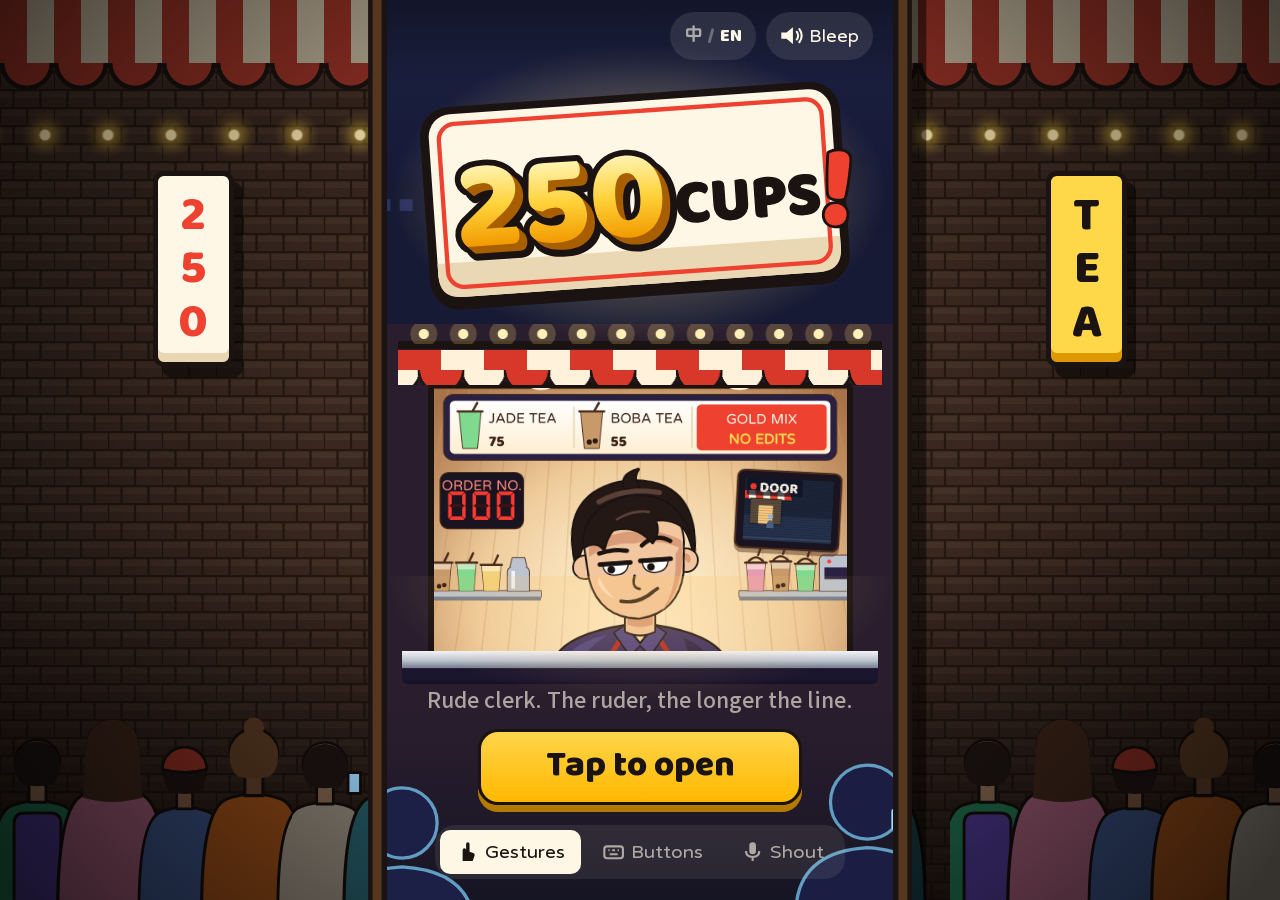
<file: game/index.html>
<!doctype html>
<html lang="zh-Hant-TW">
<head>
  <link rel="icon" type="image/svg+xml" href="favicon.svg">
  <meta charset="utf-8">
  <meta name="viewport" content="width=device-width, initial-scale=1, maximum-scale=1, user-scalable=no, viewport-fit=cover">
  <meta name="theme-color" content="#0E1120">
  <title>來250杯！ 250 Cups!</title>
  <link rel="preload" as="font" type="font/woff2" crossorigin href="fonts/huninn.woff2">
  <link rel="preload" as="font" type="font/woff2" crossorigin href="fonts/baloo2-800.woff2">
  <link rel="stylesheet" href="style.css">
</head>
<body>
  <div id="app" aria-live="polite"></div>
  <noscript>需要 JavaScript 才能開店。This game needs JavaScript.</noscript>
  <script type="module" src="src/main.js"></script>
</body>
</html>
</file>
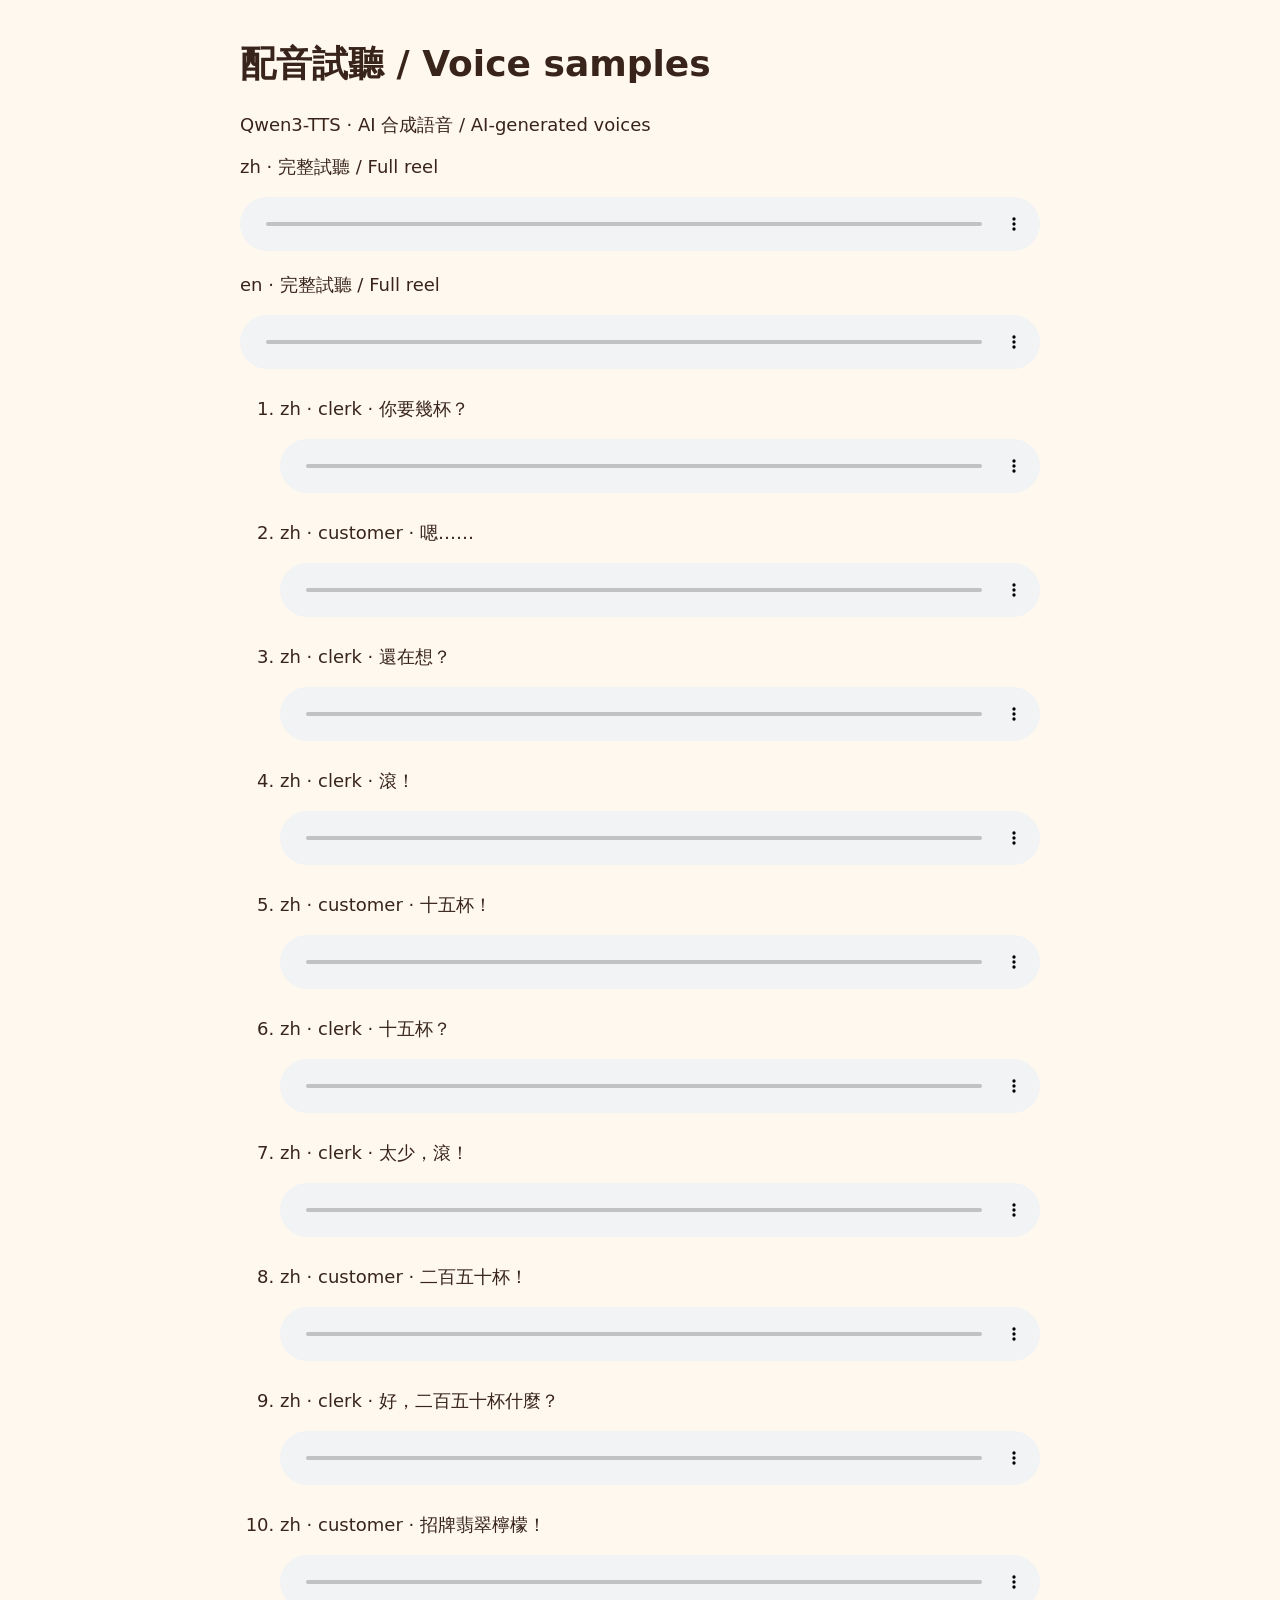
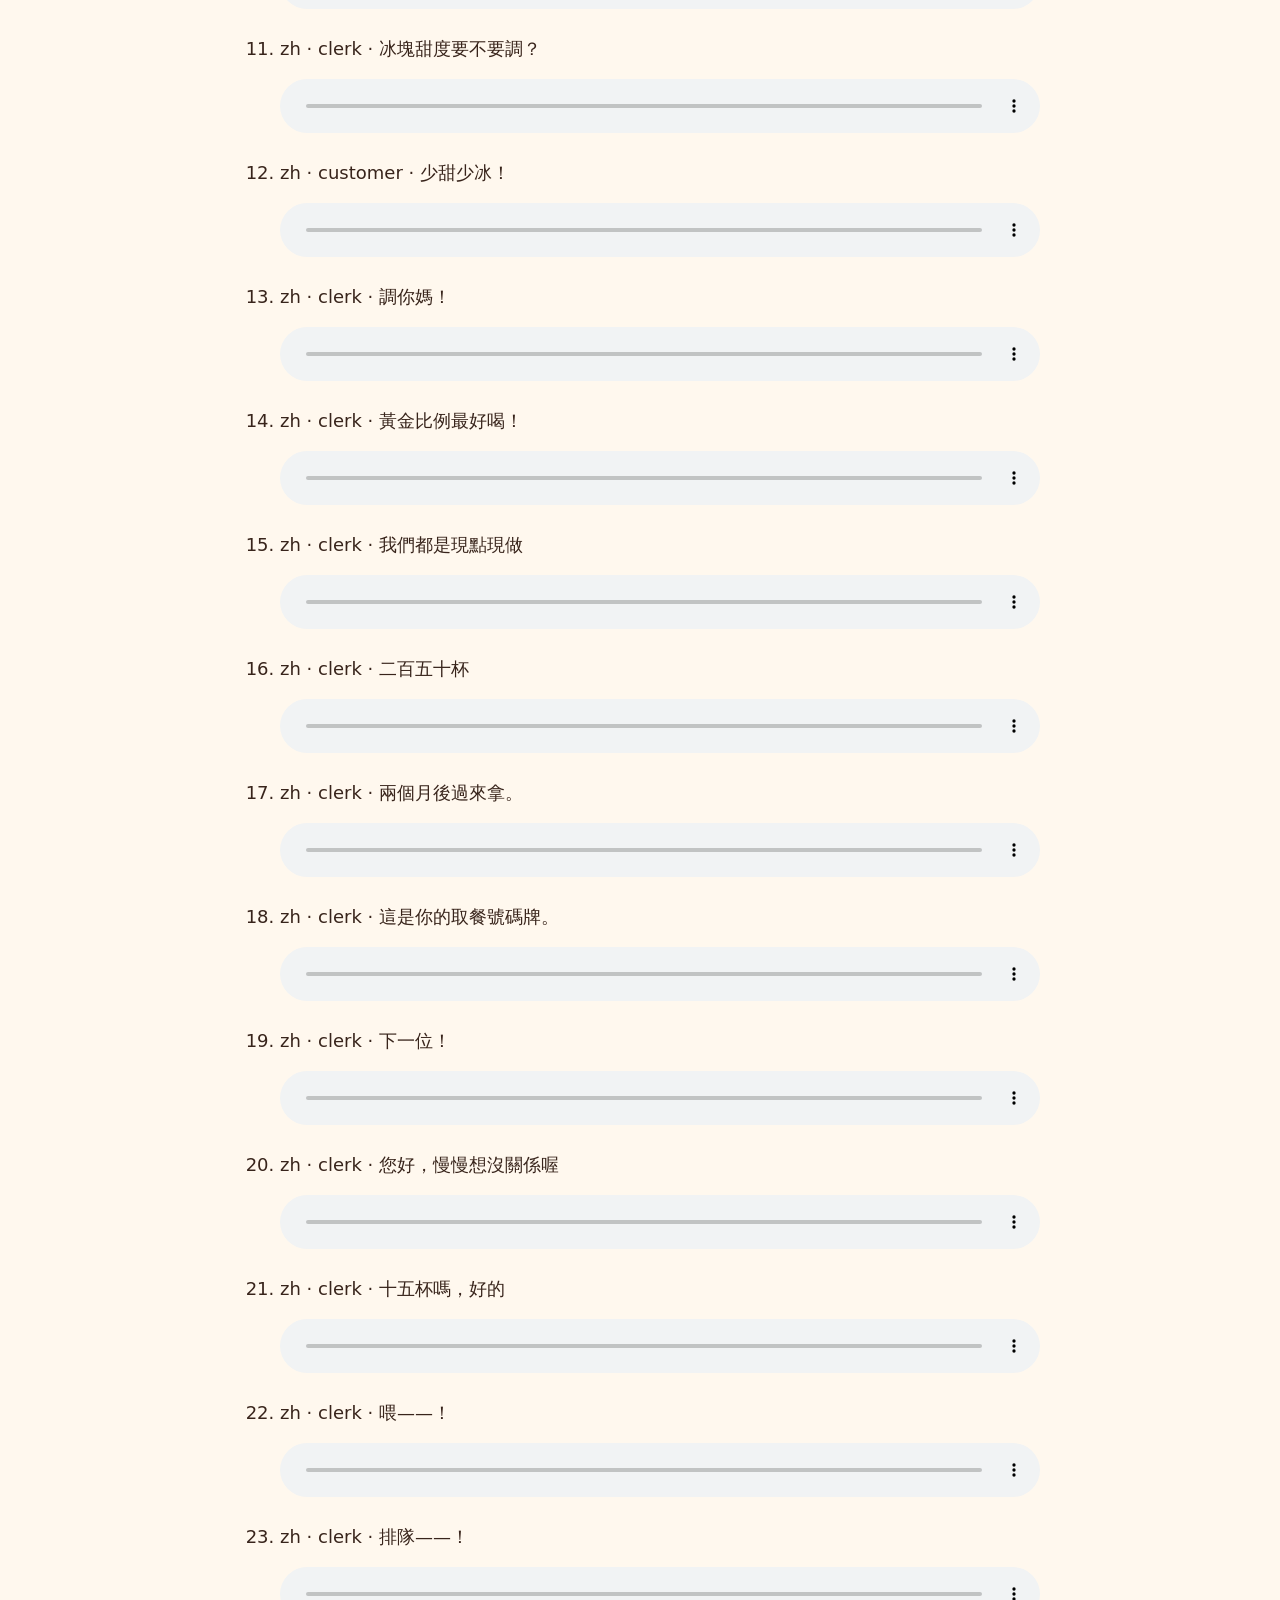
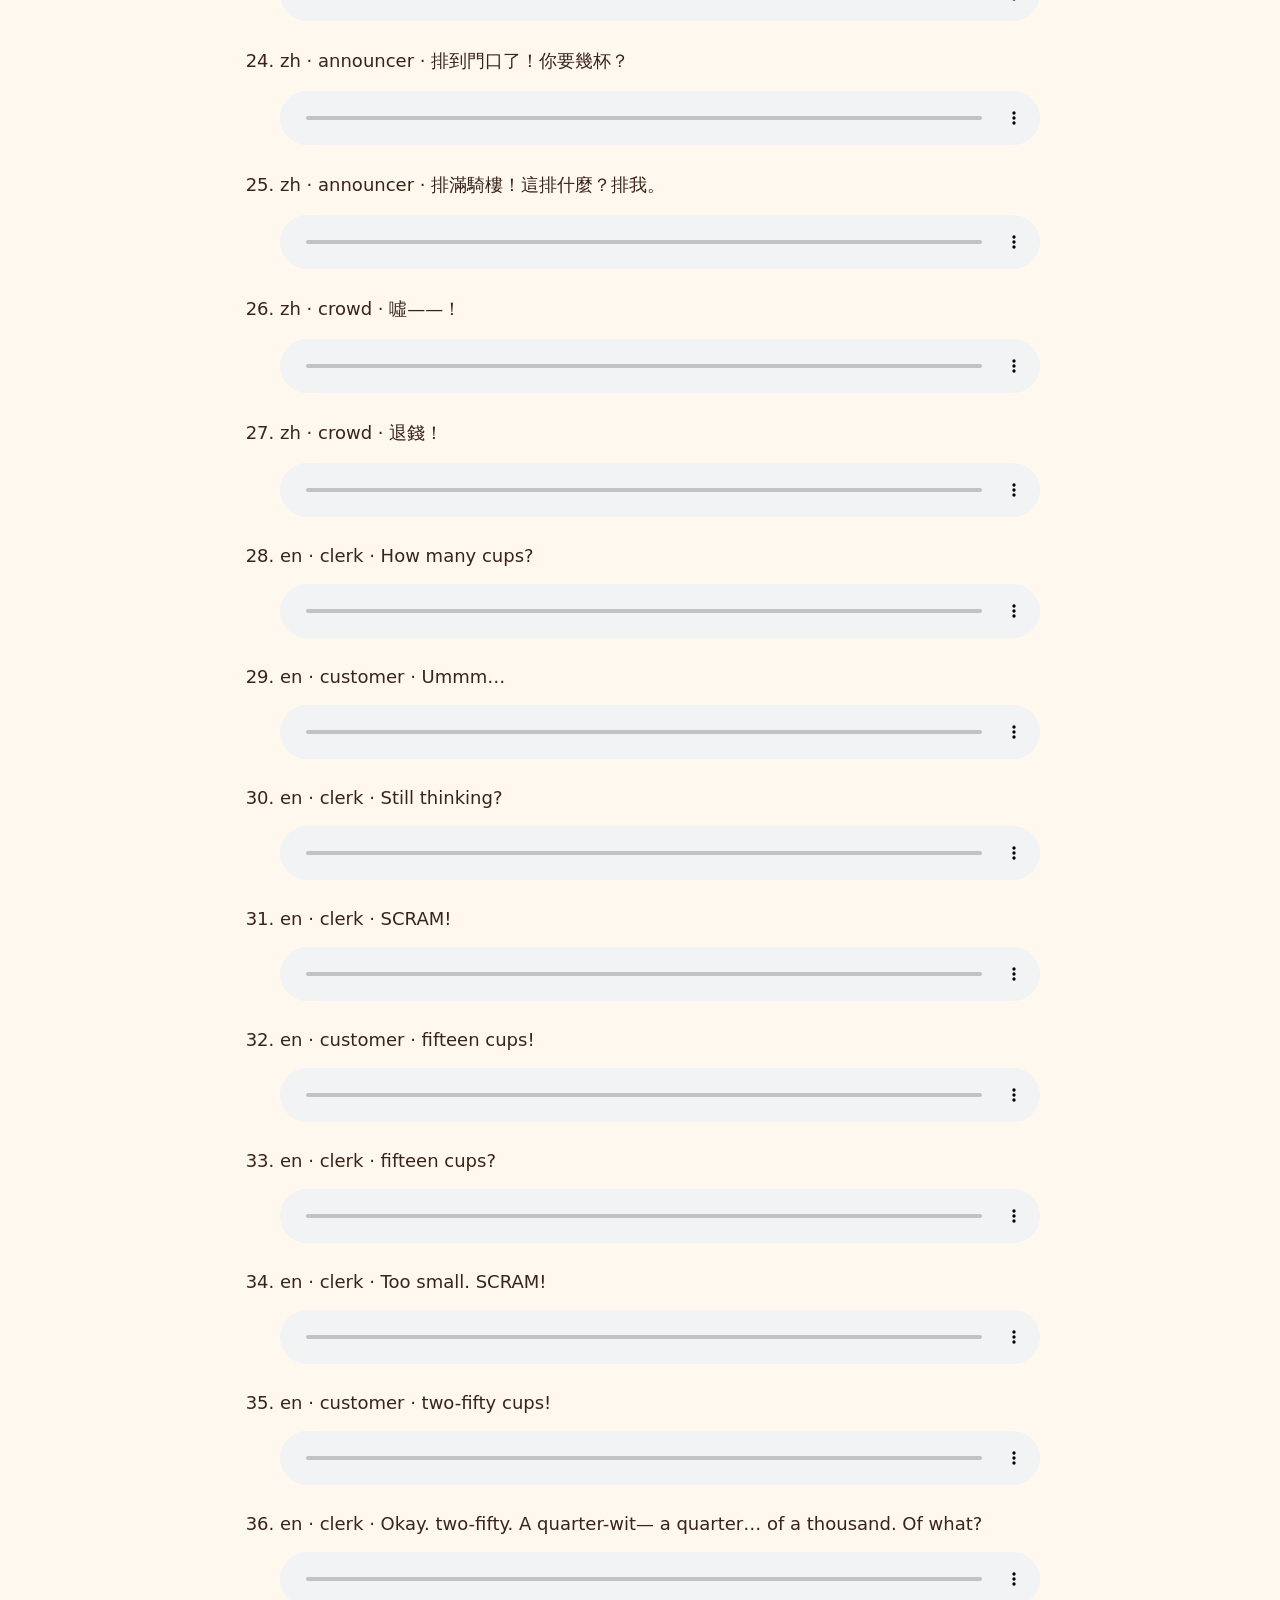
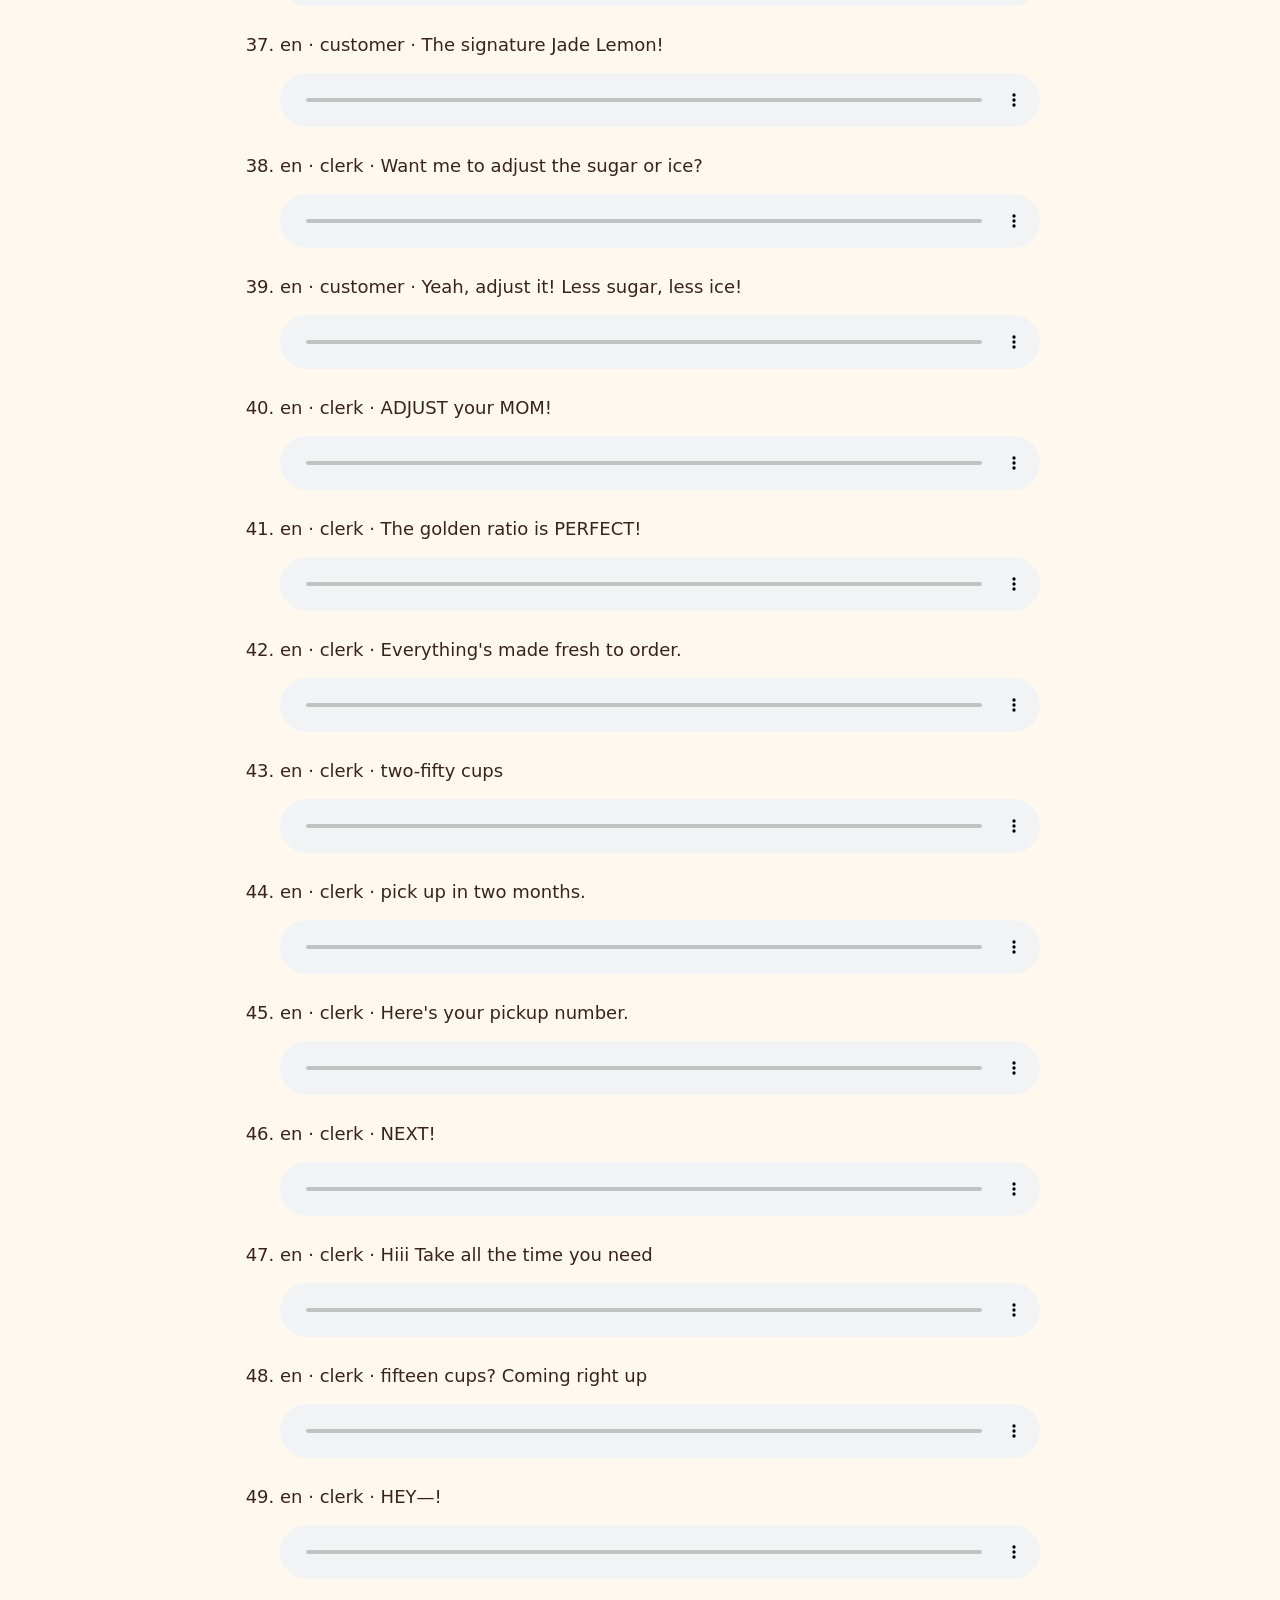
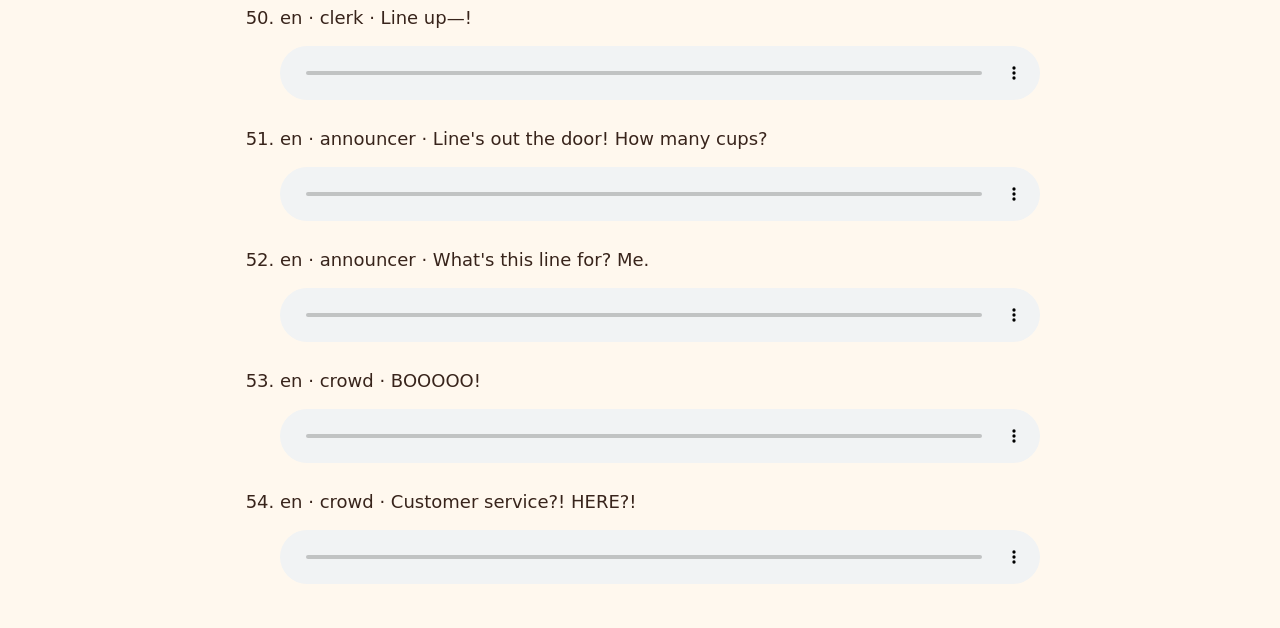
<file: docs/voice/samples/index.html>
<!doctype html><html lang="zh-Hant"><meta charset="utf-8"><meta name="viewport" content="width=device-width,initial-scale=1"><title>配音試聽 / Voice samples</title><style>body{font:18px system-ui;max-width:800px;margin:40px auto;padding:0 20px;background:#fff8ee;color:#38241b}li{margin:24px 0}audio{width:100%}</style><h1>配音試聽 / Voice samples</h1><p>Qwen3-TTS · AI 合成語音 / AI-generated voices</p><p>zh · 完整試聽 / Full reel</p><audio controls preload="none" src="zh-showreel.wav"></audio><p>en · 完整試聽 / Full reel</p><audio controls preload="none" src="en-showreel.wav"></audio><ol><li><p>zh · clerk · 你要幾杯？</p><audio controls preload="none" src="01-zh-clerk.wav"></audio></li><li><p>zh · customer · 嗯……</p><audio controls preload="none" src="02-zh-customer.wav"></audio></li><li><p>zh · clerk · 還在想？</p><audio controls preload="none" src="03-zh-clerk.wav"></audio></li><li><p>zh · clerk · 滾！</p><audio controls preload="none" src="04-zh-clerk.wav"></audio></li><li><p>zh · customer · 十五杯！</p><audio controls preload="none" src="05-zh-customer.wav"></audio></li><li><p>zh · clerk · 十五杯？</p><audio controls preload="none" src="06-zh-clerk.wav"></audio></li><li><p>zh · clerk · 太少，滾！</p><audio controls preload="none" src="07-zh-clerk.wav"></audio></li><li><p>zh · customer · 二百五十杯！</p><audio controls preload="none" src="08-zh-customer.wav"></audio></li><li><p>zh · clerk · 好，二百五十杯什麼？</p><audio controls preload="none" src="09-zh-clerk.wav"></audio></li><li><p>zh · customer · 招牌翡翠檸檬！</p><audio controls preload="none" src="10-zh-customer.wav"></audio></li><li><p>zh · clerk · 冰塊甜度要不要調？</p><audio controls preload="none" src="11-zh-clerk.wav"></audio></li><li><p>zh · customer · 少甜少冰！</p><audio controls preload="none" src="12-zh-customer.wav"></audio></li><li><p>zh · clerk · 調你媽！</p><audio controls preload="none" src="13-zh-clerk.wav"></audio></li><li><p>zh · clerk · 黃金比例最好喝！</p><audio controls preload="none" src="14-zh-clerk.wav"></audio></li><li><p>zh · clerk · 我們都是現點現做</p><audio controls preload="none" src="15-zh-clerk.wav"></audio></li><li><p>zh · clerk · 二百五十杯</p><audio controls preload="none" src="16-zh-clerk.wav"></audio></li><li><p>zh · clerk · 兩個月後過來拿。</p><audio controls preload="none" src="17-zh-clerk.wav"></audio></li><li><p>zh · clerk · 這是你的取餐號碼牌。</p><audio controls preload="none" src="18-zh-clerk.wav"></audio></li><li><p>zh · clerk · 下一位！</p><audio controls preload="none" src="19-zh-clerk.wav"></audio></li><li><p>zh · clerk · 您好，慢慢想沒關係喔</p><audio controls preload="none" src="20-zh-clerk.wav"></audio></li><li><p>zh · clerk · 十五杯嗎，好的</p><audio controls preload="none" src="21-zh-clerk.wav"></audio></li><li><p>zh · clerk · 喂——！</p><audio controls preload="none" src="22-zh-clerk.wav"></audio></li><li><p>zh · clerk · 排隊——！</p><audio controls preload="none" src="23-zh-clerk.wav"></audio></li><li><p>zh · announcer · 排到門口了！你要幾杯？</p><audio controls preload="none" src="24-zh-announcer.wav"></audio></li><li><p>zh · announcer · 排滿騎樓！這排什麼？排我。</p><audio controls preload="none" src="25-zh-announcer.wav"></audio></li><li><p>zh · crowd · 噓——！</p><audio controls preload="none" src="26-zh-crowd.wav"></audio></li><li><p>zh · crowd · 退錢！</p><audio controls preload="none" src="27-zh-crowd.wav"></audio></li><li><p>en · clerk · How many cups?</p><audio controls preload="none" src="28-en-clerk.wav"></audio></li><li><p>en · customer · Ummm…</p><audio controls preload="none" src="29-en-customer.wav"></audio></li><li><p>en · clerk · Still thinking?</p><audio controls preload="none" src="30-en-clerk.wav"></audio></li><li><p>en · clerk · SCRAM!</p><audio controls preload="none" src="31-en-clerk.wav"></audio></li><li><p>en · customer · fifteen cups!</p><audio controls preload="none" src="32-en-customer.wav"></audio></li><li><p>en · clerk · fifteen cups?</p><audio controls preload="none" src="33-en-clerk.wav"></audio></li><li><p>en · clerk · Too small. SCRAM!</p><audio controls preload="none" src="34-en-clerk.wav"></audio></li><li><p>en · customer · two-fifty cups!</p><audio controls preload="none" src="35-en-customer.wav"></audio></li><li><p>en · clerk · Okay. two-fifty. A quarter-wit— a quarter… of a thousand. Of what?</p><audio controls preload="none" src="36-en-clerk.wav"></audio></li><li><p>en · customer · The signature Jade Lemon!</p><audio controls preload="none" src="37-en-customer.wav"></audio></li><li><p>en · clerk · Want me to adjust the sugar or ice?</p><audio controls preload="none" src="38-en-clerk.wav"></audio></li><li><p>en · customer · Yeah, adjust it! Less sugar, less ice!</p><audio controls preload="none" src="39-en-customer.wav"></audio></li><li><p>en · clerk · ADJUST your MOM!</p><audio controls preload="none" src="40-en-clerk.wav"></audio></li><li><p>en · clerk · The golden ratio is PERFECT!</p><audio controls preload="none" src="41-en-clerk.wav"></audio></li><li><p>en · clerk · Everything&#x27;s made fresh to order.</p><audio controls preload="none" src="42-en-clerk.wav"></audio></li><li><p>en · clerk · two-fifty cups</p><audio controls preload="none" src="43-en-clerk.wav"></audio></li><li><p>en · clerk · pick up in two months.</p><audio controls preload="none" src="44-en-clerk.wav"></audio></li><li><p>en · clerk · Here&#x27;s your pickup number.</p><audio controls preload="none" src="45-en-clerk.wav"></audio></li><li><p>en · clerk · NEXT!</p><audio controls preload="none" src="46-en-clerk.wav"></audio></li><li><p>en · clerk · Hiii Take all the time you need</p><audio controls preload="none" src="47-en-clerk.wav"></audio></li><li><p>en · clerk · fifteen cups? Coming right up</p><audio controls preload="none" src="48-en-clerk.wav"></audio></li><li><p>en · clerk · HEY—!</p><audio controls preload="none" src="49-en-clerk.wav"></audio></li><li><p>en · clerk · Line up—!</p><audio controls preload="none" src="50-en-clerk.wav"></audio></li><li><p>en · announcer · Line&#x27;s out the door! How many cups?</p><audio controls preload="none" src="51-en-announcer.wav"></audio></li><li><p>en · announcer · What&#x27;s this line for? Me.</p><audio controls preload="none" src="52-en-announcer.wav"></audio></li><li><p>en · crowd · BOOOOO!</p><audio controls preload="none" src="53-en-crowd.wav"></audio></li><li><p>en · crowd · Customer service?! HERE?!</p><audio controls preload="none" src="54-en-crowd.wav"></audio></li></ol></html>
</file>
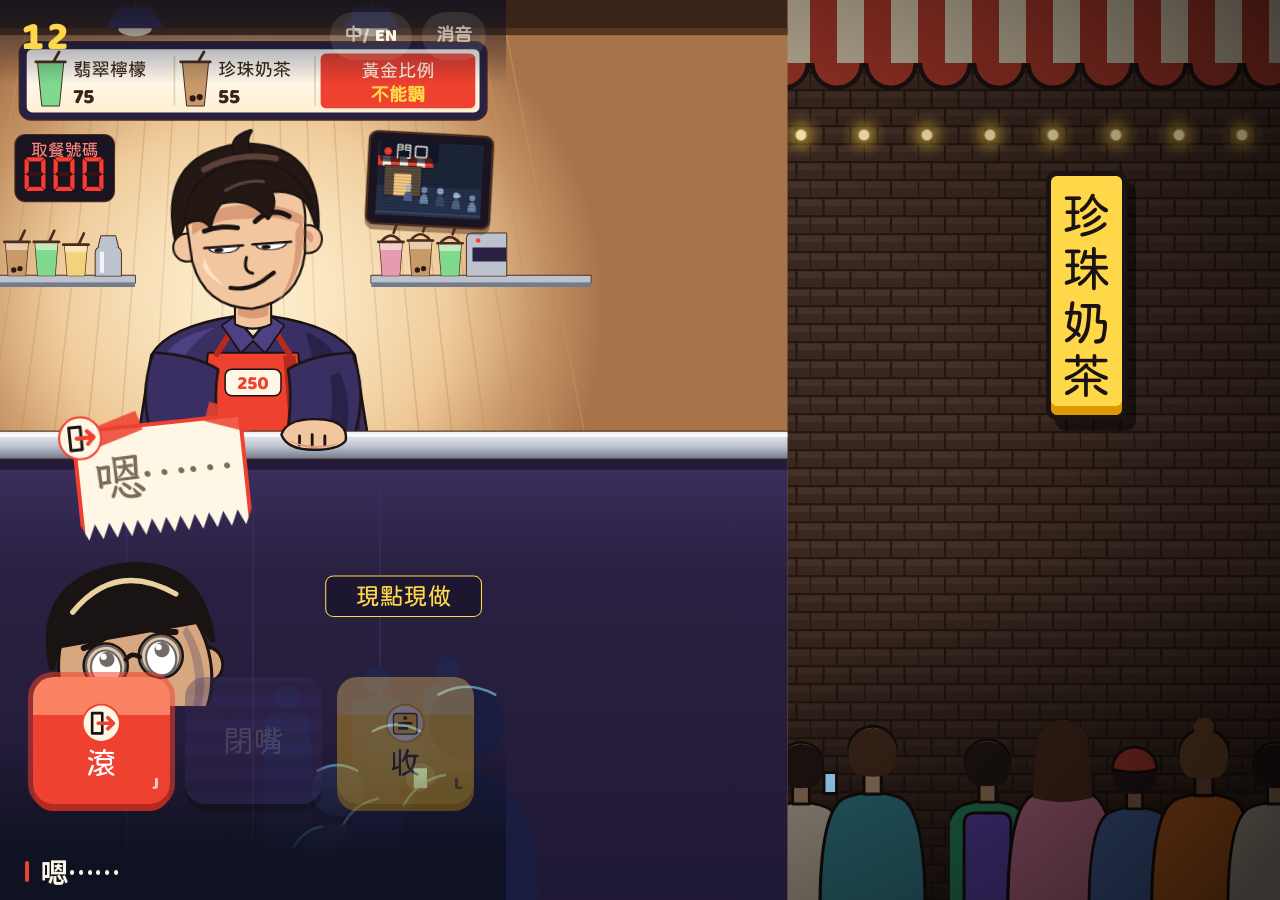
<file: game/art-demo.html>
<!doctype html>
<html lang="zh-Hant-TW">
<head>
  <link rel="icon" type="image/svg+xml" href="favicon.svg">
  <meta charset="utf-8">
  <meta name="viewport" content="width=device-width, initial-scale=1, viewport-fit=cover">
  <meta name="theme-color" content="#1B1311">
  <title>Art Demo — 來250杯！</title>
  <link rel="stylesheet" href="style.css">
  <style>
    /* demo-only chrome */
    body.sheet { overflow: auto; height: auto; }
    body.sheet .wrap { padding: 16px; display: grid; gap: 24px; }
    h2 { margin: 0 0 8px; font: 900 18px var(--font-zh); color: var(--lemon); }
    .row { display: flex; flex-wrap: wrap; gap: 12px; align-items: flex-end; }
    .cell { position: relative; text-align: center; font: 700 12px var(--font-zh); color: var(--text-dim); }
    .mini-stage { position: relative; width: 170px; height: calc(170px * 16 / 9); container-type: size; overflow: hidden; background: var(--ink); border-radius: 8px; }
    .mini-stage .stage { width: 100%; height: 100%; }
    .mini-stage .app { position: absolute; }
    .cust-box { position: relative; width: 120px; height: 120px; container-type: size; background: var(--counter, #2A2142); }
    .cust-box .cust-wrap { left: 0; top: 0; width: 100cqw; height: 75cqw; }
    .cust-box .cust { width: 100cqw; height: 100cqw; }
    .cust-box.tall { height: 150px; }
    .cust-box .cust-wrap.boss { height: 125cqw; }
    .cust-box .cust-wrap.boss .cust { width: 100cqw; height: 125cqw; }
    .prop-box { position: relative; width: 150px; height: 120px; display: grid; place-items: center; background: var(--night-700, #1B2040); border-radius: 8px; }
    .prop-box svg { max-width: 120px; max-height: 100px; overflow: visible; }
    .logo-box { width: 340px; padding: 16px; background: var(--night-900, #0E1120); border-radius: 8px; }
    .logo-box svg { width: 100%; display: block; overflow: visible; }
    .sign-box { position: relative; width: 170px; height: 120px; container-type: inline-size; }
    .sign-box .sign { scale: .9; }
    .sign-box .sign { left: 30%; top: 50%; }
    .mon-box { position: relative; width: 172px; height: 128px; container-type: inline-size; }
    .mon-box .monitor { left: 0; top: 0; width: 100%; height: 100%; rotate: 0deg; border-width: 3.4cqw; }
    .pad-demo { position: relative; width: 360px; height: 128px; container-type: inline-size; }
    .pad-demo .pad { top: 0; }
    .tiny { position: relative; width: 120px; height: 120px; container-type: inline-size; }
  </style>
</head>
<body>
<div id="root"></div>
<script type="module">
import {
  CLERK_SVG, SHOP_SVG, COUNTER_SVG, customerSVG, signSVG, miniSign, KEY_ICONS, FINGER_SVG, DOOR_GATE_SVG,
  STAR_SVG, ticketHTML, MONITOR_SCENES, monitorHTML, queueCapText, queueCrowd,
  LOGO_SVG, logoSVG, cupStackSVG, MEGAPHONE_SVG, PHONE_SVG, CALCULATOR_SVG, SLIPS_SVG, PARTICLE_SVG,
} from './src/art.js';
import { getContent } from './src/content.js';

const P = new URLSearchParams(location.search);
const lang = P.get('lang') === 'en' ? 'en' : 'zh';
const CUSTOMERS = getContent(lang).customers;
const byId = (id) => CUSTOMERS.find((c) => c.id === Number(id)) || CUSTOMERS[0];
const root = document.getElementById('root');
document.documentElement.lang = lang === 'en' ? 'en' : 'zh-Hant-TW';

const LABELS = lang === 'en' ? { gun: 'SCRAM', shut: 'SHUT IT', take: 'DEAL' } : { gun: '滾', shut: '閉嘴', take: '收' };
const padHTML = (opts = {}) => `<footer class="pad">${['gun', 'shut', 'take'].map((k, i) =>
  `<button class="btn btn-${k}"${opts.dim && opts.dim !== k ? ' data-dim' : ''}${opts.glow === k ? ' data-glow' : ''}${opts.covered && k === 'shut' ? ' data-covered' : ''}>` +
  `<span class="ring"></span>${KEY_ICONS[k]}<span class="btn-label">${LABELS[k]}</span><span class="btn-hint">${'JKL'[i]}</span></button>`).join('')}</footer>`;

function stageHTML(o) {
  const FIXED_SRC = { hesitant: 1, fifteen: 43, c250: 47 };
  const cust = o.fixed ? byId(FIXED_SRC[o.fixed]) : byId(o.cust);
  const q = Number(o.q ?? 12);
  const signOpts = o.signText ? { text: o.signText, kind: o.kind } : (o.kind ? { kind: o.kind } : {});
  const sign = o.sign === 'none' ? '' : signSVG(cust, lang, signOpts)
    .replace('data-state="down"', `data-state="${o.state || 'up'}"`);
  return `<div class="stage${o.stageCls ? ' ' + o.stageCls : ''}"><div class="shaker">
    <div class="cam" style="${o.cam || ''}">
      <div class="shop"${o.gold ? ' data-gold' : ''}>${SHOP_SVG}</div>
      ${monitorHTML(q, lang).replace('class="monitor"', `class="monitor"${o.zoom ? ' data-zoom' : ''}`)}
      ${CLERK_SVG.replace('data-mood="idle"', `data-mood="${o.mood || 'idle'}"`).replace('class="clerk"', `class="clerk ${o.flags || ''}"`)}
      <div class="counter${q > 3 ? ' cap' : ''}" data-q="${Math.min(3, q)}" data-crowd="${queueCrowd(q)}">${COUNTER_SVG.replace('<text class="q-num" x="314" y="383"></text>', `<text class="q-num" x="314" y="383">${queueCapText(q)}</text>`)}</div>
      <div class="cust-wrap${o.custCls ? ' ' + o.custCls : ''}${cust && cust.boss ? ' boss' : ''}" data-face="${o.face || ''}"><div class="cust-clip">${customerSVG(cust, 0, { fixed: o.fixed, gray: !!o.gray })}</div></div>
      ${sign}
    </div>
    <header class="hud"><div class="hud-row"><div class="hud-queue"><span class="hud-label">${lang === 'en' ? 'Line' : '排隊'}</span><span class="hud-qnum">${q.toLocaleString()}</span></div>
      <div class="hud-toggles"><button class="tog">中/<b>EN</b></button><button class="tog">${lang === 'en' ? 'Bleep' : '消音'}</button></div></div>
      <div class="hud-bars"><div class="bar bar-aura${o.day1 ? ' off' : ''}"><span class="bar-label">${lang === 'en' ? 'Aura' : '氣勢'}</span><div class="bar-track"><div class="bar-fill" style="width:70%"></div></div></div>
      <div class="bar bar-fury${o.day1 ? ' off' : ''}"><span class="bar-label">${lang === 'en' ? 'Fury' : '火氣'}</span><div class="bar-track"><div class="bar-fill" style="width:35%"></div></div></div></div></header>
    <div class="hz-layer">${o.hz || ''}</div>
    <section class="subs">${o.sub || `<div class="sub sub-cust" style="--bar:var(--gun)">${lang === 'en' ? 'Ummm…' : '嗯……'}</div>`}</section>
    ${padHTML(o.pad || {})}
    ${o.extra || ''}
  </div></div>`;
}

const S1 = (t) => `<svg class="hz s1 placed" viewBox="0 0 100 177.8"><g class="hz-anim" transform="rotate(-7 50 76)" font-family="Noto Sans TC, sans-serif" font-weight="900" text-anchor="middle" paint-order="stroke" stroke-linejoin="round"><text x="50" y="76" font-size="24" stroke="#1B1311" stroke-width="4.6" fill="#1B1311">${t}</text><text x="50" y="76" font-size="24" stroke="#E8402F" stroke-width="2.6" fill="#FFE14D">${t}</text></g></svg>`;

const PRESETS = {
  idle: { mood: 'idle', flags: 'squint', cust: 1, fixed: 'hesitant', day1: true, pad: { glow: 'gun', dim: 'gun', covered: true } },
  hit: { mood: 'hit', fixed: 'fifteen', face: '', q: 1, hz: S1('滾！'), sub: '<div class="sub">太少，滾！</div>', extra: '<div class="flash"></div>' },
  perfect: { mood: 'perfect', fixed: 'c250', q: 2, sub: '<div class="sub">好，250杯什麼？</div>' },
  polite: { mood: 'polite', flags: 'crack', cust: 12, q: 2, stageCls: 'polite', sub: '<div class="sub">好的～少甜少冰～幫您調～</div>', kind: 'shut', signText: '少甜少冰' },
  rage: { mood: 'rage', cust: 46, q: 480, stageCls: 'rage', sub: '<div class="sub">100杯！兩個月後來拿！</div>' },
  zoom: { mood: 'idle', cust: 43, q: 1281, zoom: true },
  gold: { mood: 'hit', flags: 'point-sign', fixed: 'c250', gold: true, q: 2, sign: 'none', sub: '<div class="sub">黃金比例最好喝！</div>' },
  guide: { mood: 'idle', fixed: 'hesitant', q: 0, day1: true, pad: { glow: 'gun', dim: 'gun', covered: true },
    extra: `<svg class="guide-line" viewBox="0 0 100 177.8" preserveAspectRatio="none" style="--c:var(--gun)"><path d="M30 104 Q24 128 18 150"/></svg><div class="finger" style="left:18cqw;top:150cqw">${FINGER_SVG}</div>` },
};

function renderStage() {
  const name = P.get('preset') || 'idle';
  const o = { ...(PRESETS[name] || PRESETS.idle) };
  for (const k of ['mood', 'flags', 'cust', 'fixed', 'face', 'q', 'state', 'kind', 'gold', 'zoom']) if (P.has(k)) o[k] = P.get(k);
  root.innerHTML = `<div class="app">${stageHTML(o)}</div>`;
}

function renderSheet() {
  document.body.classList.add('sheet');
  const moods = ['idle', 'hit', 'perfect', 'polite', 'rage', 'over'];
  const flags = [['squint', 'idle'], ['crack', 'polite'], ['brow', 'idle'], ['look-down', 'idle'], ['point-sign', 'hit'], ['reach', 'idle']];
  const mini = (o, label) => `<div class="cell"><div class="mini-stage">${stageHTML({ day1: true, ...o })}</div>${label}</div>`;
  const custIds = [1, 6, 12, 41, 43, 46, 47, 48, 72, 85, 93, 100];
  const faces = ['', 'gun', 'shut', 'take'];
  const custBox = (html, label, face = '', cls = '') => `<div class="cell"><div class="cust-box${cls ? ' tall' : ''}"><div class="cust-wrap ${cls}" data-face="${face}"><div class="cust-clip">${html}</div></div></div>${label}</div>`;
  const signSamples = [1, 43, 12, 18, 30, 46, 47, 48, 10, 72].map((id) => byId(id));
  root.innerHTML = `<div class="wrap">
    <section class="sec"><h2>Clerk moods (data-mood)</h2><div class="row">${moods.map((m) => mini({ mood: m, cust: 41, q: 5 }, m)).join('')}</div></section>
    <section class="sec"><h2>Clerk overlay flags</h2><div class="row">${flags.map(([f, m]) => mini({ mood: m, flags: f, cust: 41, q: 5 }, `${m}+${f}`)).join('')}</div></section>
    <section class="sec"><h2>Opening customers (fixed)</h2><div class="row">${['hesitant', 'fifteen', 'c250'].map((f) => custBox(customerSVG(null, 0, { fixed: f }), f)).join('')}
      ${custBox(customerSVG(null, 0, { fixed: 'c250', gray: true }), 'c250 gray (E12)')}
      ${custBox(customerSVG({ id: 'boss', boss: true }, 0), 'day 7 boss', '', 'boss')}</div></section>
    <section class="sec"><h2>Random customers (clip view)</h2><div class="row">${custIds.map((id) => custBox(customerSVG(byId(id), 0), '#' + id)).join('')}
      ${[1, 2, 3].map((v) => custBox(customerSVG(byId(41), v), '#41 visit ' + v)).join('')}</div></section>
    <section class="sec"><h2>Faces (data-face, full head, fly animation off)</h2>
      <div class="row" id="faces-full"></div></section>
    <section class="sec"><h2>Order signs (3 shapes + 250 + 249 trap)</h2><div class="row">${signSamples.map((c) => `<div class="cell"><div class="sign-box">${signSVG(c, lang).replace('data-state="down"', 'data-state="up"')}</div>#${c.id}</div>`).join('')}
      <div class="cell"><div class="sign-box">${signSVG(null, lang, { kind: 'shut', text: '少甜少冰', scribble: '去冰……微糖……' }).replace('data-state="down"', 'data-state="up"')}</div>D11 scribble</div>
      <div class="cell"><div class="sign-box">${signSVG(null, lang, { kind: 'take', text: '招牌翡翠檸檬' }).replace('data-state="down"', 'data-state="up"')}</div>D9 jade</div>
      <div class="cell"><div class="sign-box" id="timer-sign">${signSVG(byId(43), lang).replace('data-state="down"', 'data-state="up"')}</div>timer 60%</div>
      <div class="cell"><div class="sign-box">${signSVG(byId(46), lang).replace('data-state="down"', 'data-state="out-take"')}</div>out-take (stamp)</div>
      <div class="cell"><div class="sign-box">${signSVG(byId(46), lang, { back: true }).replace('data-state="down"', 'data-state="up"')}</div>back face</div>
    </div></section>
    <section class="sec"><h2>Mini signs (recap / closing card)</h2><div class="row" style="gap:24px;padding:12px;container-type:inline-size;width:360px">
      ${miniSign('gun', '嗯……')}${miniSign('gun', '15杯')}${miniSign('take', '250杯')}${miniSign('shut', '少甜少冰')}</div></section>
    <section class="sec"><h2>Monitor scenes</h2><div class="row">${MONITOR_SCENES.map((s) => `<div class="cell"><div class="mon-box">${monitorHTML(Math.max(s.min, 1) * 1.5 + 10, lang)}</div>${s.id} (≥${s.min})</div>`).join('')}</div></section>
    <section class="sec"><h2>Shared art for B / C: logo, cup tower, event props, particles</h2><div class="row">
      <div class="cell"><div class="logo-box">${LOGO_SVG}</div>LOGO_SVG</div><div class="cell"><div class="logo-box">${logoSVG('en')}</div>logoSVG('en')</div>
      ${[3, 5, 7].map((n) => `<div class="cell"><div class="prop-box">${cupStackSVG(n)}</div>cupStackSVG(${n})</div>`).join('')}
      <div class="cell"><div class="prop-box">${MEGAPHONE_SVG}</div>MEGAPHONE_SVG</div><div class="cell"><div class="prop-box">${PHONE_SVG}</div>PHONE_SVG</div>
      <div class="cell"><div class="prop-box">${CALCULATOR_SVG}</div>CALCULATOR_SVG</div><div class="cell"><div class="prop-box">${SLIPS_SVG}</div>SLIPS_SVG</div>
      ${Object.entries(PARTICLE_SVG).map(([k, v]) => `<div class="cell"><div class="prop-box" style="width:60px;height:60px"><div style="width:32px">${v}</div></div>${k}</div>`).join('')}
    </div></section>
    <section class="sec"><h2>Keys (normal / dim+glow / covered)</h2>
      <div class="pad-demo">${padHTML()}</div><div class="pad-demo">${padHTML({ dim: 'take', glow: 'take' })}</div><div class="pad-demo">${padHTML({ covered: true })}</div></section>
    <section class="sec"><h2>Props</h2><div class="row">
      <div class="cell"><div class="tiny">${KEY_ICONS.gun}</div>gun</div><div class="cell"><div class="tiny">${KEY_ICONS.shut}</div>shut</div><div class="cell"><div class="tiny">${KEY_ICONS.take}</div>take</div>
      <div class="cell"><div class="tiny">${FINGER_SVG}</div>finger</div><div class="cell"><div class="tiny">${STAR_SVG}</div>star</div>
      <div class="cell"><div class="tiny" style="width:90px;height:160px;overflow:hidden">${DOOR_GATE_SVG}</div>gate</div>
      <div class="cell" style="container-type:inline-size;width:360px;height:140px"><div style="position:relative;left:20px;top:10px">${ticketHTML()}</div>ticket</div>
    </div></section>
  </div>`;
  const t = document.querySelector('#timer-sign .sign-card');
  t.insertAdjacentHTML('beforeend', '<i class="sign-timer" style="transform:scaleX(.6)"></i>');
  // Faces: show the full head with the expression layer (no clip, no fly animation).
  document.getElementById('faces-full').innerHTML = faces.map((f) => `<div class="cell"><div class="cust-box demo-face" data-f="${f}"><div class="cust-wrap" data-face="${f}"><div class="cust-clip" style="overflow:visible">${customerSVG(byId(46), 0)}</div></div></div>${f || 'neutral'}</div>`).join('');
  document.querySelectorAll('.demo-face .cust').forEach((n) => { n.style.animation = 'none'; });
}

if (P.get('view') === 'sheet') renderSheet(); else renderStage();
window.__artReady = document.fonts ? document.fonts.ready : Promise.resolve();
</script>
</body>
</html>
</file>
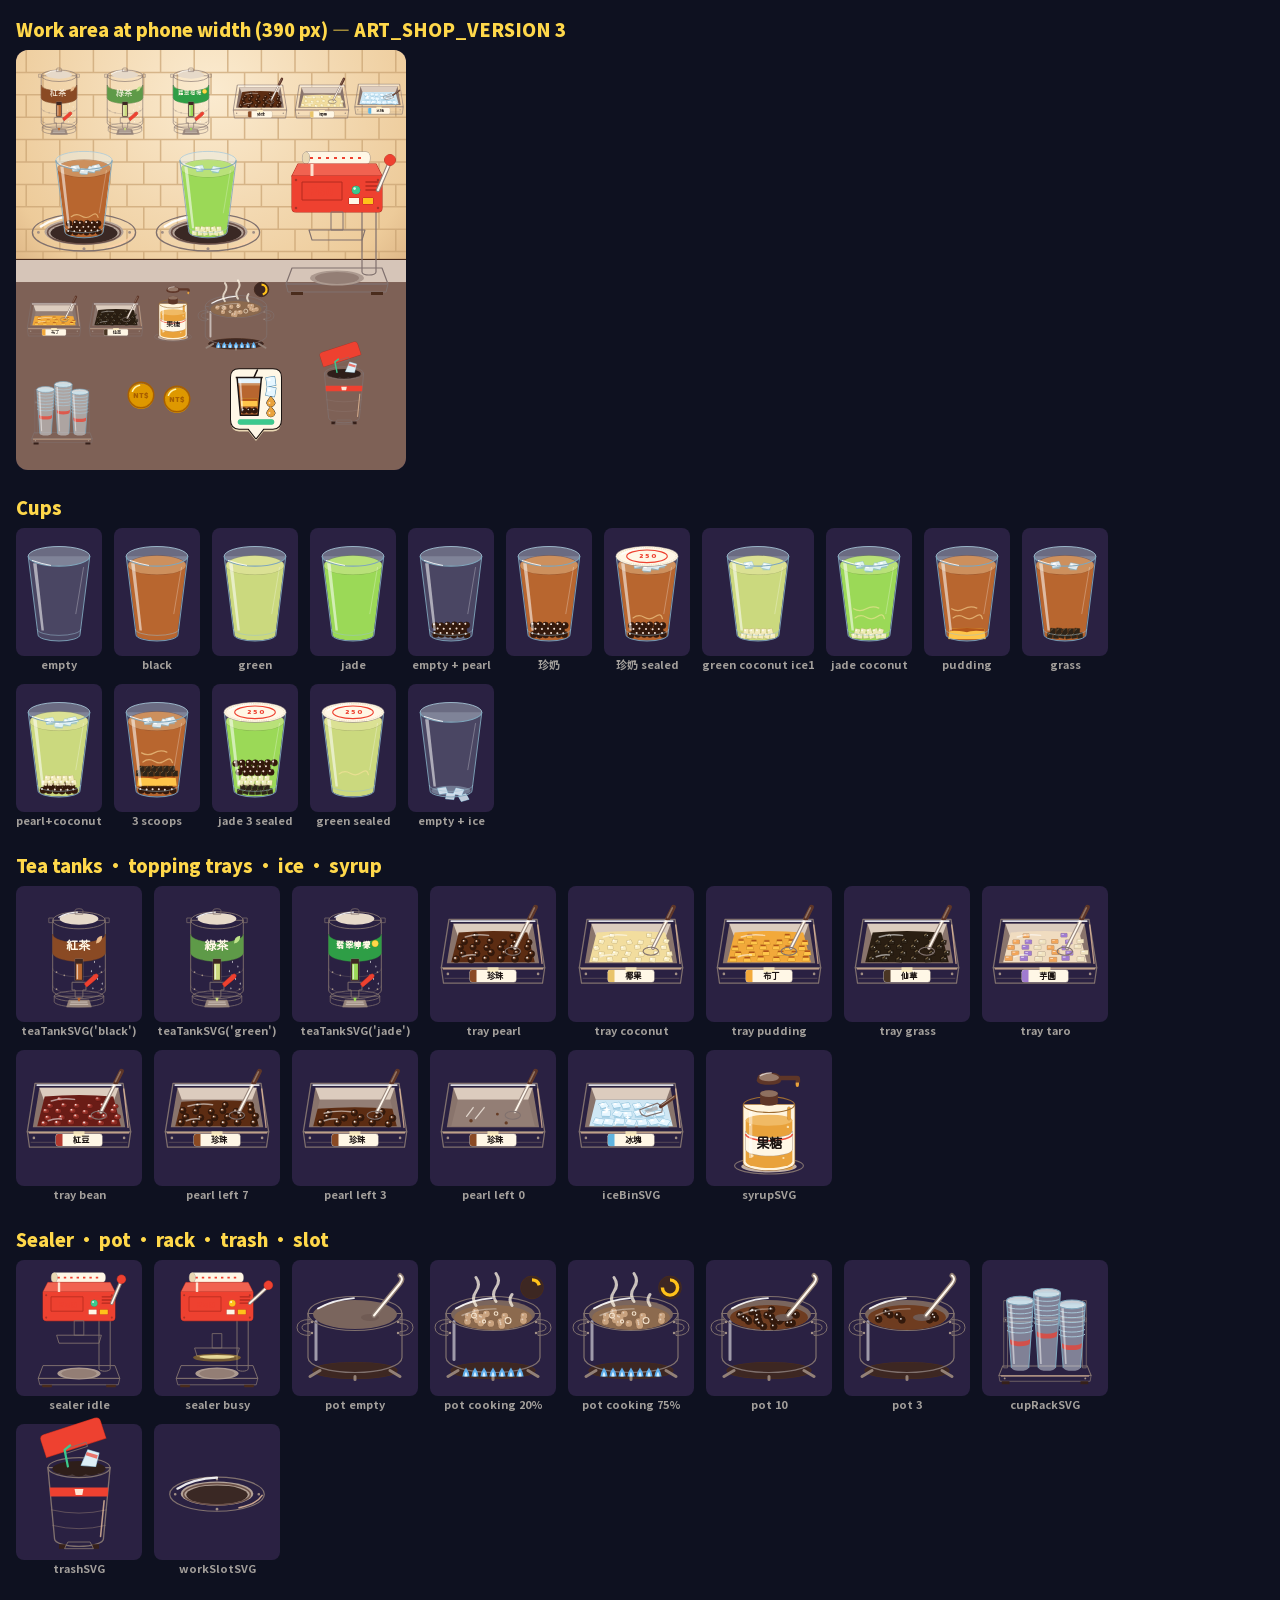
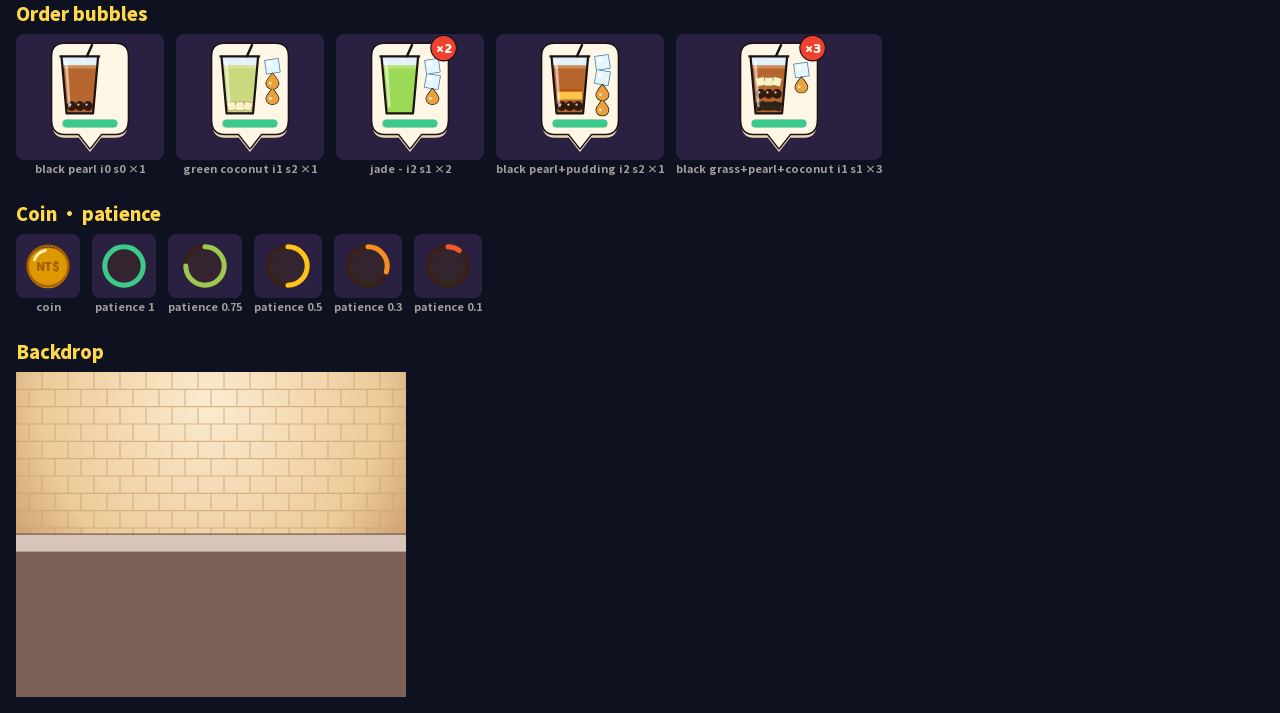
<file: game/art-shop-demo.html>
<!doctype html>
<html lang="zh-Hant-TW">
<head>
  <link rel="icon" type="image/svg+xml" href="favicon.svg">
  <meta charset="utf-8">
  <meta name="viewport" content="width=device-width, initial-scale=1, viewport-fit=cover">
  <meta name="theme-color" content="#1B1311">
  <title>Shop Art Demo — 來250杯！</title>
  <link rel="stylesheet" href="style.css">
  <style>
    /* demo-only chrome */
    html, body { overflow: auto; height: auto; }
    body { padding: 16px; }
    .wrap { display: grid; gap: 24px; max-width: 1100px; }
    h2 { margin: 0 0 8px; font: 900 18px var(--font-zh); color: var(--lemon); }
    .row { display: flex; flex-wrap: wrap; gap: 12px; align-items: flex-end; }
    .cell { text-align: center; font: 700 11px var(--font-zh); color: var(--text-dim); }
    .box { display: grid; place-items: end center; background: var(--counter, #2A2142); border-radius: 8px; padding: 8px; }
    .box svg { display: block; overflow: visible; }
    .cup svg { width: 70px; height: 112px; }
    .st svg { width: 110px; height: 120px; }
    .bub svg { width: 132px; height: 110px; }
    .sm svg { width: 48px; height: 48px; }
    /* phone-size composition: 390 px wide, the work area of docs/gameplay-v3-shop.md §2 */
    .phone { position: relative; width: 390px; height: 420px; overflow: hidden; border-radius: 12px; background: #2A2142; }
    .phone > * { position: absolute; }
    .phone .bd { inset: 0; }
    .phone .bd svg { width: 100%; height: 100%; display: block; }
    .phone svg { display: block; overflow: visible; width: 100%; height: 100%; }
  </style>
</head>
<body>
<div id="root"></div>
<script type="module">
import {
  cupSVG, teaTankSVG, toppingTraySVG, iceBinSVG, syrupSVG, sealerSVG, potSVG, cupRackSVG, trashSVG, workSlotSVG,
  orderBubbleSVG, coinSVG, patienceRingSVG, counterBackdropSVG, TEA_KINDS, TOPPING_KINDS, ART_SHOP_VERSION,
} from './src/shop/art-shop.js';

const cell = (cls, html, label) => `<div class="cell"><div class="box ${cls}">${html}</div>${label}</div>`;
const at = (x, y, w, h, html) => `<div style="left:${x}px;top:${y}px;width:${w}px;height:${h}px">${html}</div>`;

const cups = [
  [{}, 'empty'],
  [{ tea: 'black' }, 'black'],
  [{ tea: 'green' }, 'green'],
  [{ tea: 'jade' }, 'jade'],
  [{ toppings: ['pearl'] }, 'empty + pearl'],
  [{ tea: 'black', toppings: ['pearl'] }, '珍奶'],
  [{ tea: 'black', toppings: ['pearl'], ice: 2, sugar: 1, sealed: true }, '珍奶 sealed'],
  [{ tea: 'green', toppings: ['coconut'], ice: 1 }, 'green coconut ice1'],
  [{ tea: 'jade', toppings: ['coconut'], ice: 2, sugar: 2 }, 'jade coconut'],
  [{ tea: 'black', toppings: ['pudding'], sugar: 2 }, 'pudding'],
  [{ tea: 'black', toppings: ['grass'], ice: 1 }, 'grass'],
  [{ tea: 'green', toppings: ['pearl', 'coconut'], ice: 2 }, 'pearl+coconut'],
  [{ tea: 'black', toppings: ['pearl', 'pudding', 'grass'], ice: 2, sugar: 2 }, '3 scoops'],
  [{ tea: 'jade', toppings: ['grass', 'coconut', 'pearl'], sealed: true }, 'jade 3 sealed'],
  [{ tea: 'green', sealed: true, sugar: 1 }, 'green sealed'],
  [{ ice: 2 }, 'empty + ice'],
];

const orders = [
  { tea: 'black', toppings: ['pearl'], ice: 0, sugar: 0, count: 1 },
  { tea: 'green', toppings: ['coconut'], ice: 1, sugar: 2, count: 1 },
  { tea: 'jade', toppings: [], ice: 2, sugar: 1, count: 2 },
  { tea: 'black', toppings: ['pearl', 'pudding'], ice: 2, sugar: 2, count: 1 },
  { tea: 'black', toppings: ['grass', 'pearl', 'coconut'], ice: 1, sugar: 1, count: 3 },
];

function phone() {
  return `<div class="phone">
    <div class="bd">${counterBackdropSVG()}</div>
    ${TEA_KINDS.map((k, i) => at(14 + i * 66, 8, 58, 81, teaTankSVG(k))).join('')}
    ${at(214, 26, 60, 54, toppingTraySVG('pearl', 10))}
    ${at(276, 26, 60, 54, toppingTraySVG('coconut', 6))}
    ${at(336, 26, 54, 49, iceBinSVG())}
    ${at(8, 150, 120, 60, workSlotSVG())}${at(36, 92, 64, 102, cupSVG({ tea: 'black', toppings: ['pearl'], ice: 2, sugar: 1 }))}
    ${at(132, 150, 120, 60, workSlotSVG())}${at(160, 92, 64, 102, cupSVG({ tea: 'jade', toppings: ['coconut'], ice: 1 }))}
    ${at(266, 96, 110, 150, sealerSVG('idle'))}
    ${at(8, 244, 60, 54, toppingTraySVG('pudding', 3))}
    ${at(70, 244, 60, 54, toppingTraySVG('grass', 10))}
    ${at(136, 222, 42, 78, syrupSVG())}
    ${at(184, 230, 72, 72, potSVG({ scoops: 6, cookingPct: 0.45 }))}
    ${at(10, 318, 72, 79, cupRackSVG())}
    ${at(300, 300, 56, 77, trashSVG())}
    ${at(110, 330, 30, 30, coinSVG())}${at(146, 334, 30, 30, coinSVG())}
    ${at(196, 318, 88, 73, orderBubbleSVG(orders[3]))}
  </div>`;
}

document.getElementById('root').innerHTML = `<div class="wrap">
  <section><h2>Work area at phone width (390 px) — ART_SHOP_VERSION ${ART_SHOP_VERSION}</h2>${phone()}</section>
  <section><h2>Cups</h2><div class="row">${cups.map(([o, l]) => cell('cup', cupSVG(o), l)).join('')}</div></section>
  <section><h2>Tea tanks · topping trays · ice · syrup</h2><div class="row">
    ${TEA_KINDS.map((k) => cell('st', teaTankSVG(k), `teaTankSVG('${k}')`)).join('')}
    ${TOPPING_KINDS.map((k) => cell('st', toppingTraySVG(k), `tray ${k}`)).join('')}
    ${[7, 3, 0].map((n) => cell('st', toppingTraySVG('pearl', n), `pearl left ${n}`)).join('')}
    ${cell('st', iceBinSVG(), 'iceBinSVG')}${cell('st', syrupSVG(), 'syrupSVG')}
  </div></section>
  <section><h2>Sealer · pot · rack · trash · slot</h2><div class="row">
    ${cell('st', sealerSVG('idle'), 'sealer idle')}${cell('st', sealerSVG('busy'), 'sealer busy')}
    ${cell('st', potSVG({ scoops: 0, cookingPct: 1 }), 'pot empty')}${cell('st', potSVG({ scoops: 10, cookingPct: 0.2 }), 'pot cooking 20%')}
    ${cell('st', potSVG({ scoops: 10, cookingPct: 0.75 }), 'pot cooking 75%')}${cell('st', potSVG({ scoops: 10, cookingPct: 1 }), 'pot 10')}${cell('st', potSVG({ scoops: 3, cookingPct: 1 }), 'pot 3')}
    ${cell('st', cupRackSVG(), 'cupRackSVG')}${cell('st', trashSVG(), 'trashSVG')}${cell('st', workSlotSVG(), 'workSlotSVG')}
  </div></section>
  <section><h2>Order bubbles</h2><div class="row">${orders.map((o) => cell('bub', orderBubbleSVG(o), `${o.tea} ${o.toppings.join('+') || '-'} i${o.ice} s${o.sugar} ×${o.count}`)).join('')}</div></section>
  <section><h2>Coin · patience</h2><div class="row">${cell('sm', coinSVG(), 'coin')}${[1, 0.75, 0.5, 0.3, 0.1].map((p) => cell('sm', patienceRingSVG(p), `patience ${p}`)).join('')}</div></section>
  <section><h2>Backdrop</h2><div style="width:390px;height:325px;overflow:hidden">${counterBackdropSVG().replace('<svg ', '<svg style="width:100%;height:100%;display:block" ')}</div></section>
</div>`;
window.__artReady = document.fonts ? document.fonts.ready : Promise.resolve();
</script>
</body>
</html>
</file>
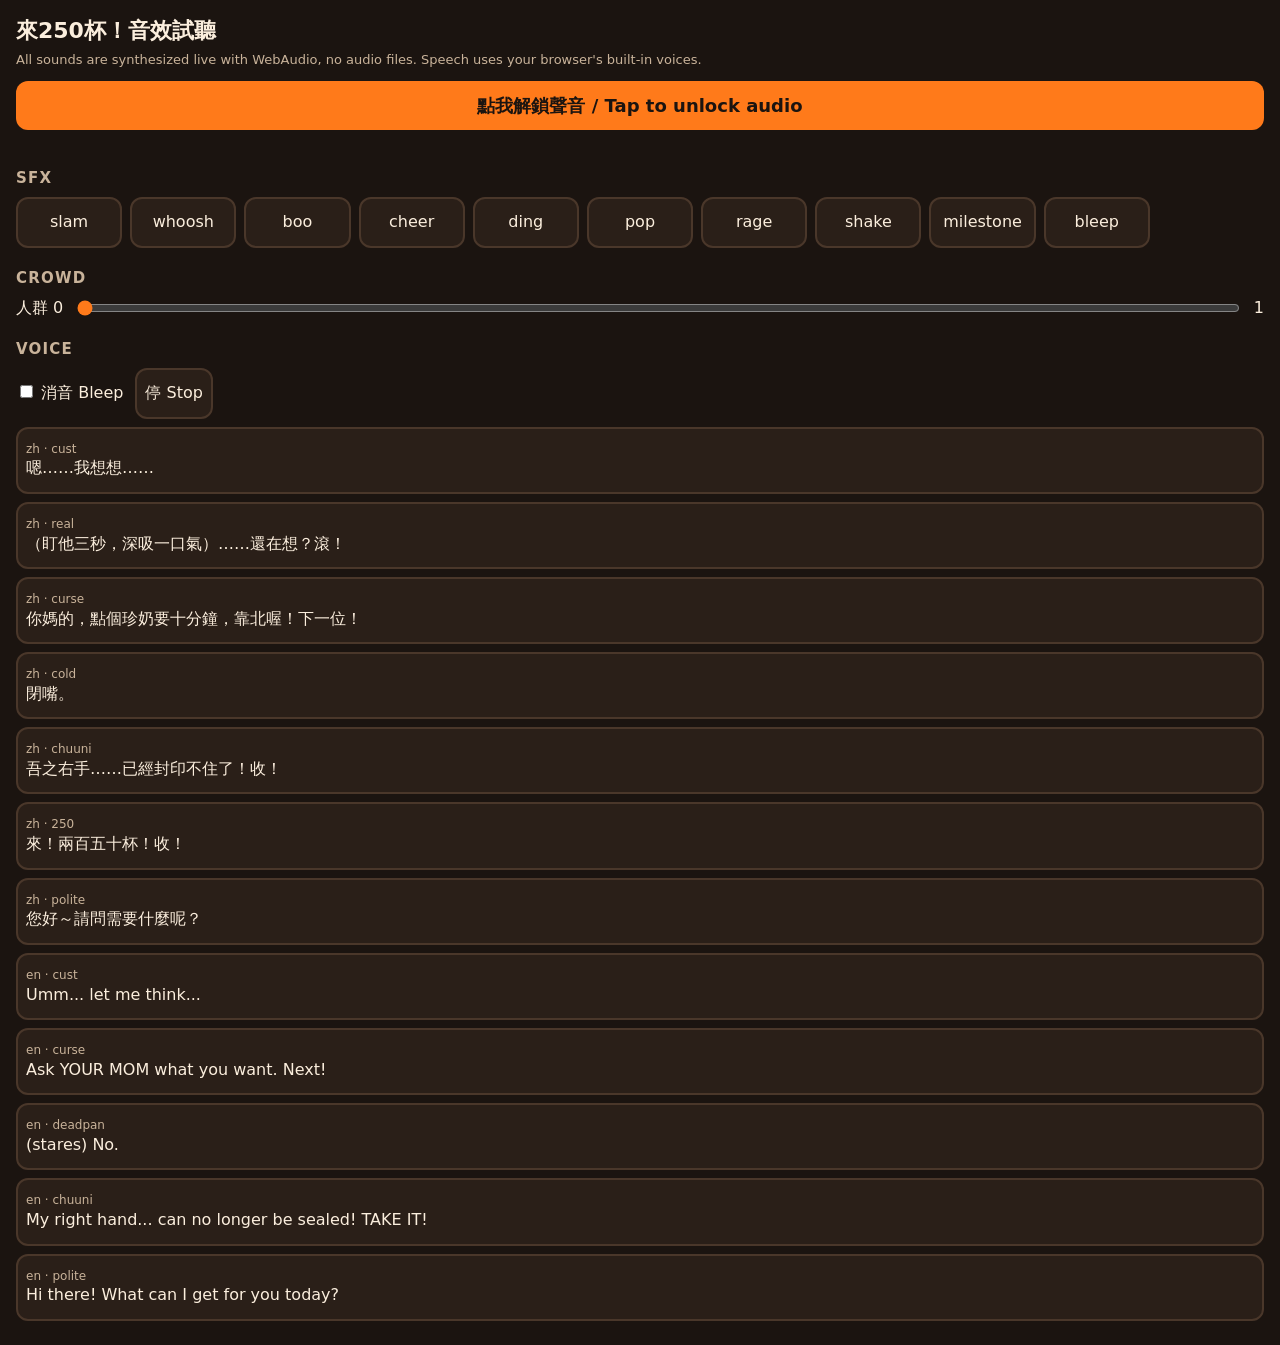
<file: game/audio-demo.html>
<!doctype html>
<html lang="zh-Hant">
<head>
  <link rel="icon" type="image/svg+xml" href="favicon.svg">
  <meta charset="utf-8">
  <meta name="viewport" content="width=device-width, initial-scale=1, viewport-fit=cover">
  <title>Audio Test Bench</title>
  <style>
    :root { --bg:#1b1410; --card:#2a1f18; --fg:#fbeedd; --muted:#c9b39a; --acc:#ff7a1a; --acc2:#ffd23f; }
    * { box-sizing: border-box; }
    body { margin:0; background:var(--bg); color:var(--fg); font:16px/1.4 system-ui, -apple-system, "PingFang TC", "Noto Sans TC", sans-serif; padding:16px; }
    h1 { font-size:22px; margin:0 0 4px; }
    h2 { font-size:15px; color:var(--muted); margin:20px 0 8px; text-transform:uppercase; letter-spacing:.08em; }
    p.note { color:var(--muted); font-size:13px; margin:0 0 12px; }
    .grid { display:grid; grid-template-columns:repeat(auto-fill, minmax(100px, 1fr)); gap:8px; }
    button { font:inherit; background:var(--card); color:var(--fg); border:2px solid #4a372a; border-radius:12px; padding:12px 8px; cursor:pointer; }
    button:active { transform:scale(.96); border-color:var(--acc); }
    button.big { background:var(--acc); color:#1b1410; font-weight:800; border:none; width:100%; font-size:18px; }
    .line { display:block; width:100%; text-align:left; margin-bottom:8px; }
    .line small { display:block; color:var(--muted); font-size:12px; }
    .row { display:flex; gap:12px; align-items:center; flex-wrap:wrap; margin:8px 0; }
    input[type=range] { flex:1; min-width:160px; accent-color:var(--acc); }
    #status { font-size:13px; color:var(--acc2); min-height:1.4em; }
  </style>
</head>
<body>
  <h1>來250杯！音效試聽</h1>
  <p class="note">All sounds are synthesized live with WebAudio, no audio files. Speech uses your browser's built-in voices.</p>
  <button class="big" id="unlock">點我解鎖聲音 / Tap to unlock audio</button>
  <div id="status"></div>

  <h2>SFX</h2>
  <div class="grid" id="sfx"></div>

  <h2>Crowd</h2>
  <div class="row"><span>人群 0</span><input type="range" id="crowd" min="0" max="1" step="0.05" value="0"><span>1</span></div>

  <h2>Voice</h2>
  <div class="row">
    <label><input type="checkbox" id="bleep"> 消音 Bleep</label>
    <button id="stop">停 Stop</button>
  </div>
  <div id="lines"></div>

  <script type="module">
    import { createAudio } from './src/audio.js';
    const audio = createAudio();
    const $ = (id) => document.getElementById(id);
    const status = (t) => { $('status').textContent = t; };

    $('unlock').addEventListener('click', () => {
      audio.unlock();
      audio.sfx('ding');
      status(`已解鎖 · WebAudio ${audio.canPlay ? 'OK' : '不支援'} · 語音 ${audio.canSpeak ? 'OK' : '不支援'}`);
    });

    const names = ['slam', 'whoosh', 'boo', 'cheer', 'ding', 'pop', 'rage', 'shake', 'milestone', 'bleep'];
    for (const n of names) {
      const b = document.createElement('button');
      b.textContent = n;
      b.addEventListener('click', () => { audio.unlock(); audio.sfx(n); });
      $('sfx').append(b);
    }

    $('crowd').addEventListener('input', (e) => { audio.unlock(); audio.crowd(Number(e.target.value)); });
    $('bleep').addEventListener('change', (e) => audio.setBleep(e.target.checked));
    $('stop').addEventListener('click', () => audio.stopSpeech());

    const lines = [
      ['zh', 'cust', '嗯……我想想……'],
      ['zh', 'real', '（盯他三秒，深吸一口氣）……還在想？滾！'],
      ['zh', 'curse', '你媽的，點個珍奶要十分鐘，靠北喔！下一位！'],
      ['zh', 'cold', '閉嘴。'],
      ['zh', 'chuuni', '吾之右手……已經封印不住了！收！'],
      ['zh', '250', '來！兩百五十杯！收！'],
      ['zh', 'polite', '您好～請問需要什麼呢？'],
      ['en', 'cust', 'Umm... let me think...'],
      ['en', 'curse', 'Ask YOUR MOM what you want. Next!'],
      ['en', 'deadpan', '(stares) No.'],
      ['en', 'chuuni', 'My right hand... can no longer be sealed! TAKE IT!'],
      ['en', 'polite', 'Hi there! What can I get for you today?'],
    ];
    for (const [lang, style, text] of lines) {
      const b = document.createElement('button');
      b.className = 'line';
      b.innerHTML = `<small>${lang} · ${style}</small>`;
      b.append(text);
      b.addEventListener('click', async () => {
        audio.unlock();
        audio.stopSpeech();
        audio.setLang(lang);
        if (style !== 'cust' && style !== 'polite') audio.sfx('slam');
        if (style === 'polite') audio.sfx('boo', { delay: 1.2 });
        await audio.speak(text, { style });
        if (style === 'curse' || style === '250') audio.sfx('whoosh');
      });
      $('lines').append(b);
    }
  </script>
</body>
</html>
</file>
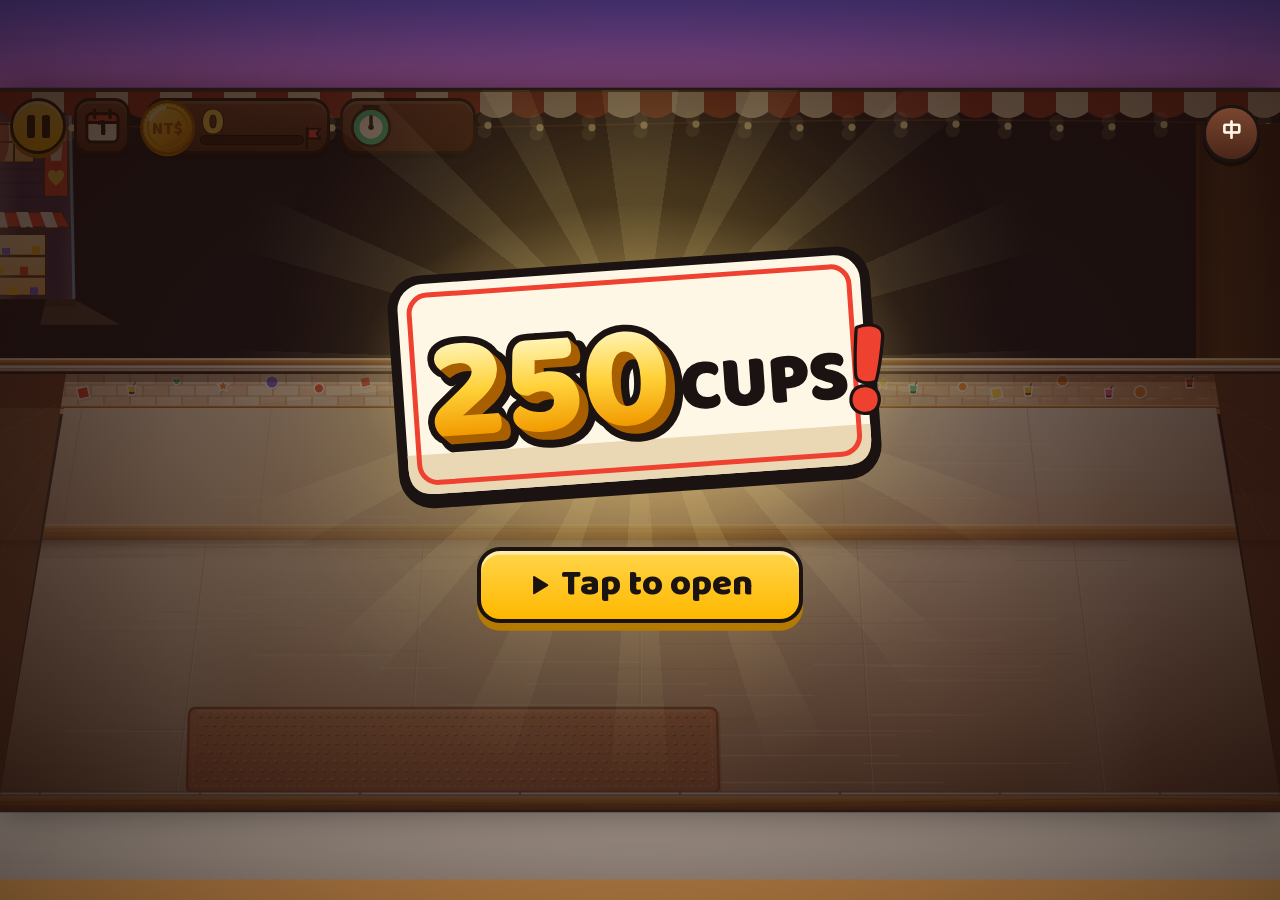
<file: game/shop.html>
<!doctype html>
<html lang="zh-Hant-TW">
<head>
  <link rel="icon" type="image/svg+xml" href="favicon.svg">
  <meta charset="utf-8">
  <meta name="viewport" content="width=device-width, initial-scale=1, maximum-scale=1, user-scalable=no, viewport-fit=cover">
  <meta name="theme-color" content="#0E1120">
  <title>來250杯！ 手搖飲店 250 Cups! Shop</title>
  <link rel="preload" as="font" type="font/woff2" crossorigin href="fonts/huninn.woff2">
  <link rel="preload" as="font" type="font/woff2" crossorigin href="fonts/baloo2-800.woff2">
  <link rel="stylesheet" href="shop.css">
</head>
<body>
  <div id="root"></div>
  <noscript>需要 JavaScript 才能開店。This game needs JavaScript.</noscript>
  <script type="module" src="src/shop/main.js"></script>
</body>
</html>
</file>
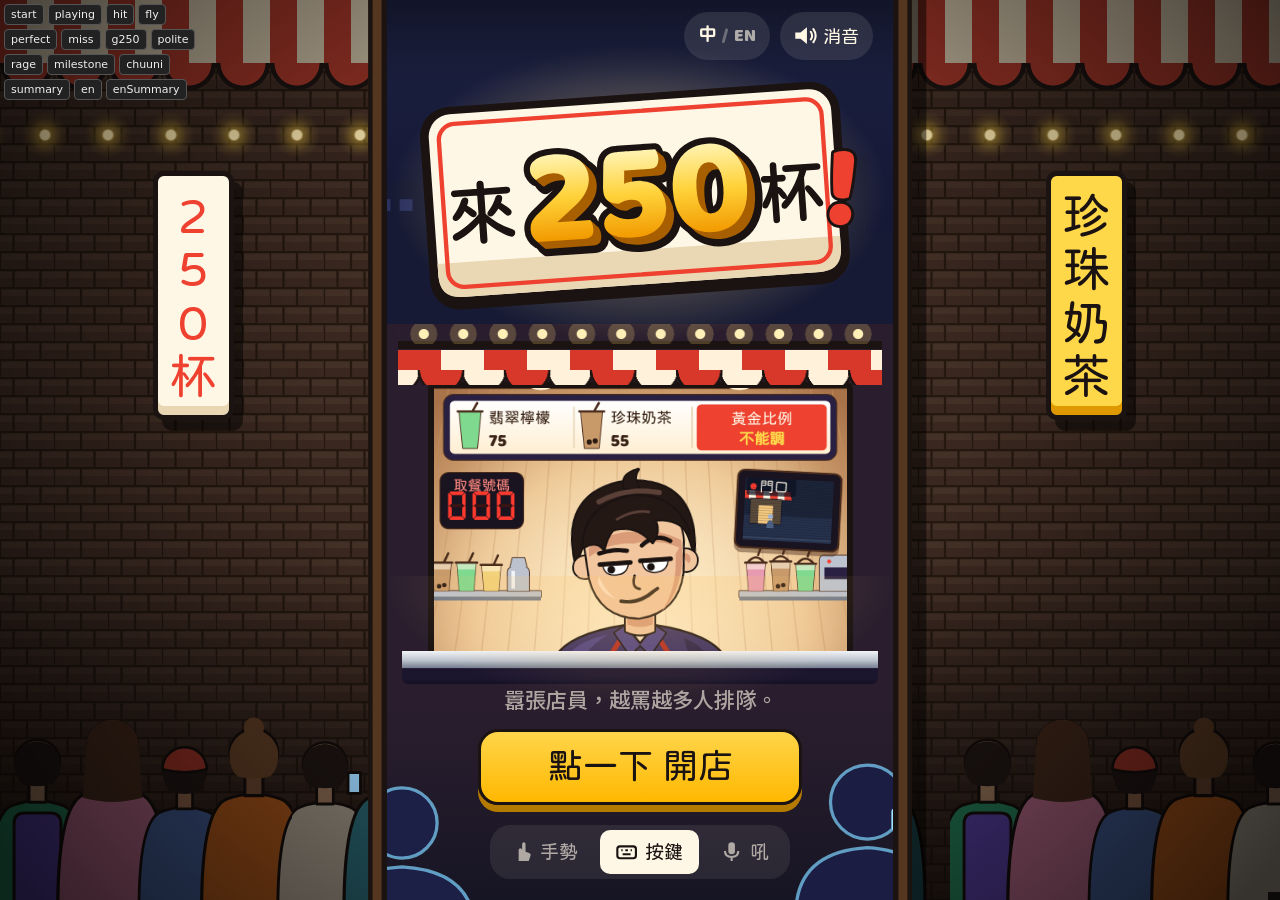
<file: game/ui-demo.html>
<!doctype html>
<html lang="zh-Hant">
<head>
  <link rel="icon" type="image/svg+xml" href="favicon.svg">
  <meta charset="utf-8">
  <meta name="viewport" content="width=device-width, initial-scale=1, maximum-scale=1, user-scalable=no">
  <title>UI Demo — 來250杯！</title>
  <link rel="stylesheet" href="style.css">
  <style>
    .demo-bar { position: fixed; left: 0; top: 0; z-index: 999; display: flex; flex-wrap: wrap; gap: 4px; padding: 4px; max-width: 220px; font: 12px system-ui; }
    .demo-bar button { font-size: 11px; padding: 3px 6px; border-radius: 4px; border: 1px solid #555; background: #222; color: #eee; cursor: pointer; }
    .demo-bar.hide { display: none; }
    .demo-log { position: fixed; right: 0; bottom: 0; z-index: 999; font: 11px ui-monospace, monospace; color: #9f9; background: #000c; padding: 4px 6px; max-width: 220px; }
  </style>
</head>
<body>
  <div id="app"></div>
  <div class="demo-bar" id="bar"></div>
  <div class="demo-log" id="log"></div>
  <script type="module">
    import { createUI } from './src/ui.js';

    // Fake content (the real lines live in content.zh.js / content.en.js).
    const CUSTOMERS = [
      { id: 1, cat: '猶豫磨嘰', name: '猶豫哥', tag: '🤔', cups: null, says: '嗯……我想想……', reply: '（盯他三秒，深吸一口氣）……還在想？滾！', style: 'real', key: 'gun' },
      { id: 2, cat: '250', name: '團購阿姨', tag: '📣', cups: 250, says: '（揮著手機）來250杯！全糖去冰！', reply: '（拍櫃台）250杯？你才250！……收！', style: '250', key: 'take' },
      { id: 3, cat: '中二', name: '暗黑學生', tag: '🕶️', cups: 1, says: '吾之契約……需要一杯半糖微冰的黑暗之泉。', reply: '（緩緩抬手）你的契約……我收了。三十塊。', style: 'chuuni', key: 'take' },
      { id: 4, cat: '槓精', name: '槓精伯', tag: '🧐', cups: null, says: '你們珍珠是不是比隔壁小顆？我量過喔。', reply: '閉嘴！', style: 'deadpan', key: 'shut' },
    ];
    const UI_ZH = { gun: '滾！', shut: '閉嘴！', take: '收！', queue: '排隊', aura: '氣勢', fury: '火氣', start: '開店！', again: '再罵一天', bleep: '消音', lang: 'zh' };
    const UI_EN = { gun: 'SCRAM!', shut: 'SHUT IT!', take: 'DEAL!', queue: 'Queue', aura: 'Swagger', fury: 'Fury', start: 'OPEN SHOP!', again: 'Rant Again', bleep: 'Bleep', lang: 'en' };

    const log = (m) => { document.getElementById('log').textContent = m; };
    const ui = createUI(document.getElementById('app'), {
      onPress: (k, ms) => log(`press ${k} hold=${ms}ms`),
      onStart: () => { log('start'); playing(); },
      onToggleLang: (l) => { ui.setTexts(l === 'zh' ? UI_ZH : UI_EN); log('lang ' + l); },
      onToggleBleep: (b) => log('bleep ' + b),
    });
    ui.setTexts(UI_ZH);

    const base = { phase: 'playing', timeLeftMs: 63400, queue: 37, aura: 72, fury: 45, combo: 7, maxCombo: 9, score: 4120,
      current: { customer: CUSTOMERS[0], patienceMs: 1900, patienceMaxMs: 3000 }, stats: { served: 21, cursed: 17, polite: 1, perfect: 6 } };
    const S = (o = {}) => ({ ...base, ...o });

    function playing(c = CUSTOMERS[0], o = {}) {
      const st = S({ current: { customer: c, patienceMs: 1900, patienceMaxMs: 3000 }, ...o });
      ui.render(st);
      ui.showCustomer(c);
      return st;
    }

    const STATES = {
      start() { ui.render(S({ phase: 'idle', queue: 0, combo: 0, aura: 100, fury: 0, current: null, timeLeftMs: 90000 })); ui.showStart({}); },
      playing() { playing(); ui.showLine('下一位！', { who: 'system' }); },
      hit() { playing(); ui.showLine(CUSTOMERS[0].reply, { style: 'real', who: 'clerk' }); ui.effect('hit', { charge: 2 }); },
      fly() { playing(); ui.showLine(CUSTOMERS[0].reply, { style: 'curse', who: 'clerk' }); ui.effect('hit', { charge: 1 }); setTimeout(() => ui.effect('fly', { key: 'gun' }), 120); },
      perfect() { playing(CUSTOMERS[3]); ui.showLine(CUSTOMERS[3].reply, { style: 'deadpan', who: 'clerk' }); ui.effect('perfect', {}); },
      miss() { playing(CUSTOMERS[2]); ui.showLine('（翻白眼）……算了，滾。', { style: 'cold', who: 'clerk' }); ui.effect('miss'); },
      g250() { playing(CUSTOMERS[1], { queue: 1250, combo: 14 }); ui.showLine(CUSTOMERS[1].reply, { style: '250', who: 'clerk' }); ui.effect('250', {}); },
      polite() { playing(CUSTOMERS[0], { aura: 22, combo: 0 }); ui.showLine('您好～請問需要什麼呢😊', { style: 'polite', who: 'clerk' }); ui.effect('polite', { boo: ['噓～～～', '好軟喔', '退錢！', '店長變了'] }); },
      rage() {
        playing(CUSTOMERS[0], { phase: 'rage', fury: 100, combo: 23, queue: 864 });
        ui.effect('rageStart', {});
        ['滾！', '下一個！', '你也滾！', '甜度自己講清楚！'].forEach((t, i) => setTimeout(() => ui.showLine(t, { style: 'curse', who: 'clerk' }), 80 * i));
      },
      milestone() { playing(CUSTOMERS[0], { queue: 1003 }); ui.showMilestone(1000, '排到捷運站！'); },
      chuuni() { playing(CUSTOMERS[2]); ui.showLine('（緩緩起身，背光）汝之訂單……已被吾之右手封印。三十塊，找你七十。這杯是今天的第一百杯，你懂這代表什麼嗎？', { style: 'chuuni', who: 'clerk' }); },
      summary() {
        ui.render(S({ phase: 'over', queue: 12873, combo: 0, current: null, timeLeftMs: 0 }));
        ui.showSummary({ queue: 12873, score: 98210, maxCombo: 41, served: 88, cursed: 71, polite: 3, bestLineId: 2 },
          { bestLine: CUSTOMERS[1].reply });
      },
      en() {
        ui.setTexts(UI_EN);
        const c = { id: 2, name: 'Group-Buy Auntie', tag: '📣', cups: 250, says: '(waving phone) 250 cups! Full sugar, no ice!', style: '250' };
        playing(c, { queue: 250 });
        ui.showLine("(slams counter) 250 cups? YOU'RE the 250! ...DEAL!", { style: '250', who: 'clerk' });
      },
      enSummary() {
        ui.setTexts(UI_EN);
        ui.render(S({ phase: 'over', queue: 412, current: null, timeLeftMs: 0 }));
        ui.showSummary({ queue: 412, score: 9120, maxCombo: 12, served: 40, cursed: 33, polite: 0 }, { bestLine: "(stares for three seconds) ...Still thinking? SCRAM!" });
      },
    };

    const bar = document.getElementById('bar');
    for (const name of Object.keys(STATES)) {
      const b = document.createElement('button');
      b.textContent = name;
      b.onclick = () => STATES[name]();
      bar.appendChild(b);
    }
    const params = new URLSearchParams(location.search);
    if (params.has('clean')) bar.classList.add('hide'), document.getElementById('log').style.display = 'none';
    (STATES[params.get('state') || 'start'] || STATES.start)();
    window.__ui = ui; window.__states = STATES;
  </script>
</body>
</html>
</file>
<file: game/style.css>
/* 《來250杯！》 — a 9:16 game stage (.stage) inside a full-height frame (.frame) whose bleed continues the ceiling
   above and the counter below. Sizes are in cqw (1cqw = 1% stage width) or stage %.
   Art direction, palette, fonts, layout and the UI system: docs/art-direction-v2.md (B owns :root, the frame, HUD,
   subtitles' layout, keys and every card; A the scene art; C the effects). No filters, no blur, no emoji. */
:root {
  /* night (outside, the queue, empty space) */
  --night-900: #0E1120; --night-700: #1B2040; --night-500: #2D3466; --rim-cool: #7FD4FF;
  /* shop wall (warm light pool: bright centre, dark edges) */
  --wall-hi: #FBE6BE; --wall: #EBC08A; --wall-lo: #A9734A; --slat-line: #C7925E;
  /* ceiling, dark wood */
  --wood-dk: #3A2418; --wood-dk-hi: #55361F;
  /* stainless counter top */
  --steel-hi: #F2F4F7; --steel: #BCC3CE; --steel-lo: #737C8C;
  /* counter front (deep purple acrylic, so the paper signs jump out) */
  --counter-hi: #3B2F5E; --counter: #2A2142; --counter-lo: #151026;
  /* ink: characters use --ink; background props use --ink-bg (warm brown, never black) */
  --ink: #1B1311; --ink-bg: #4A2C1C;
  /* paper (order signs, receipts, number tickets) */
  --paper: #FFF7E6; --paper-sh: #EAD8B4; --paper-line: #CDBB98;
  /* the three keys (R1: sign colour = key colour) and their deep shades */
  --gun: #EE4130;  --gun-deep: #B42A1E;
  --shut: #7658F2; --shut-deep: #4C34B4;
  --take: #FFC21A; --take-deep: #DE9800;
  /* accents */
  --lemon: #FFD84A; --gold-hi: #FFF3B0; --mint: #3CC98E; --fury: #FF8A2A;
  /* UI text */
  --text: #FFF7E6; --text-dim: rgb(255 247 230 / .62);
  /* characters */
  --skin: #F2C7A0; --skin-sh: #D99B78; --skin-hi: #FFE2C6;
  --hair: #241815; --hair-hi: #5B4038;
  --uniform: #3A2F63; --uniform-sh: #2A2149; --uniform-hi: #4D4183;
  --mouth: #5A1414;

  /* UI system (art direction 7.1): two radii, one dark panel, one gold primary button */
  --r-s: 2cqw; --r-l: 4cqw;
  --panel-dark: rgb(14 17 32 / .88);
  --btn-gold: linear-gradient(#FFD54A, #FFB800); --btn-gold-sh: #B57A00;
  --line-ui: .7cqw;

  /* fonts (3.1): all SIL OFL, self-hosted subsets in fonts/ (tools/fonts/subset.py); Traditional-only fallbacks */
  --font-tc: "Noto Sans TC", "PingFang TC", "Microsoft JhengHei", sans-serif;
  --font-ui: "Huninn", var(--font-tc);
  --font-sub: var(--font-tc);
  --font-hand: "LXGW WenKai TC", var(--font-tc);
  --font-num: "Baloo 2", "Huninn", var(--font-tc);
  --font-seg: "DSEG7 Classic", "Baloo 2", monospace;
  /* older names, still used by the scene and effect sections */
  --font-zh: var(--font-sub);
  --font-sign: var(--font-hand);
  --font-en: var(--font-num);
  --font: var(--font-sub);

  /* Deprecated names (art direction 2.1 deletes them): mapped onto the new palette until every section has moved
     to the new tokens; do not use them in new rules. */
  --cream: var(--paper);
  --wall-line: var(--slat-line);
  --wood: var(--wood-dk-hi);
  --wood-lip: var(--wood-dk-hi);
  --wood-sh: var(--wood-dk);
  --wood-line: var(--wood-dk);
  --jade: var(--mint);
  --sky: var(--rim-cool);
  --aura: var(--rim-cool);
  --rage: var(--gun);
  --pink: #FF8FC1;
  --hz-yellow: var(--lemon);
  --panel: var(--panel-dark);
  color-scheme: dark;
}

/* Self-hosted font subsets (fonts/*.woff2, regenerate with python3 tools/fonts/subset.py; licenses fonts/OFL-*.txt).
   block: the logo and the start button (Huninn, Baloo 2) never flash a fallback; everything else swaps. */
@font-face { font-family: "Huninn"; src: url("fonts/huninn.woff2") format("woff2"); font-weight: 400; font-display: block; }
@font-face { font-family: "Baloo 2"; src: url("fonts/baloo2-800.woff2") format("woff2"); font-weight: 400 900; font-display: block; }
@font-face { font-family: "Noto Sans TC"; src: url("fonts/noto-sans-tc-500.woff2") format("woff2"); font-weight: 400 600; font-display: swap; }
@font-face { font-family: "Noto Sans TC"; src: url("fonts/noto-sans-tc-700.woff2") format("woff2"); font-weight: 700 800; font-display: swap; }
@font-face { font-family: "Noto Sans TC"; src: url("fonts/noto-sans-tc-900.woff2") format("woff2"); font-weight: 900; font-display: swap; }
@font-face { font-family: "LXGW WenKai TC"; src: url("fonts/wenkai-tc-700.woff2") format("woff2"); font-weight: 400 900; font-display: swap; }
@font-face { font-family: "DSEG7 Classic"; src: url("fonts/dseg7-bold.woff2") format("woff2"); font-weight: 400 900; font-display: swap; }

* { box-sizing: border-box; }
html, body { margin: 0; height: 100%; background: var(--night-900); color: var(--text); font-family: var(--font-sub); overflow: hidden; overscroll-behavior: none; }
body { -webkit-tap-highlight-color: transparent; -webkit-user-select: none; user-select: none; touch-action: manipulation; }
button { font: inherit; color: inherit; }
* { paint-order: stroke fill; }
[hidden] { display: none !important; }

/* ---------- Stage frame (art direction 4.1): .app > .frame > .stage ----------
   .stage stays the 9:16 game box (every % and cqw coordinate, and every tool, measures it). .frame is as wide as the
   stage and up to 21:9 tall (the whole screen on a modern phone): its bleed above the stage continues the dark
   ceiling, below it the counter front, so a 390x844 phone has no black bars. The HUD, the subtitles and the key pad
   live in the bleed; full-screen layers reach the whole frame. Without bleed (desktop, 360x640) all of it sits on the
   stage itself. */
.app {
  --sw: min(100vw, 100dvh * 9 / 16, 540px);
  --sh: calc(var(--sw) * 16 / 9);
  --fh: min(100dvh, var(--sw) * 21 / 9);
  --bleed: calc((var(--fh) - var(--sh)) / 2);
  --bleed-t: var(--bleed); --bleed-b: var(--bleed); /* names the scene sections read */
  --safe-t: max(env(safe-area-inset-top), 8px);
  --safe-b: max(env(safe-area-inset-bottom), 6px);
  position: fixed; inset: 0; display: grid; place-items: center; background: var(--night-900);
}
.frame {
  position: relative; width: var(--sw); height: var(--fh); overflow: hidden;
  background: linear-gradient(var(--wood-dk) 0 50%, var(--counter-lo) 50%, var(--night-900));
}
.stage {
  position: absolute; left: 0; top: var(--bleed);
  width: var(--sw); height: var(--sh);
  overflow: visible;
  container-type: size;
  /* the subtitle line and the key pad, measured from the stage bottom (negative = in the bleed) */
  --sub-b: calc(var(--safe-b) + 6px - var(--bleed));
  --sub-h: 15cqw;
}
.shaker { position: absolute; inset: 0; }
/* full-screen layers cover the frame, bleed included */
.stage > :is(.gsurf, .overlay, .day-card, .letterbox, .gate, .flash, .pause-sheet) { top: calc(-1 * var(--bleed)); bottom: calc(-1 * var(--bleed)); height: auto; }

/* ---------- Off-stage backdrop (screens wider than 5:8 only; phones in portrait get the frame bleed) ----------
   The shop front around the frame: striped awning, string lights, 二丁掛 facade tiles and the queue continuing out
   of frame, under a vignette. All static backgrounds (data-URI SVG tiles + gradients), painted once. */
@media (min-aspect-ratio: 5/8) {
  .app {
    --bd-tile: url("data:image/svg+xml,%3Csvg xmlns='http://www.w3.org/2000/svg' width='48' height='32'%3E%3Crect width='48' height='32' fill='%233A2820'/%3E %3Cpath fill='%23433026' d='M1 1 H23 V7 H1 Z M25 1 H47 V7 H25 Z M-11 17 H11 V23 H-11 Z M13 17 H35 V23 H13 Z M37 17 H59 V23 H37 Z'/%3E %3Cpath fill='none' stroke='%2324180F' stroke-width='2' d='M0 0 H48 M0 16 H48 M0 32 H48 M24 0 V16 M0 0 V16 M12 16 V32 M36 16 V32'/%3E%3C/svg%3E");
    --bd-queue: url("data:image/svg+xml,%3Csvg xmlns='http://www.w3.org/2000/svg' width='330' height='150'%3E%3Cg transform='translate(-3.5 32) scale(1.475)' stroke-linejoin='round'%3E%3Cpath fill='%231d6446' stroke='%23120C0A' stroke-width='1.4' d='M-3 84 Q-3 40 8 35.5 Q20 31 32 35.5 Q43 40 43 84 Z'/%3E%3Cpath fill='%237f614b' stroke='%23120C0A' stroke-width='1.4' d='M16 24 H24 V34 H16 Z M9.5 15 a10.5 10.5 0 1 0 21 0 a10.5 10.5 0 1 0 -21 0 Z'/%3E%3Cpath fill='%231b1311' d='M9.3 16 A10.7 10.7 0 1 1 30.7 16 Q30.7 23 27 25.5 Q20 27.5 13 25.5 Q9.3 23 9.3 16 Z'/%3E%3Cpath fill='%2343317d' stroke='%23120C0A' stroke-width='1.4' d='M9 44 Q9 39 14 39 H26 Q31 39 31 44 V82 H9 Z'/%3E%3C/g%3E%3Cg transform='translate(45 18) scale(1.650)' stroke-linejoin='round'%3E%3Cpath fill='%238d5169' stroke='%23120C0A' stroke-width='1.4' d='M-3 84 Q-3 40 8 35.5 Q20 31 32 35.5 Q43 40 43 84 Z'/%3E%3Cpath fill='%23886e59' stroke='%23120C0A' stroke-width='1.4' d='M16 24 H24 V34 H16 Z M9.5 15 a10.5 10.5 0 1 0 21 0 a10.5 10.5 0 1 0 -21 0 Z'/%3E%3Cpath fill='%23382217' d='M9.3 16 A10.7 10.7 0 1 1 30.7 16 Q30.7 23 27 25.5 Q20 27.5 13 25.5 Q9.3 23 9.3 16 Z'/%3E%3Cpath fill='%23382217' d='M9 15 A11 11 0 1 1 31 15 L32.5 37 Q20 40.5 7.5 37 Z'/%3E%3C/g%3E%3Cg transform='translate(100.5 40) scale(1.375)' stroke-linejoin='round'%3E%3Cpath fill='%23354975' stroke='%23120C0A' stroke-width='1.4' d='M-3 84 Q-3 40 8 35.5 Q20 31 32 35.5 Q43 40 43 84 Z'/%3E%3Cpath fill='%23724f3a' stroke='%23120C0A' stroke-width='1.4' d='M16 24 H24 V34 H16 Z M9.5 15 a10.5 10.5 0 1 0 21 0 a10.5 10.5 0 1 0 -21 0 Z'/%3E%3Cpath fill='%231b1311' d='M9.3 16 A10.7 10.7 0 1 1 30.7 16 Q30.7 23 27 25.5 Q20 27.5 13 25.5 Q9.3 23 9.3 16 Z'/%3E%3Cpath fill='%23822a20' stroke='%23120C0A' stroke-width='1.4' d='M8.8 14 A11.2 11.2 0 0 1 31.2 14 Q20 17 8.8 14 Z'/%3E%3C/g%3E%3Cg transform='translate(144.5 24) scale(1.575)' stroke-linejoin='round'%3E%3Cpath fill='%238d4716' stroke='%23120C0A' stroke-width='1.4' d='M-3 84 Q-3 40 8 35.5 Q20 31 32 35.5 Q43 40 43 84 Z'/%3E%3Cpath fill='%235c3d2b' stroke='%23120C0A' stroke-width='1.4' d='M16 24 H24 V34 H16 Z M9.5 15 a10.5 10.5 0 1 0 21 0 a10.5 10.5 0 1 0 -21 0 Z'/%3E%3Cpath fill='%23543620' d='M9.3 16 A10.7 10.7 0 1 1 30.7 16 Q30.7 23 27 25.5 Q20 27.5 13 25.5 Q9.3 23 9.3 16 Z'/%3E%3Ccircle cx='20' cy='4' r='4.5' fill='%23543620'/%3E%3C/g%3E%3Cg transform='translate(197 34) scale(1.450)' stroke-linejoin='round'%3E%3Cpath fill='%238d8477' stroke='%23120C0A' stroke-width='1.4' d='M-3 84 Q-3 40 8 35.5 Q20 31 32 35.5 Q43 40 43 84 Z'/%3E%3Cpath fill='%237f614b' stroke='%23120C0A' stroke-width='1.4' d='M16 24 H24 V34 H16 Z M9.5 15 a10.5 10.5 0 1 0 21 0 a10.5 10.5 0 1 0 -21 0 Z'/%3E%3Cpath fill='%231b1311' d='M9.3 16 A10.7 10.7 0 1 1 30.7 16 Q30.7 23 27 25.5 Q20 27.5 13 25.5 Q9.3 23 9.3 16 Z'/%3E%3Crect x='31' y='19' width='6' height='10' fill='%239ED8FF' stroke='%23120C0A' stroke-width='1.4'/%3E%3C/g%3E%3Cg transform='translate(244 22) scale(1.600)' stroke-linejoin='round'%3E%3Cpath fill='%23255b65' stroke='%23120C0A' stroke-width='1.4' d='M-3 84 Q-3 40 8 35.5 Q20 31 32 35.5 Q43 40 43 84 Z'/%3E%3Cpath fill='%23886e59' stroke='%23120C0A' stroke-width='1.4' d='M16 24 H24 V34 H16 Z M9.5 15 a10.5 10.5 0 1 0 21 0 a10.5 10.5 0 1 0 -21 0 Z'/%3E%3Cpath fill='%23382217' d='M9.3 16 A10.7 10.7 0 1 1 30.7 16 Q30.7 23 27 25.5 Q20 27.5 13 25.5 Q9.3 23 9.3 16 Z'/%3E%3C/g%3E%3C/svg%3E");
    background:
      radial-gradient(ellipse 62% 80% at 50% 48%, transparent 40%, rgb(0 0 0 / .62) 100%),
      radial-gradient(circle at 50% 0, #9A3326 0 58%, var(--ink) 60% 70%, transparent 72%) 0 7vh / 6vh 3vh repeat-x,
      repeating-linear-gradient(90deg, #9A3326 0 3vh, #BFB29A 3vh 6vh) 0 0 / 100% 7vh no-repeat,
      linear-gradient(var(--ink), var(--ink)) 0 7vh / 100% .5vh no-repeat,
      radial-gradient(circle, #FFEBB0 0 .5vh, rgb(255 210 63 / .4) .7vh, rgb(255 210 63 / .1) 1.8vh, transparent 2.6vh) 1.5vh 12vh / 7vh 6vh repeat-x,
      var(--bd-queue) 0 100% / auto 24vh repeat-x,
      linear-gradient(transparent 62%, rgb(18 12 10 / .7)),
      var(--bd-tile) 0 0 / 6vh 4vh,
      #3A2820;
  }
  .frame { box-shadow: 0 0 0 .6vh var(--ink), 0 0 0 1.6vh var(--wood), 0 0 0 2.1vh var(--ink), 1.6vh 1.8vh 0 2.1vh rgb(0 0 0 / .5); }
}
/* vertical shop signs in the side gutters (landscape only, where they fit) */
@media (min-aspect-ratio: 1/1) {
  .app::before, .app::after { position: absolute; top: 19vh; width: 9vh; padding: 1.4vh 0; box-sizing: border-box; text-align: center; white-space: pre;
    font: 400 5.4vh/1.1 var(--font-ui); color: var(--gun); background: var(--paper); border: .6vh solid var(--ink); border-radius: 1.2vh;
    box-shadow: inset 0 -1vh 0 #E9D7B4, 1vh 1.2vh 0 rgb(0 0 0 / .5); pointer-events: none; }
  .app::before { content: '2\A 5\A 0\A 杯'; left: calc((100vw - var(--sw)) / 4 - 4.5vh); }
  .app::after { content: '珍\A 珠\A 奶\A 茶'; right: calc((100vw - var(--sw)) / 4 - 4.5vh); color: var(--ink); background: var(--lemon); box-shadow: inset 0 -1vh 0 var(--take-deep), 1vh 1.2vh 0 rgb(0 0 0 / .5); }
  .app:lang(en)::before { content: '2\A 5\A 0'; font-family: var(--font-en); }
  .app:lang(en)::after { content: 'T\A E\A A'; font-family: var(--font-en); }
}

/* A13: the camera sets --cam-ms / --cam-ease inline on .cam at every move. As ordinary (inherited) custom
   properties they changed the computed style of every node in the scene (a full style recalc per move);
   registered as non-inherited, only .cam itself restyles. */
@property --cam-ms { syntax: '<time>'; inherits: false; initial-value: 0ms; }
@property --cam-ease { syntax: '*'; inherits: false; }

/* ---------- Camera layer (§2.11): .cam > .shop .monitor .clerk .counter .cust-wrap .sign ---------- */
.cam { position: absolute; inset: 0; z-index: 1; transform-origin: 0 0; will-change: transform;
  transition: transform var(--cam-ms, 0ms) var(--cam-ease, cubic-bezier(.2, .8, .2, 1)); }
.cam.snap { transition: none; }

/* A13: SVG text keeps one glyph scale: without this every camera zoom re-laid out each <text> in the scene, and
   every 花字 entry / wobble frame re-laid out its caption text */
.cam svg text, .hz text { text-rendering: geometricPrecision; }

/* Shop background (SHOP_SVG; docs/art-direction-v2.md §6.1). The light pool is an SVG radialGradient, not CSS.
   Tokens come from :root (§2.1) with literal fallbacks. */
.shop { position: absolute; inset: 0; z-index: 1; pointer-events: none; }
.shop-svg, .counter-svg { position: absolute; inset: 0; width: 100%; height: 100%; overflow: visible; }
.lb-text { font: 400 13px "Huninn", var(--font-zh, "Noto Sans TC"), sans-serif; fill: var(--wood-dk, #3A2418); }
.lb-price { font: 800 15px "Baloo 2", "Huninn", var(--font-zh, sans-serif); fill: var(--wood-dk, #3A2418); }
.goldsign { text-anchor: middle; }
.goldsign .gs-a { fill: var(--paper, #FFF7E6); }
.goldsign .gs-b { font-weight: 900; fill: var(--lemon, #FFD84A); }
.gs-halo, .gs-gold { display: none; }
/* E6: the 不能調 cell turns solid gold with a glowing ring */
.shop[data-gold] :is(.gs-halo, .gs-gold) { display: inline; }
.shop[data-gold] .gs-halo { animation: glow .5s ease-in-out infinite alternate; }
.shop[data-gold] .goldsign :is(.gs-a, .gs-b) { fill: var(--ink, #1B1311); }
.shop.latin .lb-text { font-size: 12px; }
.shop.latin .lb-price { font-size: 13px; }
.caller-label { font: 400 12px "Huninn", var(--font-zh, "Noto Sans TC"), sans-serif; fill: #FF8A80; text-anchor: middle; }
.caller-num { font: 700 24px "DSEG7 Classic", ui-monospace, Menlo, Consolas, monospace; fill: #FF3B30; text-anchor: middle; letter-spacing: 1px; }
.caller-num.ghost { fill: #3A1414; }
.gate-tag { font: 900 64px "Huninn", var(--font-zh, sans-serif); fill: none; stroke: #C0392B; stroke-width: 3px; text-anchor: middle; opacity: .5; }
/* pendant lamps: they swing while the clerk rages */
.lamp { transform-box: view-box; }
.lamp-l { transform-origin: 96px -120px; }
.lamp-r { transform-origin: 264px -120px; }
.stage.rage .lamp { animation: lampSwing .42s ease-in-out infinite alternate; }
.stage.rage .lamp-r { animation-delay: -.21s; }
@keyframes lampSwing { from { rotate: -2.2deg; } to { rotate: 2.2deg; } }
/* forced politeness (§2.3): the light pool turns pink instead of tinting the whole screen */
.stage.polite .shop .wall-hi { stop-color: #FFE0EA; }
.stage.polite .shop .wall-mid { stop-color: #F2C0B4; }
.stage.polite .shop .pool-hi { stop-color: #FFE0EA; }

/* Door monitor (monitorHTML) at (262,96)-(348,160), rotate 3deg; milestone zoom = data-zoom.
   Dark case, dark blue-green screen, blinking red dot; the scenes are cool night views. */
.monitor { position: absolute; left: 72.8%; top: 15%; width: 23.9%; height: 10%; z-index: 2; rotate: 3deg;
  border: 1.7cqw solid #1A1320; border-radius: 1.4cqw; background: #24364A; overflow: hidden;
  box-shadow: 0 0 0 .45cqw var(--ink-bg, #4A2C1C), 0 1cqw 0 .45cqw rgb(74 44 28 / .45); transform-origin: 50% 50%; will-change: transform;
  transition: transform .26s cubic-bezier(.3, 1.4, .5, 1), rotate .26s; }
.monitor::after { content: ''; position: absolute; inset: 0; pointer-events: none;
  background: repeating-linear-gradient(#0000 0 2px, rgb(14 17 32 / .18) 2px 3px); }
.mon-screen { position: absolute; inset: 0; }
.mon-svg { display: block; width: 100%; height: 100%; }
.mon-svg g { transform-box: view-box; transform-origin: 43px 32px; }
.mon-label { font: 400 14px "Huninn", var(--font-zh, "Noto Sans TC"), sans-serif; fill: var(--paper, #FFF7E6); }
.mon-label:lang(en), .mon-flash { font-family: "Baloo 2", system-ui, sans-serif; font-weight: 800; }
.mon-flash { font-size: 9px; fill: #fff; text-anchor: middle; }
.mon-ticker { font: 700 14px var(--font-zh, "Noto Sans TC"), sans-serif; fill: #fff; animation: ticker 7s linear infinite; }
.mon-dot { animation: blink 1s steps(2) infinite; }
.snake { animation: crawl 1.6s linear infinite; }
.monitor[data-zoom] { transform: translate(-34.75cqw, 7.1cqw) scale(3.5); rotate: 0deg; z-index: 12; }
.monitor[data-zoom] .L0 { animation: par0 .9s .26s ease-in-out both; }
.monitor[data-zoom] .L1 { animation: par1 .9s .26s ease-in-out both; }
.monitor[data-zoom] .L2 { animation: par2 .9s .26s ease-in-out both; }
.monitor[data-zoom] .L3 { animation: par3 .9s .26s ease-in-out both; }

/* Counter (COUNTER_SVG, §6.2) — in front of the clerk: steel top y 48–51%, dark purple acrylic front below,
   the cool queue silhouettes outside, and the clerk's resting hands (they follow the clerk's pose). */
.counter { position: absolute; inset: 0; z-index: 4; pointer-events: none; }
.plaque-text { font: 400 17px "Huninn", var(--font-zh, "Noto Sans TC"), sans-serif; fill: var(--lemon, #FFD84A); text-anchor: middle; }
.counter.latin .plaque-text { font: 800 14px "Baloo 2", system-ui, sans-serif; }
.counter :is(.q-p1, .q-p2, .q-p3, .q-c1, .q-c2, .q-c3) { display: none; }
.counter[data-q="1"] .q-p1,
.counter[data-q="2"] :is(.q-p1, .q-p2),
.counter[data-q="3"] :is(.q-p1, .q-p2, .q-p3),
.counter[data-crowd="1"] .q-c1,
.counter[data-crowd="2"] :is(.q-c1, .q-c2),
.counter[data-crowd="3"] :is(.q-c1, .q-c2, .q-c3) { display: inline; }
/* §9: no resident "+N" pill; the flying +N lands in the monitor instead */
.counter .q-cap { display: none; }
/* a new person steps into line (plays whenever a figure is shown; individual translate keeps the SVG transform) */
.counter :is(.q-in > g, .q-crowd > path) { animation: qIn .26s cubic-bezier(.3, 1.5, .5, 1); }
.q-num { font: 800 13px "Baloo 2", system-ui, sans-serif; fill: var(--lemon, #FFD84A); text-anchor: middle; }
.counter.slam { animation: slam .28s ease-out; }
/* the clerk's hands on the steel top: only for the poses whose arm rests (see the .a-rest-* rules below) */
.counter .ch { display: none; }
.clerk:is([data-mood=idle], [data-mood=over], [data-mood=perfect]) ~ .counter .ch-l,
.clerk[data-mood=hit].point-sign ~ .counter .ch-l,
.clerk:is([data-mood=idle], [data-mood=over]):not(.reach) ~ .counter .ch-r,
.clerk[data-mood=hit]:not(.point-sign) ~ .counter .ch-r { display: inline; }
.counter .ch { transform-box: view-box; }
.clerk.tap ~ .counter .ch { animation: counterTap 120ms ease-in-out 3; }

/* ---------- Clerk (CLERK_SVG, §5.1) ---------- */
/* 66% of the stage wide; hair top at y 15% (never over the menu box), the counter lip of the drawing on y 48% */
.clerk { position: absolute; left: 17%; width: 66%; bottom: 49.25%; z-index: 3; overflow: visible; }
.clerk * { transform-box: view-box; }
.clerk .c-skin { fill: var(--skin, #F2C7A0); } .clerk .c-skin-sh { fill: var(--skin-sh, #D99B78); } .clerk .c-skin-hi { fill: var(--skin-hi, #FFE2C6); }
.clerk .c-badge, .clerk .c-tk { font: 800 19px "Baloo 2", system-ui, sans-serif; fill: var(--gun, #EE4130); stroke: none; text-anchor: middle; }
.clerk .c-tk { fill: var(--ink, #1B1311); font-size: 26px; }
.clerk .m, .clerk .a, .clerk .crack { display: none; }
.clerk:is([data-mood=idle], [data-mood=over]) .m-idle, .clerk[data-mood=hit] .m-hit, .clerk[data-mood=perfect] .m-calm,
.clerk[data-mood=polite] .m-polite, .clerk[data-mood=rage] .m-rage { display: inline; }
/* arms: resting (hands on the counter, COUNTER_SVG .ch-*), pointing, tidying, ticket, bow, fists up */
.clerk:is([data-mood=idle], [data-mood=over], [data-mood=perfect]) .a-rest-l,
.clerk[data-mood=hit].point-sign .a-rest-l,
.clerk:is([data-mood=idle], [data-mood=over]):not(.reach) .a-rest-r,
.clerk[data-mood=hit]:not(.point-sign) :is(.a-rest-r, .a-point),
.clerk[data-mood=hit].point-sign .a-sign,
.clerk[data-mood=perfect]:not(.reach) .a-tidy,
.clerk.reach:is([data-mood=idle], [data-mood=over], [data-mood=perfect]) .a-ticket,
.clerk[data-mood=polite] .a-bow, .clerk[data-mood=rage] .a-up { display: inline; }
.clerk.crack .crack { display: inline; stroke-dasharray: 80; stroke-dashoffset: 80; animation: crack 100ms linear forwards; }
.clerk .m-idle .eyes { transform-origin: 130px 125px; transition: transform 80ms; }
.clerk.squint .m-idle .eyes { transform: scaleY(.45); }
.clerk .c-head { transform-origin: 130px 196px; transition: transform 90ms cubic-bezier(.3, 1.6, .5, 1); will-change: transform;
  transform: rotate(-4deg) translateY(-2px); }
.clerk .c-all { transform-origin: 130px 330px; transition: transform 90ms ease-out; }
.clerk .c-body { transform-origin: 130px 330px; transition: transform 300ms ease-out; }
.clerk .c-bangs { transform-origin: 130px 96px; }
.clerk .a { will-change: transform; }
.clerk .brow-r { transition: transform 120ms ease-out; }
/* idle / over: smug, breathing */
.clerk:is([data-mood=idle], [data-mood=over]) .c-body { animation: breathe1 1.2s ease-in-out infinite alternate; }
.clerk[data-mood=over] .c-head { transform: rotate(-10deg); }
/* hit: lean in and yell (hard cut, no transition into it) */
.clerk[data-mood=hit] .c-head { transform: translate(0, 10px) rotate(3deg) scale(1.08); transition: none; }
.clerk[data-mood=hit] .c-all { transform: translateY(6px) scale(1.03); }
.clerk[data-mood=hit] .vein { animation: vein 80ms steps(1) 4; }
/* perfect: hard cut back to zero */
.clerk[data-mood=perfect] *, .clerk[data-mood=perfect] { transition: none !important; }
.clerk[data-mood=perfect] .c-head, .clerk[data-mood=perfect] .c-all { transform: none; }
/* polite: forced smile, jitter, pale skin */
.clerk[data-mood=polite] .c-head { animation: politeShake 120ms steps(2) infinite; }
.clerk[data-mood=polite] .c-skin { fill: #F9DCC0; }
/* rage */
.clerk[data-mood=rage] .c-head { animation: rageShake 60ms steps(2) infinite; }
.clerk[data-mood=rage] .c-bangs { transform: scaleY(1.14); }
.clerk[data-mood=rage] .c-skin { fill: #F59A7E; }
.clerk[data-mood=rage] .steam { animation: steam .5s ease-out infinite; }
/* overlay flags (opening beats) */
.clerk.brow .brow-r { transform: translateY(-7px); }
.clerk.look-down .c-head { transform: rotate(6deg) translateY(2px); }
.clerk.sigh .c-body { animation: none; transform: translateY(3px); }
.clerk.tidy .c-body { animation: tidy 80ms ease-out 2 alternate; }
.clerk.stand .c-all { transform: translateY(-8px) scale(1.03); }

/* ---------- Customer (customerSVG, §5.2) ---------- */
/* 46cqw half head centred at x 30%; the clip shows down to just under the nose (viewBox y 150), so the eyes are
   always on screen; the mouth only shows when they fly. The boss (day 7) is 1.15x and never clipped. */
.cust-wrap { position: absolute; left: 7%; top: 59%; width: 46cqw; height: 34.5cqw; z-index: 5; pointer-events: none; }
.cust-clip { width: 100%; height: 100%; overflow: hidden; }
.cust { display: block; width: 46cqw; height: 46cqw; overflow: visible; will-change: transform; }
.cust-wrap.boss { left: 3.5%; top: 56%; width: 53cqw; height: 66cqw; }
.cust-wrap.boss .cust-clip { overflow: visible; }
.cust-wrap.boss .cust { width: 53cqw; height: 66.25cqw; }
.cust * { transform-box: view-box; }
.cust .h-all { transform: rotate(-10deg); transform-origin: 100px 200px; transition: transform 200ms ease-out; }
.cust.boss .h-all { transform: rotate(-4deg); transform-origin: 100px 250px; }
.cust .brows, .cust .pupils { transition: transform 150ms ease-out; }
.cust .x { display: none; }
.cust-wrap.flying .cust-clip, .cust-wrap:is([data-face=gun], [data-face=gun2], [data-face=shut], [data-face=take]) .cust-clip { overflow: visible; }
.cust-wrap:is([data-face=gun], [data-face=gun2]) .x-gun, .cust-wrap[data-face=shut] .x-shut, .cust-wrap[data-face=take] .x-take { display: inline; }
.cust-wrap:is([data-face=gun], [data-face=gun2], [data-face=shut]) .f-up { display: none; }
.cust-wrap:is([data-face=gun], [data-face=gun2], [data-face=shut], [data-face=take]) .f-mouth { display: none; }
.cust-wrap[data-face=gun] .cust { animation: flyGun 520ms cubic-bezier(.3, 0, .8, .4) forwards; }
.cust-wrap[data-face=gun2] .cust { animation: flyMonitor 520ms cubic-bezier(.3, 0, .8, .4) forwards; }
.cust-wrap[data-face=shut] .cust { transform-origin: 50% 32%; animation: squashSink 390ms ease-in forwards; }
.cust-wrap[data-face=take] .cust { animation: slideTake 450ms cubic-bezier(.4, 0, .9, .5) forwards; }
.cust-wrap.enter .cust { animation: custPop 220ms cubic-bezier(.2, 1.5, .5, 1); }
.cust-wrap.rise .cust { animation: custRise 400ms ease-out; }
.cust-wrap.suck .cust { transform: translateY(110%); transition: transform 180ms cubic-bezier(.6, 0, 1, .6); }
.cust-wrap.sink .cust { transform: translateY(110%); transition: transform 600ms ease-in; }
.cust-wrap.talk .brows { animation: browUp 200ms ease-in-out; }
.cust-wrap.drift .pupils { animation: eyeDrift 600ms ease-in-out infinite; }
.cust-wrap.proud .h-all { transform: rotate(-16deg); }
.cust-wrap.gone { visibility: hidden; }
/* 調你媽: the half head ducks a third of the way down behind the counter, with a little shudder */
.cust-wrap.cower .cust { transform: translateY(34%); transition: transform 140ms cubic-bezier(.3, 1.4, .5, 1); animation: cowerShake 90ms linear 3; }
@keyframes cowerShake { 50% { translate: .8cqw 0; } }
.cust-wrap.wobble .cust { transform-origin: 50% 90%; animation: custWobble 450ms ease-in-out; }

/* ---------- Order signs (signSVG; §2.5 frame 0.9cqw in the key colour, §3 numbers in Baloo 2, words in WenKai) ---------- */
/* held up on the counter top: centre (32%, 53%), the brightest thing on screen (§2.2) */
.sign { --u: 1cqw; --kc: var(--gun, #EE4130); position: absolute; left: 32%; top: 53%; z-index: 6; translate: -50% -50%;
  perspective: 90cqw; pointer-events: none; will-change: transform; opacity: 1;
  transition: transform 160ms cubic-bezier(.2, 1.6, .5, 1), opacity 80ms; }
.sign[data-state=down] { opacity: 0; transform: translateY(40%); transition: none; }
.sign[data-state=rise] { animation: signRise 160ms cubic-bezier(.2, 1.6, .5, 1) both; }
.sign-card { position: relative; display: block; transform-style: preserve-3d; rotate: var(--rot, 0deg); }
.sign-face { position: relative; backface-visibility: hidden; }
.sign-back { position: absolute; inset: 0; backface-visibility: hidden; transform: rotateY(180deg);
  border: .9cqw solid var(--ink, #1B1311); border-radius: 2cqw; background: repeating-linear-gradient(45deg, #D9A100 0 2cqw, #C28E00 2cqw 4cqw); }
.sign-badge { position: absolute; left: -2.7cqw; top: -2.7cqw; width: 9cqw; height: 9cqw; z-index: 3; transform: translateZ(1px); backface-visibility: hidden; }
.sign-badge .key-icon { display: block; width: 100%; height: 100%; }
.sign-text { position: absolute; inset: 0; display: flex; flex-direction: column; align-items: center; justify-content: center;
  font-family: "LXGW WenKai TC", var(--font-sign, serif); font-weight: 700; color: var(--ink, #1B1311); line-height: 1.1; text-align: center; white-space: nowrap; }
.sign-line { display: block; font-size: var(--fs, 7cqw); }
.sign-text.is-num { flex-direction: row; align-items: baseline; gap: .4cqw; }
.sign-num { font: 800 13cqw/1 "Baloo 2", "Huninn", var(--font-zh, sans-serif); }
.sign-unit { font-size: 5.4cqw; }
.sign-text.is-hesitant .sign-line { color: #7A6A58; letter-spacing: -.12em; }
.sign .jade { color: color-mix(in oklab, var(--mint, #3CC98E) 72%, #3A2A5A); }
.sign[lang=en] .sign-text:not(.is-num) { font-family: "Baloo 2", system-ui, -apple-system, "Segoe UI", sans-serif; font-weight: 800; }
.sign[lang=en] .sign-num { font-family: "Baloo 2", system-ui, sans-serif; font-weight: 800; }

/* 滾: torn paper slip, red frame, tape */
.sign-gun { --rot: -6deg; --kc: var(--gun, #EE4130); }
.sign-gun .sign-face { width: 34cqw; height: 22cqw; background: var(--paper, #FFF7E6); border: .9cqw solid var(--gun, #EE4130); border-bottom: 0;
  clip-path: polygon(-20% -40%, 120% -40%, 120% 86%, 100% 86%, 95.8% 100%, 91.7% 86%, 87.5% 100%, 83.3% 86%, 79.2% 100%, 75% 86%,
    70.8% 100%, 66.7% 86%, 62.5% 100%, 58.3% 86%, 54.2% 100%, 50% 86%, 45.8% 100%, 41.7% 86%, 37.5% 100%, 33.3% 86%,
    29.2% 100%, 25% 86%, 20.8% 100%, 16.7% 86%, 12.5% 100%, 8.3% 86%, 4.2% 100%, 0% 86%, -20% 86%); }
.sign-gun .sign-text { bottom: 2.4cqw; }
.sign-gun .sign-back { background: var(--paper-sh, #EAD8B4); border-color: var(--gun, #EE4130); border-radius: 0; }
.sign-tape { position: absolute; top: -2.2cqw; width: 9cqw; height: 4cqw; background: color-mix(in srgb, var(--gun, #EE4130) 85%, transparent); }
.sign-tape.t1 { left: 4cqw; rotate: -16deg; }
.sign-tape.t2 { right: -2.6cqw; rotate: 20deg; }

/* 閉嘴: speech-box sign, purple frame, tail bottom-right */
.sign-shut { --rot: -2deg; --kc: var(--shut, #7658F2); }
.sign-shut .sign-face { width: 52cqw; min-height: 14cqw; padding: 2.6cqw 3cqw 3cqw; background: #EFEAFF; border: .9cqw solid var(--shut, #7658F2); border-radius: 3cqw; }
.sign-shut .sign-face::after { content: ''; position: absolute; right: 6cqw; bottom: -3.3cqw; width: 5cqw; height: 5cqw; background: #EFEAFF;
  border: solid var(--shut, #7658F2); border-width: 0 .9cqw .9cqw 0; transform: skewY(-28deg) rotate(45deg); }
.sign-shut .sign-text { position: relative; inset: auto; min-height: 7cqw; white-space: nowrap; }
.sign-shut .sign-back { background: #D3CAF8; border-color: var(--shut, #7658F2); border-radius: 3cqw; }
.sign-circle { position: relative; display: inline-block; }
.sign-circle svg { position: absolute; left: -14%; top: -10%; width: 128%; height: 124%; overflow: visible; }
.sign-circle ellipse { fill: none; stroke: var(--shut, #7658F2); stroke-width: .7cqw; stroke-linecap: round; vector-effect: non-scaling-stroke;
  stroke-dasharray: 320; stroke-dashoffset: 320; animation: drawCircle 300ms 120ms ease-out forwards; }
.sign-scribble { display: block; margin-top: .6cqw; color: var(--ink, #1B1311); opacity: .6; white-space: nowrap; }
.sign-scribble i { font-style: normal; font-size: max(3.4cqw, calc(4.6cqw - var(--i) * .18cqw)); }
.sign-strike { position: absolute; left: -3%; top: 50%; width: 106%; height: 1.6cqw; margin-top: -.8cqw; background: var(--ink, #1B1311);
  border-radius: 1cqw; rotate: -4deg; transform: scaleX(0); transform-origin: left; }

/* 收: gold number ticket */
.sign-take, .sign-trap { --rot: 4deg; --kc: var(--take, #FFC21A); }
.sign-take .sign-face, .sign-trap .sign-face { width: 44cqw; height: 26cqw; border-radius: 2cqw; border: .9cqw solid var(--ink, #1B1311);
  background: linear-gradient(#FFD54A, #FFB800); box-shadow: inset 0 -1.4cqw 0 var(--take-deep, #DE9800); }
.sign-take .sign-text, .sign-trap .sign-text { top: 4.4cqw; }
.sign-take .sign-num, .sign-trap .sign-num { font-size: 13cqw; }
.sign-take .sign-unit, .sign-trap .sign-unit { font-size: 6cqw; }
.sign-hole { position: absolute; left: 50%; top: 1.4cqw; width: 3cqw; height: 3cqw; margin-left: -1.5cqw; border-radius: 50%;
  background: var(--ink, #1B1311); box-shadow: 0 0 0 .6cqw var(--paper, #FFF7E6); }
.sign-stamp { position: absolute; right: 2cqw; bottom: 1.4cqw; padding: 0 1.4cqw; font: 400 9cqw/1.1 "Huninn", var(--font-zh, sans-serif); font-style: normal;
  color: var(--gun, #EE4130); border: .8cqw solid var(--gun, #EE4130); border-radius: 2cqw; rotate: -12deg; opacity: 0; transform: scale(2.2); }
.sign-stamp:lang(en) { font: 800 7cqw/1.1 "Baloo 2", system-ui, sans-serif; }
.sign.is-250 .sign-card { scale: 1.15; animation: wobble250 600ms ease-in-out infinite; }
.sign-burst { position: absolute; left: 50%; top: 50%; width: 76cqw; height: 76cqw; margin: -38cqw 0 0 -38cqw; border-radius: 50%;
  background: repeating-conic-gradient(color-mix(in srgb, var(--lemon, #FFD84A) 45%, transparent) 0 11.25deg, transparent 11.25deg 22.5deg);
  -webkit-mask: radial-gradient(closest-side, #000 55%, transparent); mask: radial-gradient(closest-side, #000 55%, transparent);
  animation: spin 4s linear infinite; will-change: transform; }
/* 249 trap: gold ticket, red frame, grey crack, missing corner, arrow badge */
.sign-trap { --kc: var(--gun, #EE4130); }
.sign-trap .sign-face { border-color: var(--gun, #EE4130); clip-path: polygon(0 0, 80% 0, 100% 26%, 100% 100%, 0 100%); }
.sign-crack { position: absolute; inset: 0; width: 100%; height: 100%; }
.sign-crack path { fill: none; stroke: #7D7468; stroke-width: 2.5; vector-effect: non-scaling-stroke; stroke-linejoin: round; }

/* timer bar (R7): appended to .sign-card at t0. .sign-timer-hot = the fast window (speed bonus) as a gold glint
   on the part of the bar that runs out first; it is scaled away with the bar (startSignTimer steps). */
.sign-timer { position: absolute; left: 2cqw; right: 2cqw; bottom: 1.8cqw; height: 1.2cqw; z-index: 2; border-radius: .6cqw; overflow: hidden;
  background: var(--kc); box-shadow: 0 0 0 .35cqw var(--ink, #1B1311); transform-origin: left center; will-change: transform;
  animation: timerIn 80ms ease-out; backface-visibility: hidden; }
.sign-timer-hot { position: absolute; top: 0; bottom: 0; right: 0; left: var(--hot, 70%); background: linear-gradient(90deg, #FFD23A, var(--gold-hi, #FFF3B0) 60%, #FFD23A);
  animation: hotGlint .6s ease-in-out infinite alternate; }
@keyframes hotGlint { to { opacity: .55; } }
.sign-gun .sign-timer { bottom: 4.6cqw; }
.sign-shut .sign-timer { bottom: 1.4cqw; }
.sign-take .sign-timer { background: var(--paper, #FFF7E6); }
.sign-timer.blink { animation: blink 150ms steps(2) infinite; }
/* (C) the ×2 / ×1.5 multiplier tag is gone (art-direction-v2 9): never shown */
.sign-mult { display: none !important; }

/* flips, hints, exits */
.sign.flip-in .sign-card { animation: flipIn 200ms ease-out both; }
.sign.show-back .sign-card { transform: rotateY(180deg); }
.sign.page .sign-card { animation: pageFlip 180ms ease-in-out; }
.sign.hint .sign-badge { animation: badgeHint 400ms steps(1) 1; }
.sign[data-state=out] { animation: signOut 150ms ease-in forwards; }
.sign[data-state=out-gun] .sign-card { animation: crumple 150ms ease-in forwards; }
.sign[data-state=out-gun] { animation: flyGun 520ms 100ms cubic-bezier(.3, 0, .8, .4) forwards; }
.sign[data-state=out-shut] .sign-strike { transform: scaleX(1); transition: transform 80ms ease-out; }
.sign[data-state=out-shut] { animation: signSink 300ms 90ms ease-in forwards; }
.sign[data-state=out-take] .sign-stamp { opacity: 1; transform: none; transition: transform 120ms cubic-bezier(.2, 1.6, .4, 1), opacity 60ms; }
.sign[data-state=out-take] { animation: slideTake 450ms 220ms cubic-bezier(.4, 0, .9, .5) forwards; }
.sign.shatter .sign-card { visibility: hidden; }
.sign[data-state=out-gun].to-monitor { animation: flyMonitor 520ms 100ms cubic-bezier(.3, 0, .8, .4) forwards; }
.sign-shard { position: absolute; left: 50%; top: 50%; width: 14cqw; height: 9cqw; margin: -4.5cqw 0 0 -7cqw; background: #EFEAFF;
  border: .7cqw solid var(--shut, #7658F2); z-index: 6; pointer-events: none; animation: shard 500ms cubic-bezier(.2, .6, .4, 1) forwards; }

/* mini signs (recap F3, closing card 3.8, preview rail) */
.sign.mini { position: relative; left: auto; top: auto; translate: none; display: inline-block; vertical-align: middle; z-index: auto;
  transform: none; opacity: 1; transition: none; }
.sign.mini .sign-face { width: auto; height: auto; min-width: 12cqw; min-height: 0; padding: 1.4cqw 2cqw 1.8cqw; border-width: .6cqw; }
.sign.mini .sign-text { position: static; inset: auto; --fs: 4.2cqw; }
.sign.mini .sign-num { font-size: 5.6cqw; }
.sign.mini .sign-unit { font-size: 3.4cqw; }
.sign.mini.sign-gun .sign-face { padding-bottom: 2.6cqw; }
.sign.mini.sign-shut .sign-face::after { right: 2cqw; bottom: -1.9cqw; width: 2.8cqw; height: 2.8cqw; border-width: 0 .6cqw .6cqw 0; }
.sign.mini .sign-badge { width: 5.4cqw; height: 5.4cqw; left: -2.2cqw; top: -2.2cqw; }
.sign.mini :is(.sign-tape, .sign-hole, .sign-burst, .sign-stamp, .sign-strike) { display: none; }
.sign.mini .sign-card { scale: 1; animation: none; }

/* ---------- HUD (outside .cam; art direction 7.3) ----------
   In the top bleed (or over the dark ceiling band when there is none), no panel behind it. Left: person icon + queue
   number and two thin bars (swagger, fury) with icons; right: the timer ring and the pause button. The text labels
   (.hud-label, .bar-label, .hud-tunit) stay in the DOM for the tools but are never shown. Day 1 shows the number only. */
.hud { position: absolute; left: 0; right: 0; top: calc(var(--safe-t) - var(--bleed)); z-index: 30; padding: 0 4cqw; pointer-events: none; }
.hud button { pointer-events: auto; }
/* no panel, but a soft shade from the top edge: without a bleed (9:16 screens) a camera push slides the lightbox under
   the HUD, and the number and buttons must stay readable over it */
.hud::before { content: ''; position: absolute; z-index: -1; left: 0; right: 0; top: calc(-1 * var(--safe-t)); height: calc(var(--safe-t) + 15cqw);
  background: linear-gradient(rgb(14 17 32 / .72), rgb(14 17 32 / 0)); pointer-events: none; }
.hud-row { display: flex; align-items: center; gap: 2.6cqw; min-height: 11cqw; }
.hud-queue { display: flex; align-items: center; gap: 1.4cqw; flex: 0 1 auto; min-width: 0; color: var(--lemon); }
.hud-icon { display: block; width: 6.6cqw; height: 6.6cqw; flex: none; }
.hud-icon svg, .bar-icon svg, .hud-pause svg, .tog-icon svg { display: block; width: 100%; height: 100%; }
.hud-label, .bar-label, .hud-tunit { display: none; }
.hud-qnum { font: 800 8cqw/1 var(--font-num); color: var(--lemon); font-variant-numeric: tabular-nums; white-space: nowrap; overflow: hidden; text-overflow: ellipsis;
  padding-top: .8cqw; transform-origin: 0 60%; /* the bump grows to the right, not over the person icon */ }
.hud-qnum.bump { animation: bump 200ms ease-out; }
.hud-qnum.bump-big { animation: bumpBig 320ms cubic-bezier(.3, 1.6, .5, 1); }
@keyframes bumpBig { 0% { scale: 1; } 40% { scale: 1.3; color: #fff; } 100% { scale: 1; } }
/* the round's timer: a ring of the time left around the seconds; the last 10 s turn red and hop */
.hud-time { --p: 1; --rc: var(--text); position: relative; flex: none; width: 10cqw; height: 10cqw; margin-left: auto; display: grid; place-items: center; border-radius: 50%;
  background: rgb(255 247 230 / .08); }
.hud-time::before { content: ''; position: absolute; inset: 0; border-radius: 50%;
  background: conic-gradient(var(--rc) calc(var(--p) * 1turn), rgb(255 247 230 / .16) 0);
  -webkit-mask: radial-gradient(closest-side, transparent 72%, #000 74%); mask: radial-gradient(closest-side, transparent 72%, #000 74%); }
.hud-tnum { position: relative; font: 800 4.2cqw/1 var(--font-num); color: var(--text); font-variant-numeric: tabular-nums; padding-top: .5cqw; }
.hud-time.urgent { --rc: var(--gun); animation: timeHop .5s ease-in-out infinite; }
.hud-time.urgent .hud-tnum { color: var(--gun); }
@keyframes timeHop { 0%, 60%, 100% { translate: 0 0; } 30% { translate: 0 -.8cqw; } }
.hud-pause { display: none; flex: none; width: 10cqw; height: 10cqw; padding: 2.6cqw; border: 0; border-radius: 50%; background: rgb(255 247 230 / .1); color: var(--text); cursor: pointer; }
.hud[data-round="1"] .hud-pause { display: block; }
.hud[data-round="0"] .hud-time { margin-left: auto; }
/* day 1 has no timer: the pause button still sits at the right edge, not next to the queue number */
.hud-time[hidden] + .hud-pause { margin-left: auto; }
/* two thin bars (16cqw x 1.2cqw) with a sunglasses / flame icon */
.hud-bars { display: flex; flex-direction: column; gap: 1.6cqw; flex: none; }
.bar { display: flex; align-items: center; gap: 1.2cqw; }
.bar.off, .hud[data-aura=off] .bar-aura, .hud[data-fury=off] .bar-fury, .hud[data-aura=off][data-fury=off] .hud-bars { display: none; }
.bar-icon { display: block; width: 3.8cqw; height: 3.8cqw; flex: none; }
.bar-aura .bar-icon { color: var(--rim-cool); }
.bar-fury .bar-icon { color: var(--fury); }
.bar-track { width: 16cqw; height: 1.2cqw; border-radius: .6cqw; background: rgb(255 247 230 / .16); overflow: hidden; }
.bar-fill { height: 100%; width: 0; border-radius: inherit; transition: width .18s ease-out; }
.bar-aura .bar-fill { background: var(--rim-cool); }
.bar-fury .bar-fill { background: var(--fury); }
.bar.low .bar-fill { background: var(--gun); animation: pulse .4s infinite alternate; }
.bar.hot .bar-track { outline: .4cqw solid var(--fury); animation: pulse .3s infinite alternate; }
/* gameplay v2: a full fury bar waits for the player's next press: the bar glows, the keys pulse, the clerk shakes */
.stage[data-fury=full] .bar-fury .bar-track { outline: .5cqw solid var(--lemon); animation: pulse .18s infinite alternate; }
.stage[data-fury=full] .btn { animation: glowKey 220ms ease-in-out infinite alternate; box-shadow: 0 1.4cqw 0 var(--cd), 0 0 0 1cqw color-mix(in srgb, var(--fury) 60%, transparent); }
.stage[data-fury=full] .clerk { animation: furyShiver 90ms linear infinite; }
.bar.enter { animation: barIn 300ms ease-out; }
/* (C) the "×N 連擊" number is never shown (art-direction-v2 9): the combo is the cup stack on the counter (.cup-stack).
   The element stays for the tools. */
.hud-combo, .hud-combo.show { position: absolute; display: none !important; }
/* (C) combo cup stack on the counter top, x 82–96% (6.2): 3 / 5 / 7 cups from combo 5 / 10 / 20; fast mouth: steam */
.cup-stack { position: absolute; left: 81%; width: 16%; bottom: 51%; z-index: 4; pointer-events: none; }
.cup-stack[hidden] { display: none; }
.cup-stack svg { display: block; width: 100%; height: auto; overflow: visible; }
.cup-stack.grow svg { animation: cupGrow .28s cubic-bezier(.3, 1.6, .5, 1); transform-origin: 50% 100%; }
.cs-steam { position: absolute; bottom: 80%; width: 1.4cqw; height: 7cqw; border-radius: 1cqw; opacity: 0; pointer-events: none;
  background: linear-gradient(0deg, rgb(255 247 230 / 0), rgb(255 247 230 / .8) 45%, rgb(255 247 230 / 0)); }
.cs-steam:nth-of-type(1) { left: 36%; } .cs-steam:nth-of-type(2) { left: 58%; animation-delay: .35s !important; }
g.cs-steam { transform-box: fill-box; } /* A's cupStackSVG wisps (opacity 0 until fast mouth) */
.cup-stack.steam .cs-steam { animation: csSteam .9s ease-out infinite; }
@keyframes cupGrow { from { scale: .7 .5; } to { scale: 1; } }
.stage.lite :is(.cs-steam, .fx-edge, .g-ripple, .g-pa-ring) { animation: none !important; }
@keyframes csSteam { 0% { opacity: 0; translate: 0 2cqw; } 30% { opacity: .9; } 100% { opacity: 0; translate: .8cqw -5cqw; scale: 1.4 1; } }
/* 中/EN and 消音: two small round buttons in the corner (start / closing / summary cards, before a round);
   during a round they move into the pause sheet */
.hud-toggles { display: flex; gap: 2cqw; flex: none; margin-left: auto; }
.hud[data-round="1"] .hud-toggles { display: none; }
.hud-time:not([hidden]) ~ .hud-toggles { margin-left: 0; }
.tog { display: inline-flex; align-items: center; justify-content: center; gap: 1cqw; height: 9.6cqw; min-width: 9.6cqw; padding: 0 2.8cqw; border: 0; border-radius: 99px;
  background: rgb(255 247 230 / .1); color: var(--text-dim); font: 800 3.6cqw/1 var(--font-num); white-space: nowrap; cursor: pointer; }
.tog b { color: var(--text); font-weight: 800; }
.tog i { font-style: normal; opacity: .5; }
.tog-text { font: 400 3.6cqw/1 var(--font-ui); color: var(--text); }
.tog-icon { display: block; width: 4.6cqw; height: 4.2cqw; color: var(--text); }
.tog .ic-beep { display: none; }
.tog.on { background: var(--gun); color: var(--text); }
.tog.on .ic-wave { display: none; }
.tog.on .ic-beep { display: inline; }
/* cards up: only the corner toggles stay above them */
.stage.carded .hud { z-index: 60; }
.stage.carded :is(.hud-queue, .hud-bars, .hud-time, .hud-pause, .hud-combo, .hud-quick) { visibility: hidden; }
.stage.carded .hud-toggles { display: flex; }
/* under a card the play layer is gone: no dim subtitle or gesture chips peeking out below it */
.stage.carded :is(.subs, .pad, .karaoke, .recap) { visibility: hidden; }
.stage.carded .pad .gchips { visibility: hidden !important; } /* the chips set their own visibility while hinting */

/* the pause sheet: a dark panel rising from the bottom (resume, language, swear bleep, controls) */
.pause-sheet { position: absolute; left: 0; right: 0; z-index: 58; display: flex; flex-direction: column; justify-content: flex-end; background: rgb(14 17 32 / .55); }
.ps-panel { display: flex; flex-direction: column; gap: 3cqw; padding: 6cqw 6cqw calc(var(--safe-b) + 6cqw); border-radius: var(--r-l) var(--r-l) 0 0; background: var(--panel-dark);
  box-shadow: 0 -2cqw 0 rgb(0 0 0 / .35); animation: sheetUp .22s cubic-bezier(.2, .9, .3, 1); }
@keyframes sheetUp { from { translate: 0 100%; } }
.ps-title { margin: 0 0 1cqw; font: 400 7cqw/1.1 var(--font-ui); color: var(--text); text-align: center; }
.ps-row { display: flex; align-items: center; justify-content: space-between; gap: 3cqw; min-height: 11cqw; border-bottom: .3cqw solid rgb(255 247 230 / .08); }
.ps-label { font: 400 4.6cqw var(--font-ui); color: var(--text-dim); white-space: nowrap; }
.ps-slot { display: flex; gap: 1.6cqw; flex-wrap: wrap; justify-content: flex-end; }
.ps-slot .tog { height: 10cqw; padding: 0 3.6cqw; border-radius: var(--r-s); font-size: 4.2cqw; }
.ps-slot .tog-text { font-size: 4.2cqw; }
.ps-opt { display: inline-flex; align-items: center; gap: 1.2cqw; height: 10cqw; padding: 0 3cqw; border: 0; border-radius: var(--r-s); background: rgb(255 247 230 / .08);
  color: var(--text-dim); font: 400 4.2cqw var(--font-ui); cursor: pointer; }
.ps-opt-icon, .ps-opt-icon svg { display: block; width: 4.2cqw; height: 4.2cqw; }
.ps-opt[aria-pressed=true] { background: var(--paper); color: var(--ink); }
.ps-resume { margin-top: 2cqw; }

/* ---------- Subtitle line (art direction 7.7; the punch styling .sub-punch is the effects section's) ----------
   No band: a gradient from the bottom of the frame carries the line. It sits in the bottom bleed above the home
   indicator (or at the stage bottom without bleed); in buttons mode the keys sit right above it. */
.subs { position: absolute; left: 0; right: 0; bottom: var(--sub-b); height: var(--sub-h); z-index: 22; display: flex; flex-direction: column; justify-content: flex-end;
  align-items: center; padding: 0 5cqw; text-align: center; }
.subs::before { content: ''; position: absolute; z-index: -1; left: 0; right: 0; bottom: calc(-1 * (var(--safe-b) + 6px)); height: calc(var(--safe-b) + 6px + var(--sub-h) + 14cqw);
  background: linear-gradient(rgb(14 17 32 / 0), rgb(14 17 32 / .92) 72%); opacity: 0; transition: opacity .2s; pointer-events: none; }
.subs:not(:empty)::before, .stage[data-input=buttons] .subs::before { opacity: 1; }
.stage[data-input=buttons] .subs::before { height: calc(var(--safe-b) + 6px + var(--sub-h) + 40cqw); }
.sub { font: 700 5.4cqw/1.2 var(--font-sub); color: var(--text); max-width: 100%; overflow-wrap: anywhere; animation: subIn .14s ease-out; }
.sub.long { font-size: 4.4cqw; }
.sub-cust { position: relative; align-self: stretch; text-align: left; padding-left: 3cqw; }
.sub-cust::before { content: ''; position: absolute; left: 0; top: .2em; bottom: .2em; width: .8cqw; border-radius: .4cqw; background: var(--bar, var(--text)); }
.sub .dir { font-size: 3.6cqw; font-weight: 700; opacity: .6; }
.sub .em { color: var(--lemon); font-size: 1.3em; font-weight: 900; }

/* ---------- Keys (art direction 7.5): acrylic blocks in the bottom bleed, right above the subtitle line ---------- */
.pad { position: absolute; left: 0; right: 0; bottom: calc(var(--sub-b) + var(--sub-h)); height: 28cqw; z-index: 22; display: flex; justify-content: center; align-items: flex-end;
  gap: 3cqw; padding: 0 3.5cqw 1.6cqw; pointer-events: none; }
.btn { --c: #888; --cd: #555; --charge: 0; position: relative; flex: 0 0 29%; height: 25cqw; border: 0; border-radius: var(--r-l); pointer-events: auto;
  background: linear-gradient(color-mix(in oklab, var(--c) 68%, #FFF2C8) 0 30%, var(--c) 30%); box-shadow: 0 1.4cqw 0 var(--cd); cursor: pointer; touch-action: none;
  display: flex; flex-direction: column; align-items: center; justify-content: center; gap: .8cqw; padding: 0;
  transition: transform 60ms, box-shadow 60ms, opacity 120ms; will-change: transform; }
.btn::before { content: ''; position: absolute; inset: -2.3cqw; }
.btn-gun { --c: var(--gun); --cd: var(--gun-deep); }
.btn-shut { --c: var(--shut); --cd: var(--shut-deep); }
.btn-take { --c: var(--take); --cd: var(--take-deep); }
.btn .key-icon { position: relative; z-index: 2; width: 8cqw; height: 8cqw; flex: 0 0 auto; }
.btn-label { position: relative; z-index: 2; font: 400 6cqw/1 var(--font-ui); max-width: 100%; padding: 0 1cqw; color: #fff; white-space: nowrap; }
.btn-label:lang(en), .pad:lang(en) .btn-label { font-family: var(--font-num); font-weight: 800; }
.btn-label.long { font-size: 5cqw; }
.btn-label.xlong { font-size: 4cqw; }
.btn-take .btn-label { color: var(--ink); }
.btn-hint { display: none; position: absolute; z-index: 2; right: 2cqw; bottom: 1.2cqw; font: 800 3.4cqw var(--font-num); color: rgb(255 255 255 / .7); }
.btn-take .btn-hint { color: rgb(27 19 17 / .6); }
@media (pointer: fine) { .btn-hint { display: block; } }
.btn.held { transform: translateY(1cqw) scale(.98); box-shadow: 0 .4cqw 0 var(--cd); }
.btn:active { transform: translateY(1cqw); box-shadow: 0 .4cqw 0 var(--cd); }
.btn.tap { animation: tap 180ms ease-out; }
.btn:disabled { opacity: .5; cursor: default; }
.btn[data-dim] { opacity: .35; }
.btn[data-glow] { animation: glowKey 600ms ease-in-out infinite alternate; box-shadow: 0 1.4cqw 0 var(--cd), 0 0 0 1cqw color-mix(in srgb, var(--c) 55%, transparent); }
.btn.breath { animation: glowKey 300ms ease-in-out 4 alternate; }
.btn.hint-flash { animation: keyFlash 400ms steps(1) 1; }
.btn-shut[data-covered] { background: repeating-linear-gradient(0deg, color-mix(in srgb, var(--shut) 40%, #1B1311) 0 2.4cqw, color-mix(in srgb, var(--shut) 30%, #1B1311) 2.4cqw 4.8cqw);
  box-shadow: 0 1.4cqw 0 #120c0b; }
.btn-shut[data-covered] > :not(.ring, .key-lock, .btn-label) { visibility: hidden; }
/* the not-yet-taught key: a lock and a ghost of its label */
.btn-shut[data-covered] .btn-label { opacity: .4; }
.key-lock { display: none; position: relative; z-index: 2; width: 8cqw; height: 8cqw; }
.key-lock svg { display: block; width: 100%; height: 100%; }
.btn-shut[data-covered] .key-lock { display: block; }
.btn-shut[data-covered] .key-icon { display: none; }
/* input locked (opening beats, the 調你媽 climax): the keys visibly rest (review A3) */
.stage[data-locked="1"] .pad .btn:not([data-glow]) { opacity: .55; }
.btn-shut.uncover { animation: uncover 200ms ease-out; transform-origin: 50% 100%; }
.ring { position: absolute; inset: -1.2cqw; border-radius: 5cqw; pointer-events: none; opacity: 0; background: conic-gradient(var(--rc, #fff) calc(var(--charge) * 360deg), #fff1 0);
  -webkit-mask: linear-gradient(#000 0 0) content-box exclude, linear-gradient(#000 0 0); mask: linear-gradient(#000 0 0) content-box exclude, linear-gradient(#000 0 0); padding: 1.2cqw; }
.btn.held .ring { opacity: 1; }
.btn[data-charge="1"] { --rc: var(--lemon); }
.btn[data-charge="2"] { --rc: var(--gun); }
.btn[data-charge="2"].held { animation: jitter .08s infinite; }
/* ---------- Huazi layer (outside .cam, §5) ---------- */
.hz-layer { position: absolute; inset: 0 0 26% 0; z-index: 20; pointer-events: none; overflow: visible; }
.hz-defs { position: absolute; width: 0; height: 0; }
/* Each 花字 is an <svg class="hz"> whose box is set inline to its measured text box (A10). Font, anchor and
   strokes are SVG attributes, so no rule here may set font-*, text-anchor or stroke on .hz text. */
.hz { position: absolute; left: 0; top: 0; width: 100%; height: 100%; overflow: visible; visibility: hidden; will-change: transform, opacity; }
.hz.placed { visibility: visible; }
.hz :is(.hz-anim, .hz-rays, .hz-speed, .hz-piece, .hz-sheen) { transform-box: view-box; transform-origin: 0 0; }

/* (C) subtitle punch (art-direction-v2 7.7, 8.4): inside one line the setup stays small and flat, the punch is
   heavy, bigger and in the answered key's colour (--pc, set by ui.showLine / clerkBeat; 收 = lemon). The size jump
   is the contrast; nothing names it. .wait holds it back during the setup, .hit pops it 1.25 → 1 in 120 ms. */
.sub-punch { display: inline-block; font-weight: 900; font-size: 1.3em; line-height: 1.1; color: var(--pc, var(--text, #FFF7E6)); transform-origin: 50% 70%; }
.sub-setup + .sub-punch { margin-left: .25em; }
.sub.long .sub-punch { font-size: 1.15em; }
.sub-punch.wait { opacity: 0; }
.sub-punch.hit { animation: subPunch 120ms cubic-bezier(.2, .8, .3, 1) both; }
.sub-punch.hit-medium { animation-duration: 150ms; }
.sub-punch.hit-big { animation-name: subPunchBig; animation-duration: 180ms; }
@keyframes subPunch { from { transform: scale(1.25); } to { transform: none; } }
@keyframes subPunchBig { from { transform: scale(1.45); } 60% { transform: scale(.96); } to { transform: none; } }

/* ---------- Effects ---------- */
.flash { position: absolute; inset: 0; z-index: 45; background: #fff; opacity: 0; pointer-events: none; }
/* speed lines (big FX only, 8.1): thin cream wedges (≤ 1.2°) on the outer 30% of the screen, the centre stays clear */
.speedlines { position: absolute; inset: -10%; z-index: 19; pointer-events: none; opacity: 0;
  background: repeating-conic-gradient(from 0deg at 50% 36%, rgb(255 247 230 / .7) 0deg .45deg, transparent .45deg 6deg);
  -webkit-mask: radial-gradient(farthest-side ellipse at 50% 40%, transparent 0 66%, #000 90%); mask: radial-gradient(farthest-side ellipse at 50% 40%, transparent 0 66%, #000 90%); }
/* the screen edges: faint speed lines in fast mouth (no badge, 9) */
.fx-edge { position: absolute; inset: 0; z-index: 9; pointer-events: none; opacity: 0; transition: opacity .2s; }
.stage.quick:not(.rage) .fx-edge { opacity: .55;
  -webkit-mask: linear-gradient(90deg, #000, transparent 8cqw calc(100% - 8cqw), #000); mask: linear-gradient(90deg, #000, transparent 8cqw calc(100% - 8cqw), #000);
  background: repeating-linear-gradient(180deg, transparent 0 3.2cqw, rgb(255 247 230 / .5) 3.2cqw 3.45cqw, transparent 3.45cqw 7cqw) left / 7cqw 100% no-repeat,
    repeating-linear-gradient(180deg, transparent 0 4.4cqw, rgb(255 247 230 / .5) 4.4cqw 4.65cqw, transparent 4.65cqw 9cqw) right / 7cqw 100% no-repeat;
  animation: edgeRun .32s linear infinite; }
@keyframes edgeRun { to { background-position: left 0 top 7cqw, right 0 top 9cqw; } }
/* rage: the red edge vignette (.tint-rage) and the swinging lamps (.lamp) are package A's scene CSS */
.letterbox { position: absolute; inset: 0; z-index: 40; pointer-events: none; }
.letterbox::before, .letterbox::after { content: ''; position: absolute; left: 0; right: 0; height: 14%; background: #000; transition: transform 160ms ease-out; }
.letterbox::before { top: 0; transform: translateY(-100%); }
/* review: a 14% bottom bar cut the keys in half and looked like a rendering bug. The lower bar now covers the
   whole key pad (y 80–100%, input is locked during these beats) and leaves the subtitle band readable. */
.letterbox::after { bottom: 0; height: 20%; transform: translateY(100%); }
.letterbox.on::before, .letterbox.on::after { transform: none; }
/* opening iron shutter (DOOR_GATE_SVG; package A): covers the bleed too; a warm spill under its rising edge */
.gate { position: absolute; inset: calc(-1 * var(--bleed-t, 0px)) 0 calc(-1 * var(--bleed-b, 0px)); z-index: 60; pointer-events: none; will-change: transform; }
.gate svg { display: block; width: 100%; height: 100%; overflow: visible; }
.gate .gate-glow { opacity: 0; transition: opacity 120ms; }
.gate.open .gate-glow { opacity: 1; }
.gate.open { transform: translateY(-100%); transition: transform 500ms cubic-bezier(.5, 0, .2, 1); }
.finger { position: absolute; z-index: 35; width: 13cqw; margin: -1.3cqw 0 0 -1.7cqw; pointer-events: none; animation: fingerTap 400ms ease-in-out infinite; will-change: transform; }
.finger svg { display: block; width: 100%; height: auto; overflow: visible; }
.guide-line { position: absolute; inset: 0; z-index: 34; width: 100%; height: 100%; pointer-events: none; overflow: visible; }
.guide-line :is(path, line, polyline) { fill: none; stroke: var(--c, #fff); stroke-width: .8cqw; stroke-dasharray: 2cqw 1.5cqw; stroke-linecap: round;
  animation: dashFlow 600ms linear infinite; }
.star-pop { position: absolute; left: 85%; top: 20%; z-index: 13; width: 8cqw; margin: -4cqw 0 0 -4cqw; pointer-events: none; animation: starPop 400ms ease-out forwards; }
.star-pop svg { display: block; width: 100%; }
.tip-layer { position: absolute; inset: 0; z-index: 36; pointer-events: none; }
/* finger demos (gestureHint after the first time): taps on the face with ripples, a long sweep over the rage row */
.finger.finger-demo { position: absolute; z-index: 13; translate: -30% -10%; animation: none; }
.finger-demo[data-g=shut] { animation: gTaps 720ms ease-in-out 1 both; }
.finger-demo[data-g=gun] { animation: gFling 900ms ease-in 1 both; }
.finger-demo[data-g=take] { animation: gHold 1000ms ease-in-out 1 both; }
.finger-demo[data-g=sweep] { animation: gSweep 1300ms cubic-bezier(.4, 0, .3, 1) 1 both; }
@keyframes gSweep { 0% { translate: -30% -10%; opacity: 0; } 12% { opacity: 1; } 80% { translate: 640% -10%; opacity: 1; } 100% { translate: 700% -10%; opacity: 0; } }
.g-ripple { position: absolute; z-index: 12; width: 12cqw; height: 12cqw; margin: -6cqw 0 0 -6cqw; border-radius: 50%; pointer-events: none;
  border: .6cqw solid var(--paper, #FFF7E6); opacity: 0; animation: gRipple .5s ease-out both; }
@keyframes gRipple { 0% { scale: .3; opacity: .9; } 100% { scale: 1.3; opacity: 0; } }
/* tip(): a paper slip (paper, ink text, a key-colour strip on the left), one at a time, above the keys (art direction 7.10) */
.tip[data-key] { translate: -50% 0; }
.tip:not([data-key]) { left: 50%; translate: -50% 0; }
.tip { position: absolute; bottom: calc(var(--sub-b) + var(--sub-h) + 30cqw); z-index: 36; max-width: 60cqw; padding: 1.4cqw 3cqw 1.4cqw 2.6cqw; font: 700 4.6cqw/1.25 var(--font-sub);
  color: var(--ink); background: var(--paper); border: 0; border-left: 1.2cqw solid var(--c, var(--gun)); border-radius: var(--r-s); box-shadow: 0 1cqw 0 var(--paper-sh);
  white-space: nowrap; pointer-events: none; animation: pop .16s ease-out; }
/* skip (opening): a secondary button under the corner toggles */
.skip { position: absolute; top: calc(var(--safe-t) + 13cqw - var(--bleed)); right: 4cqw; z-index: 55; padding: 1.6cqw 3.6cqw; border: 0; border-radius: var(--r-s);
  font: 400 4.4cqw/1 var(--font-ui); color: var(--text); background: var(--panel-dark); cursor: pointer; animation: pop .2s ease-out; }
/* E11/E12 number ticket (ticketHTML; package A): lemon paper, Baloo number, WenKai words */
.ticket { position: absolute; z-index: 14; width: 30cqw; padding: 3cqw 2cqw 2cqw; display: flex; flex-direction: column; align-items: center; gap: .6cqw;
  font-family: "LXGW WenKai TC", var(--font-sign, serif); font-weight: 700; color: var(--ink, #1B1311); background: var(--lemon, #FFD84A);
  border: .7cqw solid var(--ink, #1B1311); border-radius: 2cqw; box-shadow: 0 1.4cqw 0 #B57A00; rotate: -6deg; will-change: transform; }
.ticket-hole { position: absolute; top: 1cqw; left: 50%; width: 2.4cqw; height: 2.4cqw; margin-left: -1.2cqw; border-radius: 50%; background: var(--ink, #1B1311); }
.ticket-no { font: 800 6.4cqw/1 "Baloo 2", system-ui, sans-serif; }
.ticket-cups { font-size: 5cqw; line-height: 1.1; }
.ticket-when { font-size: 3.6cqw; line-height: 1.1; text-align: center; } /* wraps: "Pick up in 2 months" was cut by the ticket edge */
.ticket.glow { box-shadow: 0 1.4cqw 0 #B57A00, 0 0 0 1.4cqw rgb(255 216 74 / .55); }

/* State light (package A, §2.3), no full-screen tint: forced politeness turns the wall light pink (.stage.polite
   .shop .wall-hi, above) and the clerk sweats; rage gets a red vignette round the edges, the centre stays clean,
   and the lamps swing. .tint-polite stays in the DOM, unused. */
.tint { position: absolute; inset: calc(-1 * var(--bleed-t, 0px)) 0 calc(-1 * var(--bleed-b, 0px)); pointer-events: none; opacity: 0; transition: opacity .2s; z-index: 8; }
.tint-polite { display: none; }
.tint-rage { background: radial-gradient(ellipse 75% 70% at 50% 45%, transparent 55%, rgb(238 65 48 / .45)); }
.stage.rage .tint-rage { opacity: 1; animation: rageVignette .35s infinite alternate; }
@keyframes rageVignette { from { opacity: .75; } to { opacity: 1; } }

/* Shake (px amplitudes, §2.11) + freeze. ui.shake() plays a directional WAAPI shake; these classes are legacy. */
.stage.shake-0 .shaker { animation: shake .1s; --amp: 3px; }
.stage.shake-1 .shaker { animation: shake .12s; --amp: 6px; }
.stage.shake-2 .shaker { animation: shake .2s; --amp: 10px; }
.stage.shake-3 .shaker { animation: shake .26s; --amp: 14px; }
.stage.freeze .cam *, .stage.freeze .cam *::before, .stage.freeze .cam *::after { animation-play-state: paused !important; }
.stage.charge-flash .flash { animation: flash 120ms linear; }

/* ---------- Floating FX (polite boos, the flying +N, particles) ---------- */
.fx-layer { position: absolute; inset: 0; pointer-events: none; z-index: 10; }
.float { position: absolute; left: 50%; top: 40%; transform: translate(-50%, -50%); font-weight: 900; white-space: nowrap; pointer-events: none; }
/* boos: small paper speech bubbles popping out of the queue at the right (7.10), at most 2 */
.boo-text { --row: 0; left: auto; right: 4%; top: calc(66% + var(--row) * 7%); transform: none; padding: .8cqw 2.4cqw; border-radius: 2cqw;
  font: 700 4.6cqw/1.15 var(--font-sign); color: var(--ink, #1B1311); background: var(--paper, #FFF7E6); border: .5cqw solid var(--ink, #1B1311);
  animation: booPop 1.6s ease-out both; }
.boo-text::after { content: ''; position: absolute; right: 22%; bottom: -1.9cqw; width: 2.4cqw; height: 2.4cqw; background: inherit;
  border: inherit; border-width: 0 .5cqw .5cqw 0; rotate: 45deg; }
@keyframes booPop { 0% { scale: .4; opacity: 0; } 12% { scale: 1.08; opacity: 1; } 20% { scale: 1; } 80% { opacity: 1; translate: 0 0; } 100% { opacity: 0; translate: 0 -3cqw; } }
/* the one flying number: +N from the counter into the door monitor (outline allowed, 3.3); .big = a bonus joined it */
.gain-fly { position: absolute; z-index: 24; font: 800 8cqw/1 "Baloo 2", var(--font-zh); color: var(--lemon, #FFD84A); -webkit-text-stroke: 1.2cqw var(--ink, #1B1311);
  paint-order: stroke fill; pointer-events: none; white-space: nowrap; will-change: transform, left, top; }
.gain-fly.big { font-size: 11cqw; color: var(--gold-hi, #FFF3B0); }
/* particles (8.2): a pool of ≤ 12 nodes animated by ui.js; shapes here until package A's PARTICLE_SVG lands */
.particles { position: absolute; inset: 0; z-index: 11; pointer-events: none; overflow: visible; }
.pt { position: absolute; left: 0; top: 0; display: none; pointer-events: none; will-change: transform, opacity; }
.pt svg { display: block; width: 100%; height: 100%; overflow: visible; }
.pt.has-svg { background: none; border: 0; box-shadow: none; clip-path: none; border-radius: 0; opacity: 1; }
.pt-ice { width: 4.4cqw; height: 4.4cqw; border-radius: 1.1cqw; background: linear-gradient(135deg, #fff 0 22%, #DFF4FF 30%, #A9DCF5);
  border: .35cqw solid rgb(74 44 28 / .45); }
.pt-pearl { width: 3.6cqw; height: 3.6cqw; border-radius: 50%; background: radial-gradient(circle at 34% 30%, #fff 0 12%, #5A3524 16%, #2E1A12 75%); }
.pt-ink { width: 15cqw; height: 13cqw; border-radius: 46% 54% 40% 60% / 55% 42% 58% 45%; background: var(--gun, #EE4130); opacity: .9;
  box-shadow: 4cqw -3cqw 0 -4.6cqw var(--gun, #EE4130), -5cqw 2cqw 0 -5.4cqw var(--gun, #EE4130); }
.pt-paper { width: 11cqw; height: 16cqw; background: repeating-linear-gradient(180deg, var(--paper, #FFF7E6) 0 2.6cqw, var(--paper-line, #CDBB98) 2.6cqw 2.85cqw);
  border: .35cqw solid var(--paper-sh, #EAD8B4); clip-path: polygon(0 0, 100% 0, 100% 94%, 88% 100%, 75% 94%, 62% 100%, 50% 94%, 38% 100%, 25% 94%, 12% 100%, 0 94%); }
.pt-cup { width: 4cqw; height: 5cqw; background: linear-gradient(90deg, #FFE27A, #F2B400 60%, #D99400); clip-path: polygon(0 0, 100% 0, 84% 100%, 16% 100%);
  border-top: .9cqw solid #FFF3B0; }
.pt-stamp { width: 20cqw; height: 20cqw; display: none; place-items: center; border-radius: 50%; border: 1.2cqw solid #E2A400; box-shadow: inset 0 0 0 .6cqw #FFD23A;
  color: #E2A400; font: 800 7cqw/1 "Baloo 2", var(--font-zh); background: rgb(255 243 176 / .25); }
.pt-stamp[style*="block"] { display: grid !important; }

/* ---------- Cards and buttons (art direction 7.1): start page, closing card, summary receipt, recap ----------
   Two radii only (--r-s small, --r-l large), one dark panel colour (no border), one gold primary button (ink frame,
   hard shadow, Huninn); only the one button to press now breathes (scale 1 → 1.03, 1.2 s). */
.overlay { position: absolute; left: 0; right: 0; z-index: 50; display: grid; place-items: center; background: rgb(14 17 32 / .78);
  padding: calc(var(--safe-t) + 12cqw) 5cqw calc(var(--safe-b) + 5cqw); overflow-y: auto; }
.stage > .overlay.hidden { display: none; }
.card { position: relative; width: 100%; max-width: 88cqw; text-align: center; background: var(--panel-dark); border: 0; border-radius: var(--r-l); padding: 6cqw 5cqw;
  box-shadow: 0 2cqw 0 rgb(0 0 0 / .35); animation: pop .3s ease-out; }
.card-title { margin: 2cqw 0; font: 400 9cqw/1.15 var(--font-ui); color: var(--lemon); }
.card-sub { margin: 0 0 4cqw; font: 500 4cqw/1.5 var(--font-sub); color: var(--text-dim); }
.card-hint { margin: 4cqw 0; font: 500 3.4cqw var(--font-sub); color: var(--text-dim); }
/* the primary button */
.ui-gold, .big-btn, .start-btn, .dc-btn { display: block; width: 72cqw; max-width: 100%; min-height: 15cqw; margin: 0 auto; padding: 1cqw 4cqw; border: var(--line-ui) solid var(--ink);
  border-radius: var(--r-l); background: var(--btn-gold); box-shadow: 0 1.4cqw 0 var(--btn-gold-sh); color: var(--ink); font: 400 7cqw/1.1 var(--font-ui); cursor: pointer;
  transition: transform 60ms, box-shadow 60ms, opacity .2s; }
.ui-gold:active, .big-btn:active, .start-btn:active, .dc-btn.ready:active { transform: translateY(1cqw); box-shadow: 0 .4cqw 0 var(--btn-gold-sh); }
.start-screen.ready .start-btn, .dc-btn.ready, .overlay.summary .big-btn { animation: breathe 1.2s ease-in-out infinite alternate; }
.big-btn:lang(en), .start-btn:lang(en), .dc-btn:lang(en), .ui-gold:lang(en) { font-family: var(--font-num); font-weight: 800; }

/* Start page (art direction 6.3, mock-start): night street; the logo plate; the shop window (transparent: the live
   scene shows through, framed by ui.frameStart); the tagline, the button and the controls toggle on the street. The
   window's huge shadow paints the facade around it; the sky, awning and lights hang off the window. */
.start-screen { position: absolute; left: 0; right: 0; z-index: 50; display: flex; flex-direction: column; align-items: center; overflow: hidden;
  padding: calc(var(--safe-t) + 12cqw) 0 calc(var(--safe-b) + 3cqw); background: none; cursor: pointer; }
.start-screen > * { position: relative; z-index: 3; flex: none; }
.start-screen::after { content: ''; position: absolute; left: 0; right: 0; bottom: 0; height: 36%; z-index: 2; pointer-events: none;
  background:
    var(--queue-l) left -7cqw bottom -6cqw / 26cqw auto no-repeat,
    var(--queue-r) right -7cqw bottom -3cqw / 28cqw auto no-repeat,
    radial-gradient(ellipse 70% 55% at 50% 0, rgb(255 197 110 / .32), transparent 72%),
    linear-gradient(rgb(14 17 32 / 0) 40%, rgb(14 17 32 / .7));
  --queue-l: url("data:image/svg+xml,%3Csvg xmlns='http://www.w3.org/2000/svg' viewBox='0 0 120 150'%3E%3Cg fill='%231D2046' stroke='%237FD4FF' stroke-opacity='.7' stroke-width='3'%3E%3Cpath d='M-20 150 Q-20 96 46 92 Q112 96 112 150Z'/%3E%3Ccircle cx='46' cy='52' r='32'/%3E%3C/g%3E%3C/svg%3E");
  --queue-r: url("data:image/svg+xml,%3Csvg xmlns='http://www.w3.org/2000/svg' viewBox='0 0 130 150'%3E%3Cg fill='%231B1E42' stroke='%237FD4FF' stroke-opacity='.7' stroke-width='3'%3E%3Cpath d='M8 150 Q8 92 74 88 Q140 92 140 150Z'/%3E%3Ccircle cx='74' cy='46' r='34'/%3E%3C/g%3E%3Crect x='96' y='52' width='12' height='20' rx='3' fill='%239EE3FF'/%3E%3C/svg%3E"); }
.start-logo { width: 88cqw; margin: 0; z-index: 4; transform-origin: 50% 0; }
.start-logo svg { display: block; width: 100%; height: auto; overflow: visible; }
.start-window { z-index: 1; flex: 0 1 70cqw; min-height: 18cqw; width: 84cqw; margin: 13cqw 0 3cqw; border: 1.2cqw solid var(--ink); border-radius: 1.2cqw;
  box-shadow: 0 0 0 200vmax #2A1E2E; pointer-events: none; }
/* awning (red / cream stripes, scalloped) with a string of warm bulbs, and the night sky with far buildings above it */
.start-window::before { content: ''; position: absolute; left: -7cqw; right: -7cqw; bottom: calc(100% + .6cqw); height: 12cqw;
  background:
    radial-gradient(circle, #FFF0B8 0 .9cqw, rgb(255 217 120 / .22) 1.1cqw 2.6cqw, transparent 2.7cqw) 1.2cqw 0 / 7.8cqw 4cqw repeat-x,
    linear-gradient(var(--ink), var(--ink)) 0 3.4cqw / 100% 1.6cqw no-repeat,
    radial-gradient(circle at 50% 0, #D8382A 0 4.1cqw, var(--ink) 4.2cqw 4.6cqw, transparent 4.7cqw) 0 9cqw / 17cqw 3cqw repeat-x,
    radial-gradient(circle at 50% 0, #FFF1DA 0 4.1cqw, var(--ink) 4.2cqw 4.6cqw, transparent 4.7cqw) 8.5cqw 9cqw / 17cqw 3cqw repeat-x,
    repeating-linear-gradient(90deg, #D8382A 0 8.5cqw, #FFF1DA 8.5cqw 17cqw) 0 5cqw / 100% 4cqw no-repeat; }
.start-window::after { content: ''; position: absolute; left: -30cqw; right: -30cqw; bottom: calc(100% + 12.6cqw); height: 400cqw;
  background:
    url("data:image/svg+xml,%3Csvg xmlns='http://www.w3.org/2000/svg' viewBox='0 0 390 140' preserveAspectRatio='none'%3E%3Cpath d='M0 140 V60 H40 V30 H96 V80 H120 V0 H170 V90 H220 V40 H262 V10 H318 V70 H352 V36 H390 V140Z' fill='%23161A34'/%3E%3Cg fill='%232B3260'%3E%3Crect x='52' y='44' width='7' height='9'/%3E%3Crect x='64' y='44' width='7' height='9'/%3E%3Crect x='134' y='20' width='7' height='9'/%3E%3Crect x='146' y='36' width='7' height='9'/%3E%3Crect x='134' y='52' width='7' height='9'/%3E%3Crect x='276' y='28' width='7' height='9'/%3E%3Crect x='292' y='28' width='7' height='9'/%3E%3Crect x='276' y='44' width='7' height='9'/%3E%3Crect x='360' y='52' width='7' height='9'/%3E%3C/g%3E%3C/svg%3E") 50% 100% / 100% 36cqw no-repeat,
    linear-gradient(#0B0E1C, var(--night-700) 85%, #121530); }
/* the counter front under the shop window (mock-start): it gives way first on short screens */
/* column wrap: when the plaque does not fit the squeezed counter it wraps into a second (clipped) column instead of
   showing a sliver */
.start-counter { z-index: 2; flex: 0 4 24cqw; min-height: 3.4cqw; width: 94cqw; margin: -4.2cqw 0 0; overflow: hidden; display: flex; flex-flow: column wrap;
  align-content: flex-start; padding-top: 5cqw; border-radius: 0 0 1.2cqw 1.2cqw; pointer-events: none;
  background: linear-gradient(var(--steel-hi), var(--steel) 55%, var(--steel-lo)) 0 0 / 100% 3.4cqw no-repeat,
    linear-gradient(rgb(15 11 28 / .55), rgb(15 11 28 / 0)) 0 3.4cqw / 100% 2cqw no-repeat,
    linear-gradient(var(--counter-hi), var(--counter) 45%, var(--counter-lo)); }
.start-counter::before { content: ''; width: 100%; height: 0; }
.sc-plaque { align-self: center; padding: .6cqw 4.4cqw; border: .4cqw solid var(--lemon); border-radius: var(--r-s); background: #1C1630; color: var(--lemon); font: 400 5cqw/1.2 var(--font-ui); white-space: nowrap; }
.sc-plaque:lang(en), .stage[data-lang=en] .sc-plaque { font: 800 4.6cqw/1.2 var(--font-num); }
.start-tag { margin: auto 0 0; padding: 0 6cqw; text-align: center; font: 500 4.2cqw/1.4 var(--font-sub); color: var(--text-dim); animation: fadeIn .6s .6s both; }
.start-screen .start-btn { margin-top: 3cqw; width: 64cqw; }
.start-screen:not(.ready) .start-btn { pointer-events: none; }
/* days 2+: a plank hanging under the logo, the riddle on a blackboard strip, best and stars */
.start-day { display: flex; flex-direction: column; align-items: center; gap: 1.6cqw; max-width: 86cqw; margin-top: -1cqw; text-align: center; }
.sd-plank { position: relative; padding: 1.8cqw 4.4cqw 2.2cqw; border-radius: var(--r-s); border: var(--line-ui) solid var(--ink);
  background: linear-gradient(var(--wood-dk-hi), var(--wood-dk)); box-shadow: 0 1.4cqw 0 rgb(0 0 0 / .35); }
.sd-plank::before { content: ''; position: absolute; left: 18%; right: 18%; bottom: 100%; height: 4cqw; border: solid var(--ink-bg); border-width: 0 .5cqw; }
.sd-title { font: 400 5.2cqw/1.2 var(--font-ui); color: var(--lemon); }
.sd-rule { font: 500 3.8cqw/1.35 var(--font-sub); color: var(--paper); margin-top: .6cqw; }
.sd-riddle { display: inline-flex; align-items: center; gap: 1.6cqw; padding: 1cqw 3cqw; border-radius: 1.4cqw; border: .7cqw solid #6B4A2E; background: #1F3A2C;
  font: 700 3.8cqw/1.3 var(--font-hand); color: #E6F2DC; }
.sd-riddle-icon, .sd-riddle-icon svg { display: block; width: 4.2cqw; height: 4.2cqw; flex: none; }
.sd-best { display: flex; gap: 2cqw; justify-content: center; align-items: center; font: 500 3.4cqw var(--font-sub); color: var(--text-dim); }
.sd-stars i { font-style: normal; color: rgb(255 247 230 / .25); margin: 0 .3cqw; }
.sd-stars i.on { color: var(--lemon); }
/* the controls toggle: a segmented control with icons */
.input-tog { display: flex; flex-wrap: wrap; justify-content: center; align-items: center; gap: 1.2cqw; margin-top: 4cqw; padding: 1cqw; border-radius: var(--r-l);
  background: rgb(255 247 230 / .08); }
.it-label { display: none; }
.it-opt { display: flex; align-items: center; gap: 1.4cqw; min-height: 8.6cqw; padding: 0 3.2cqw; border: 0; border-radius: var(--r-s); background: transparent;
  color: var(--text-dim); font: 400 3.8cqw/1 var(--font-ui); cursor: pointer; }
.it-icon, .it-icon svg { display: block; width: 4.2cqw; height: 4.2cqw; }
.it-opt[aria-pressed=true] { background: var(--paper); color: var(--ink); }

/* Day 1 closing card (art direction 6.3 / 7.4): dark panel, the number ticket big and centred, one queue line, the
   three signs as mini signs with their key word in the key colour */
.day-card { position: absolute; left: 0; right: 0; z-index: 50; display: grid; place-items: center; padding: calc(var(--safe-t) + 12cqw) 5cqw calc(var(--safe-b) + 5cqw);
  background: rgb(14 17 32 / .84); overflow-y: auto; }
.day-card .dc-inner { width: 88cqw; max-width: 100%; padding: 5cqw 5cqw 6cqw; text-align: center; background: var(--night-900); border-radius: var(--r-l);
  box-shadow: 0 2cqw 0 rgb(0 0 0 / .35); animation: pop .3s ease-out; }
.dc-title { margin: 0 0 2cqw; font: 400 9cqw/1.15 var(--font-ui); color: var(--paper); }
.dc-title span { display: block; }
.dc-top { display: flex; justify-content: center; margin: 1cqw 0 3cqw; }
.dc-top .ticket.dc-ticket { position: relative; width: 31cqw; zoom: 1.45; rotate: -4deg; animation: plateIn .45s cubic-bezier(.3, 1.5, .5, 1) backwards; }
@keyframes plateIn { from { translate: 0 -20cqw; rotate: -40deg; opacity: 0; } }
.dc-title-q { font: 400 5.4cqw/1.3 var(--font-ui); color: var(--text); }
.dc-title-q b { font: 800 8cqw/1 var(--font-num); color: var(--lemon); margin: 0 1cqw; }
.dc-best { margin: 3cqw 0 0; padding: 2.4cqw 3cqw; border-radius: var(--r-s); background: rgb(255 247 230 / .06); text-align: left; }
.dc-best-label { font: 500 3.4cqw var(--font-sub); color: var(--text-dim); }
.dc-best-line { margin-top: .6cqw; font: 900 4.6cqw/1.3 var(--font-sub); color: var(--paper); }
.dc-keys { display: grid; grid-template-columns: repeat(3, minmax(0, 1fr)); gap: 2cqw; margin: 4.4cqw 0 1cqw; align-items: start; }
.dc-row { display: flex; flex-direction: column; align-items: center; gap: 1.6cqw; min-width: 0; }
.dc-row .sign.mini { max-width: 100%; }
.dc-row .sign.mini .sign-line { font-size: 4.2cqw; }
.dc-key { font: 400 5.6cqw/1 var(--font-ui); color: var(--kc, var(--text)); white-space: nowrap; }
.dc-text { font: 500 3.4cqw/1.3 var(--font-sub); color: var(--text-dim); text-wrap: balance; }
.dc-stars { display: flex; justify-content: center; gap: 3cqw; margin-top: 3cqw; }
.dc-star { width: 10cqw; height: 10cqw; }
.dc-star svg { display: block; width: 100%; height: 100%; }
.dc-star.on { animation: starPop .4s ease-out backwards; }
.dc-btn { margin-top: 5cqw; width: 66cqw; font-size: max(16px, 6.4cqw); opacity: .4; }
.dc-btn.ready { opacity: 1; }

/* Summary (days 2+) = a thermal receipt in front of the rolled-down shutter (art direction 7.4, mock-summary). The paper
   scrolls inside when it is taller than the screen; the button stays below it, always visible. */
.overlay.summary { display: flex; flex-direction: column; align-items: center; justify-content: center; gap: 5cqw; overflow: hidden;
  padding: calc(var(--safe-t) + 12cqw) 5cqw calc(var(--safe-b) + 4cqw);
  background: linear-gradient(rgb(14 17 32 / .55), rgb(14 17 32 / .82)), repeating-linear-gradient(#6A707A 0 3.6cqw, #4E535C 3.6cqw 4.4cqw, #80868F 4.4cqw 4.6cqw); }
.receipt { position: relative; isolation: isolate; display: flex; flex-direction: column; flex: 0 1 auto; min-height: 0; width: 84cqw; max-width: 100%; padding: 0;
  background: none; border-radius: 0; box-shadow: none; rotate: -1.2deg; color: var(--ink); text-align: left; animation: receiptIn .4s cubic-bezier(.2, .9, .3, 1); }
.receipt::before { content: ''; position: absolute; inset: 2cqw -1.6cqw -2cqw 1.6cqw; z-index: -1; border-radius: 1cqw; background: rgb(0 0 0 / .35); }
@keyframes receiptIn { from { translate: 0 -30cqw; opacity: 0; } }
.rc-paper { --zz: 1.8cqw; position: relative; min-height: 0; overflow-y: auto; overscroll-behavior: contain; padding: 7cqw 6cqw; background: var(--paper);
  -webkit-mask: conic-gradient(from 135deg at top, #0000, #000 1deg 89deg, #0000 90deg) top / calc(2 * var(--zz)) 51% repeat-x,
    conic-gradient(from -45deg at bottom, #0000, #000 1deg 89deg, #0000 90deg) bottom / calc(2 * var(--zz)) 51% repeat-x;
  mask: conic-gradient(from 135deg at top, #0000, #000 1deg 89deg, #0000 90deg) top / calc(2 * var(--zz)) 51% repeat-x,
    conic-gradient(from -45deg at bottom, #0000, #000 1deg 89deg, #0000 90deg) bottom / calc(2 * var(--zz)) 51% repeat-x;
  scrollbar-width: none; }
.rc-paper::-webkit-scrollbar { display: none; }
.rc-logo { text-align: center; font: 400 5.6cqw/1.2 var(--font-ui); }
.rc-logo b { font: 800 6.6cqw/1 var(--font-num); color: #E09A00; -webkit-text-stroke: .3cqw var(--ink); paint-order: stroke fill; margin: 0 .3cqw; }
.receipt .card-title.rc-title { margin: .8cqw 0 0; font: 700 3.9cqw/1.3 var(--font-sub); color: var(--ink); text-align: center; }
.rc-meta { text-align: center; font: 700 3.4cqw var(--font-num); color: #8A7A66; letter-spacing: .3cqw; }
.rc-cut { border: 0; border-top: .5cqw dashed var(--paper-line); margin: 3.4cqw 0; }
.rc-hero { text-align: center; }
.rc-hero small { display: block; font: 500 3.4cqw var(--font-sub); color: #6B5C4A; }
.rc-num { display: flex; justify-content: center; align-items: baseline; gap: 1cqw; flex-wrap: wrap; }
.rc-n { font: 800 18cqw/.95 var(--font-num); letter-spacing: -.3cqw; font-variant-numeric: tabular-nums; }
.rc-unit { font: 700 5cqw var(--font-sub); }
.rc-record { align-self: center; margin-left: 1cqw; padding: .2cqw 2cqw; border: .5cqw solid var(--gun); border-radius: 1.6cqw; color: var(--gun); font: 400 3.4cqw var(--font-ui);
  font-style: normal; rotate: -6deg; animation: bump .4s ease-out .3s backwards; }
.report-stars.rc-stars { list-style: none; display: grid; grid-template-columns: repeat(3, minmax(0, 1fr)); gap: 1.6cqw; margin: 3cqw 0 0; padding: 0; text-align: center; }
.rc-stars li { font: 500 3.4cqw/1.3 var(--font-sub); color: #6B5C4A; text-wrap: balance; }
.rc-stars li.on { animation: pop .3s ease-out backwards; }
.rs-star, .rs-star svg { display: block; width: 10cqw; height: 10cqw; margin: 0 auto 1cqw; }
.rc-rows { display: block; margin: 0; }
.rc-row { display: flex; align-items: baseline; gap: 1.6cqw; font: 500 3.8cqw/1.9 var(--font-sub); color: var(--ink); }
.rc-row .stat-label { white-space: nowrap; }
.rc-dots { flex: 1 1 4cqw; min-width: 4cqw; border-bottom: .5cqw dotted var(--paper-line); translate: 0 -1cqw; }
.rc-row .stat-val { white-space: nowrap; }
.rc-row .stat-val b { font: 800 4.6cqw var(--font-num); }
.receipt .best.rc-quote { margin: 0; padding: 2.6cqw 3cqw; border-radius: var(--r-s); background: #F3E6CC; text-align: left; }
.receipt .best-label { font: 500 3.4cqw var(--font-sub); color: #6B5C4A; }
.receipt .best-line { font: 900 4.6cqw/1.35 var(--font-sub); color: var(--ink); overflow-wrap: anywhere; }
.best-line .dir { display: block; font-size: 3.4cqw; font-weight: 700; opacity: .6; }
.rc-chalk { display: flex; gap: 2cqw; align-items: center; margin: 3cqw 0 0; padding: 2.2cqw 3cqw; border-radius: 1.6cqw; border: .8cqw solid #6B4A2E; background: #1F3A2C;
  font: 700 4.1cqw/1.35 var(--font-hand); color: #E6F2DC; }
.rc-chalk-icon, .rc-chalk-icon svg { display: block; flex: none; width: 4.6cqw; height: 4.6cqw; }
.rc-tomorrow { margin: 2.6cqw 0 0; text-align: center; font: 500 3.4cqw var(--font-sub); color: #6B5C4A; }
.rc-stamp { position: absolute; right: 3.6cqw; top: 2.6cqw; width: 20cqw; height: 20cqw; display: grid; place-items: center; border: 1cqw solid var(--gun); border-radius: 50%;
  color: var(--gun); background: none; rotate: 14deg; opacity: .9; animation: stampIn .3s cubic-bezier(.3, 1.6, .5, 1) .25s backwards; }
.rc-stamp small { position: absolute; top: 1.8cqw; font: 400 3.4cqw var(--font-ui); letter-spacing: .4cqw; }
.stage[data-lang=en] .rc-stamp small { top: 2.6cqw; font: 800 3.4cqw/1 var(--font-num); letter-spacing: 0; } /* "CLOSED" fits inside the ring */
.rc-stamp b { font: 800 11cqw/1 var(--font-num); margin-top: 3cqw; }
.rc-stamp.gold { border-color: #E09A00; color: #E09A00; background: radial-gradient(closest-side, rgb(255 243 176 / .9), rgb(255 243 176 / 0)); }
.rc-stamp.report-stamp { font: 400 5cqw var(--font-ui); }
@keyframes stampIn { from { scale: 2.2; opacity: 0; } }
.overlay.summary .big-btn { flex: none; width: 70cqw; margin: 0; }
.report-star { margin: 2cqw 0 0; font: 700 4.2cqw var(--font-sub); color: #6B5C4A; text-align: center; }
.report-star.on { color: var(--take-deep); }

/* recap (F3): three mini signs float above their keys */
.recap { position: absolute; left: 0; right: 0; bottom: calc(var(--sub-b) + var(--sub-h) + 28cqw); height: 30cqw; z-index: 36; display: flex; justify-content: center;
  align-items: flex-end; gap: 3cqw; padding: 0 3.5cqw 2cqw; pointer-events: none; }
.recap-col { flex: 0 0 29%; display: flex; flex-direction: column; align-items: center; gap: 2.4cqw; animation: pop .25s ease-out backwards; }
/* the long recap text ("嗯…… / 15杯") wraps inside its column instead of running off the left edge */
.recap-col { min-width: 0; }
.recap .sign.mini { max-width: 100%; }
.recap .sign.mini .sign-face { max-width: 27cqw; }
.recap .sign.mini .sign-text { white-space: normal; }
.recap-col:nth-child(2) { animation-delay: .12s; }
.recap-col:nth-child(3) { animation-delay: .24s; }
.recap-arrow { width: 0; height: 0; border: 2.4cqw solid transparent; border-top: 3cqw solid var(--paper); border-bottom: 0; }
/* A13: fixed-size layers whose content changes often (caption, subtitle, customer, fx, keys) are relayout
   boundaries, so a new caption or subtitle line lays out only its own layer instead of the whole document.
   No paint containment: content may still overflow (flying customer, captions near the edges). */
.cust-wrap, .subs, .fx-layer, .hz-layer, .pad { contain: size layout style; }

/* ---------- Keyframes ---------- */
@keyframes qIn { from { translate: 0 24px; } }
@keyframes bump { 0% { transform: scale(1); } 40% { transform: scale(1.35); } 100% { transform: scale(1); } }
@keyframes pulse { to { opacity: .55; } }
@keyframes spin { to { transform: rotate(360deg); } }
@keyframes blink { 50% { opacity: 0; } }
@keyframes glow { from { opacity: .55; } to { opacity: 1; } }
@keyframes breathe { from { transform: scale(1); } to { transform: scale(1.03); } }
@keyframes pop { from { transform: scale(.6); opacity: 0; } to { transform: scale(1); opacity: 1; } }
@keyframes fadeIn { from { opacity: 0; } to { opacity: 1; } }
@keyframes subIn { from { transform: translateY(30%); opacity: 0; } to { transform: none; opacity: 1; } }
@keyframes jitter { 0% { translate: -.4cqw 0; } 50% { translate: .4cqw .3cqw; } 100% { translate: 0 -.3cqw; } }
@keyframes tap { 0% { transform: scale(.92); } 60% { transform: scale(1.04); } 100% { transform: scale(1); } }
@keyframes slam { 0% { transform: translateY(0); } 30% { transform: translateY(1.2cqw); } 100% { transform: none; } }
@keyframes shake {
  0%, 100% { transform: translate(0, 0); }
  20% { transform: translate(calc(var(--amp) * -1), calc(var(--amp) * .6)); }
  40% { transform: translate(var(--amp), calc(var(--amp) * -.5)); }
  60% { transform: translate(calc(var(--amp) * -.6), calc(var(--amp) * -.4)); }
  80% { transform: translate(calc(var(--amp) * .4), calc(var(--amp) * .3)); }
}
@keyframes flash { 0%, 100% { opacity: 0; } 50% { opacity: .85; } }
@keyframes ragePulse { from { opacity: .45; } to { opacity: .7; } }
/* clerk */
@keyframes crack { to { stroke-dashoffset: 0; } }
@keyframes breathe1 { to { transform: scaleY(1.015); } }
@keyframes vein { 0% { opacity: 0; } 25% { opacity: 1; } 50% { opacity: 0; } 75% { opacity: 1; } }
@keyframes politeShake { from { transform: translateX(-1.5px); } to { transform: translateX(1.5px); } }
@keyframes rageShake { from { transform: translate(-3px, 1px); } to { transform: translate(3px, -1px); } }
@keyframes steam { from { transform: translateY(0); opacity: 1; } to { transform: translateY(-6px); opacity: 0; } }
@keyframes tidy { to { transform: translateY(-2px); } }
/* customer */
@keyframes custPop { 0% { transform: translateY(100%); } 70% { transform: translateY(-6%); } 100% { transform: none; } }
@keyframes custRise { from { transform: translateY(100%); } to { transform: none; } }
@keyframes browUp { 50% { transform: translateY(-3px); } }
@keyframes eyeDrift { 0%, 100% { transform: translateX(-4px); } 50% { transform: translateX(4px); } }
@keyframes flyGun { to { transform: translate(-90cqw, -50cqw) rotate(-540deg); } }
@keyframes flyMonitor { to { transform: translate(56cqw, -85cqw) rotate(-720deg) scale(.04); } }
@keyframes squashSink { 0% { transform: none; } 23% { transform: scale(1.25, .55); } 100% { transform: translateY(120%) scale(1.25, .55); } }
@keyframes slideTake { to { transform: translate(80cqw, -6cqw); } }
/* signs */
@keyframes signRise { from { transform: translateY(40%); opacity: 0; } 40% { opacity: 1; } to { transform: none; opacity: 1; } }
@keyframes flipIn { from { transform: rotateY(180deg); } to { transform: rotateY(0); } }
@keyframes pageFlip { 0% { transform: none; } 50% { transform: rotateX(90deg); } 100% { transform: none; } }
@keyframes wobble250 { 0%, 100% { transform: rotate(-2deg); } 50% { transform: rotate(2deg); } }
@keyframes drawCircle { to { stroke-dashoffset: 0; } }
@keyframes timerIn { from { opacity: 0; } }
@keyframes badgeHint { 0% { transform: scale(1.6); } 37.5% { transform: scale(1.6); opacity: .3; } 50% { transform: scale(1.6); opacity: 1; } 87.5% { opacity: .3; } 100% { transform: none; opacity: 1; } }
@keyframes keyFlash { 0%, 50% { box-shadow: 0 0 0 1.2cqw color-mix(in srgb, var(--c) 70%, transparent); } 37.5%, 87.5% { box-shadow: none; } }
@keyframes glowKey { from { transform: scale(1); } to { transform: scale(1.06); } }
@keyframes uncover { from { transform: rotateX(-90deg); } to { transform: none; } }
@keyframes signOut { to { transform: translateY(30%) scale(.9); opacity: 0; } }
@keyframes crumple { to { transform: scale(.35) rotate(140deg); } }
@keyframes signSink { to { transform: translateY(60%); opacity: 0; } }
@keyframes shard { to { transform: translate(var(--dx, 20cqw), var(--dy, 20cqw)) rotate(var(--r, 360deg)); opacity: 0; } }
/* monitor */
@keyframes ticker { from { transform: translateX(0); } to { transform: translateX(-180px); } }
@keyframes crawl { to { stroke-dashoffset: -3.1; } }
@keyframes par0 { 50%, 100% { transform: scale(.95); } }
@keyframes par1 { 50%, 100% { transform: scale(.9); } }
@keyframes par2 { 50%, 100% { transform: scale(.75); } }
@keyframes par3 { 50%, 100% { transform: scale(.55); } }
/* misc fx */
@keyframes counterTap { 50% { transform: translateY(5px); } }
@keyframes furyShiver { 0%, 100% { translate: 0 0; } 25% { translate: -.4cqw .2cqw; } 75% { translate: .4cqw -.2cqw; } }
@keyframes custWobble { 0%, 100% { transform: none; } 25% { transform: rotate(-6deg); } 50% { transform: rotate(5deg); } 75% { transform: rotate(-3deg); } }
@keyframes dashFlow { to { stroke-dashoffset: -3.5cqw; } }
@keyframes fingerTap { 0%, 100% { transform: translate(0, 0); } 50% { transform: translate(1.6cqw, 1.6cqw) scale(.94); } }
@keyframes starPop { 0% { transform: scale(0) rotate(0); } 60% { transform: scale(1.3) rotate(45deg); } 100% { transform: scale(0) rotate(90deg); opacity: 0; } }
@keyframes barIn { from { transform: translateX(-110%); } to { transform: none; } }
@keyframes booFly { from { transform: translateX(0); } to { transform: translateX(-180cqw); } }
@keyframes msIn { 0% { transform: scale(.4) rotate(-6deg); opacity: 0; } 20% { transform: scale(1.06) rotate(1deg); opacity: 1; } 80% { transform: scale(1); opacity: 1; } 100% { transform: scale(1.2); opacity: 0; } }

/* K4 lite mode (slow devices, ui.setLite): camera cuts and no idle loops */
.stage.lite .cam { transition: none; }
.stage.lite :is(.clerk .c-body, .clerk .c-all, .monitor *, .shop *, .sign-burst, .cust-wrap.drift .pupils, .guide-line *) { animation: none !important; }

@media (prefers-reduced-motion: reduce) {
  .stage.shake-0 .shaker { --amp: 1.5px; } .stage.shake-1 .shaker { --amp: 3px; }
  .stage.shake-2 .shaker { --amp: 5px; } .stage.shake-3 .shaker { --amp: 7px; }
  .flash, .stage.charge-flash .flash { display: none; animation: none; }
  .clerk .c-body, .sign-burst, .sign.is-250 .sign-card, .big-btn, .start-btn, .mon-ticker, .snake, .hz-rays, .finger,
  .cust-wrap.drift .pupils, .shop[data-gold] .gs-glow, .clerk[data-mood=polite] .c-head, .clerk[data-mood=rage] .c-head { animation: none !important; }
}

/* ---------- Gameplay v2 stage 2: preview, fast mouth, meter, group box, mini events, shutter, day card, stars ---------- */
/* the preview rail (art direction 7.8): a steel bar on the counter front, the next two mini signs hang in clips */
.preview { position: absolute; right: 3%; top: 53%; z-index: 5; /* under the order sign: the held-up sign is in front of the rail */ display: flex; justify-content: flex-end; align-items: flex-start; gap: 2.4cqw; max-width: 47cqw;
  padding: 1.4cqw 2cqw 0; pointer-events: none; opacity: 0; transition: opacity .2s; }
.preview.show { opacity: 1; }
.preview:not(.show) { visibility: hidden; }
.preview-rail { position: absolute; left: 0; right: 0; top: 0; height: 1.2cqw; border-radius: .6cqw; background: linear-gradient(var(--steel-hi), var(--steel) 55%, var(--steel-lo)); }
.preview-slot { position: relative; display: flex; flex-direction: column; align-items: center; min-width: 0; rotate: -3deg; transform-origin: 50% 0; }
.preview-slot + .preview-slot { rotate: 4deg; opacity: .75; }
.preview-clip { position: absolute; top: -2cqw; left: 50%; z-index: 2; width: 4cqw; height: 3.2cqw; margin-left: -2cqw; border-radius: .6cqw; background: var(--steel);
  border: .4cqw solid var(--steel-lo); }
.preview .sign.mini { zoom: .72; flex: 0 1 auto; min-width: 0; }
.preview .preview-slot + .preview-slot .sign.mini { zoom: .58; }
.preview .sign.mini .sign-face { min-width: 10cqw; max-width: 34cqw; }
.preview .sign.mini:not(.sign-take) .sign-face { min-width: 25cqw; } /* wrapped text: at least 4 characters a line */
.preview .sign.mini .sign-line { font-size: 5.4cqw; } /* one size on the rail, not the big sign's fitted size */
/* long requests wrap inside the clipped card instead of running under the next one */
.preview .sign.mini .sign-text { white-space: normal; text-wrap: balance; }
.stage.grouping .preview, .stage.eventing .preview, .stage.eventing .meter { opacity: 0; } /* the event prop owns the counter front */
/* (C) the "快嘴 ×N" badge is gone (art-direction-v2 9): the cup stack steams and the screen edges get speed lines */
.hud-quick { display: none !important; }
/* day 4 meter (art direction 7.9): a lemon receipt strip clipped to the right end of the rail, the preview moves left */
.meter { position: absolute; right: 3%; top: 53.6%; z-index: 8; width: 19cqw; display: flex; flex-direction: column; align-items: center; padding: 2.6cqw 1.6cqw 2.6cqw;
  background: var(--lemon); color: var(--ink); rotate: 3deg; transform-origin: 50% 0; pointer-events: none;
  -webkit-mask: conic-gradient(from -45deg at bottom, #0000, #000 1deg 89deg, #0000 90deg) bottom / 2.4cqw 100% repeat-x;
  mask: conic-gradient(from -45deg at bottom, #0000, #000 1deg 89deg, #0000 90deg) bottom / 2.4cqw 100% repeat-x; }
.meter[hidden] { display: none; }
.meter-clip { position: absolute; top: 0; left: 50%; width: 4cqw; height: 2cqw; margin-left: -2cqw; border-radius: 0 0 .6cqw .6cqw; background: var(--steel-lo); }
.meter-label { font: 400 3.4cqw/1.2 var(--font-ui); }
.meter-row { display: flex; flex-direction: column; align-items: center; white-space: nowrap; } /* "/250杯" under the number: it fits the strip */
.meter-num { font: 800 7.4cqw/1 var(--font-num); font-variant-numeric: tabular-nums; }
.meter-of { font: 800 3.4cqw/1.1 var(--font-num); }
.meter-bar { display: block; width: 100%; height: 1cqw; margin-top: 1cqw; border-radius: .5cqw; background: rgb(27 19 17 / .15); overflow: hidden; }
.meter-bar > i { display: block; height: 100%; background: var(--gun); transition: width .2s; }
.meter[data-near="1"] { animation: meterNear .16s steps(2) infinite; }
.meter.hit { animation: meterHit .6s cubic-bezier(.3, 1.6, .5, 1); }
.meter.over { animation: meterOver .45s ease-in-out; }
.stage.metering .preview { right: 25cqw; }
.stage.metering .preview-slot + .preview-slot { display: none; }
@keyframes meterNear { 50% { translate: .4cqw 0; } }
@keyframes meterHit { 0% { scale: 1; } 30% { scale: 1.4; background: #fff; } 100% { scale: 1; } }
@keyframes meterOver { 0%, 100% { translate: 0; } 25% { translate: -2cqw; } 75% { translate: 2cqw; } }
/* group box: the other heads stand beside the first one */
.group-row { position: absolute; left: 47%; top: 66%; width: 50cqw; height: 22cqw; z-index: 6; pointer-events: none; }
/* the group stands where the 現點現做 letters are: the letters step back instead of showing through the heads */
.counter .plaque { transition: opacity .2s; }
.stage:is(.grouping, .metering) .counter .plaque { opacity: 0; } /* also the day 4 ticket strip hangs over it */
.group-head { position: absolute; left: calc(var(--i) * 11cqw); top: calc(var(--i) * 1.2cqw); width: 24cqw; height: 18cqw; animation: custPop .18s cubic-bezier(.2, 1.5, .5, 1); }
.group-head .cust-clip { width: 100%; height: 100%; overflow: hidden; }
.group-head .cust-clip svg { width: 100%; height: auto; display: block; }
.group-head .group-mini { position: absolute; left: 50%; top: -6cqw; translate: -50% 0; scale: .6; }
.group-head.out { animation: groupOut .5s cubic-bezier(.3, 0, .8, .4) var(--d, 0ms) forwards; }
.group-head.out[data-face=shut] { animation-name: groupSink; }
.group-head.out[data-face=take] { animation-name: groupSlide; }
@keyframes groupOut { to { transform: translate(-30cqw, -40cqw) rotate(-540deg); opacity: 0; } }
@keyframes groupSink { to { transform: translateY(60%) scaleY(.4); opacity: 0; } }
@keyframes groupSlide { to { transform: translateX(60cqw) rotate(12deg); opacity: 0; } }
/* mini events (art direction 6.3): the prop is the panel and carries the count. .ev-prop holds art.js EVENT_PROPS[type]
   (class .art) or the CSS stand-in drawn here; .ev-title is the event's name on a small tag. */
.event-panel { position: absolute; z-index: 35; pointer-events: none; color: var(--text); }
.event-panel[hidden], .event-panel[data-type=shutter] { display: none; }
.ev-prop { position: absolute; inset: 0; }
.ev-prop.art svg { display: block; width: 100%; height: 100%; overflow: visible; }
.ev-prop i { position: absolute; display: block; }
.ev-title { position: absolute; left: 50%; bottom: calc(100% + 1.6cqw); translate: -50% 0; padding: .8cqw 2.4cqw; border-radius: var(--r-s); background: var(--panel-dark);
  font: 400 4cqw/1.1 var(--font-ui); color: var(--text); white-space: nowrap; }
.ev-screen { position: absolute; display: grid; place-items: center; }
.ev-big { font: 800 9cqw/1 var(--font-num); font-variant-numeric: tabular-nums; white-space: nowrap; }
.event-panel .ev-big[hidden] { display: none; }
.ev-big.pop { animation: bump .18s ease-out; }
.ev-hint { position: absolute; left: 50%; top: calc(100% + 1.6cqw); translate: -50% 0; padding: .6cqw 2.2cqw; border-radius: var(--r-s); background: var(--panel-dark);
  font: 400 3.6cqw/1.2 var(--font-ui); color: var(--text-dim); white-space: nowrap; }
.event-panel.in { animation: evIn .26s cubic-bezier(.3, 1.4, .5, 1); }
@keyframes evIn { from { translate: 0 30cqw; opacity: 0; } }
/* megaphone: pokes in from the left edge, its volume cells light up with every hit */
.event-panel[data-type=megaphone] { left: 0; top: 50%; width: 50cqw; height: 26cqw; } /* pokes in over the empty counter front: its volume cells cover neither the clerk's face nor his 250 badge */
.event-panel[data-type=megaphone].in { animation-name: evInLeft; }
@keyframes evInLeft { from { translate: -60cqw 0; } }
.event-panel[data-type=megaphone] .evp-cone { left: 0; top: 4cqw; width: 34cqw; height: 18cqw; background: linear-gradient(var(--gun) 0 30%, #FFF1DA 30% 44%, var(--gun) 44%);
  clip-path: polygon(0 34%, 100% 0, 100% 100%, 0 66%); }
.event-panel[data-type=megaphone] .evp-bell { left: 31cqw; top: 2.6cqw; width: 6cqw; height: 20.8cqw; border-radius: 50%; background: var(--gun-deep); border: .7cqw solid var(--ink); }
.event-panel[data-type=megaphone] .evp-grip { left: 6cqw; top: 15cqw; width: 4.4cqw; height: 9cqw; border-radius: 1cqw; background: var(--ink); rotate: 12deg; }
.event-panel[data-type=megaphone] .ev-title { left: 18cqw; bottom: calc(100% - 2cqw); }
.ev-vol { position: absolute; left: 39cqw; top: 3cqw; display: flex; flex-direction: column-reverse; gap: .6cqw; }
.ev-cell { display: block; width: 7cqw; height: 1.4cqw; border-radius: .4cqw; background: rgb(255 247 230 / .2); }
.ev-cell.on { background: var(--lemon); }
.ev-cell.on:nth-child(n+7) { background: var(--gun); }
.event-panel[data-type=megaphone] .ev-screen { left: 2cqw; top: 22cqw; }
.event-panel[data-type=megaphone] .ev-big { font-size: 6cqw; color: var(--lemon); -webkit-text-stroke: 1cqw var(--ink); paint-order: stroke fill; }
/* phone: slides up from the counter, the ex-boss calling; the big digit = taps left to hang up */
.event-panel[data-type=phone] { left: 50%; top: 36%; width: 40cqw; height: 58cqw; translate: -50% 0; }
.event-panel[data-type=phone] .evp-body { inset: 0; border-radius: 6cqw; border: 1cqw solid var(--ink); background: linear-gradient(160deg, #3A4170, var(--night-700) 60%);
  box-shadow: inset 0 0 0 1.4cqw #11142A; }
.event-panel[data-type=phone] .evp-cam { left: 50%; top: 2.6cqw; width: 9cqw; height: 2cqw; margin-left: -4.5cqw; border-radius: 1cqw; background: #11142A; }
.event-panel[data-type=phone] .ev-title { bottom: auto; top: 8cqw; background: none; font-size: 4.6cqw; white-space: normal; width: 32cqw; text-align: center; line-height: 1.25; }
.event-panel[data-type=phone] .ev-screen { left: 0; right: 0; top: 22cqw; }
.event-panel[data-type=phone] .ev-big { width: 16cqw; height: 16cqw; display: grid; place-items: center; border-radius: 50%; background: var(--gun); font-size: 8cqw; padding-top: 1cqw; }
.event-panel[data-type=phone] .ev-hint { top: auto; bottom: 5cqw; background: none; color: var(--text); white-space: normal; width: 34cqw; text-align: center; }
.event-panel[data-type=phone].hung .ev-big { background: var(--steel-lo); }
.event-panel[data-type=phone].hung .evp-body { background: #11142A; }
/* calculator: a real calculator on the counter front, a seven-segment screen */
.event-panel[data-type=calculator] { right: 4%; top: 55%; width: 36cqw; height: 44cqw; rotate: 4deg; }
.event-panel[data-type=calculator] .evp-body { inset: 0; border-radius: 3cqw; border: var(--line-ui) solid var(--ink); background: linear-gradient(#EFE8D6, #CFC6B0); box-shadow: 0 1.4cqw 0 #8E8570; }
.event-panel[data-type=calculator] .evp-keys { left: 3cqw; right: 3cqw; top: 17cqw; bottom: 3cqw; border-radius: 1cqw;
  background: radial-gradient(circle, #5B5446 0 2cqw, transparent 2.1cqw) 0 0 / 25% 33.3%; }
.event-panel[data-type=calculator] .ev-screen { left: 3cqw; right: 3cqw; top: 3cqw; height: 11cqw; border-radius: 1cqw; background: #B9D3A0; box-shadow: inset 0 .6cqw 0 #8FA97A; }
.event-panel[data-type=calculator] .ev-big { font: 700 6.4cqw/1 var(--font-seg); color: #1E2A14; letter-spacing: .4cqw; }
.event-panel[data-type=calculator] .ev-title { bottom: calc(100% + 1cqw); }
.event-panel[data-type=calculator] .ev-hint { left: auto; right: 0; translate: 0 0; white-space: normal; width: 44cqw; text-align: right; }
/* stamp: a stack of slips that grows with every stamped cup; the count is written on the top slip */
.event-panel[data-type=stamp] { --fill: 0; right: 4%; top: 52%; width: 34cqw; height: 34cqw; }
.event-panel[data-type=stamp] .evp-slips { left: 0; right: 0; bottom: 0; height: calc(8cqw + var(--fill) * 22cqw); border-radius: 1cqw;
  background: repeating-linear-gradient(var(--paper) 0 1.6cqw, var(--paper-line) 1.6cqw 2cqw); border: .5cqw solid var(--ink-bg); transition: height .12s; }
.event-panel[data-type=stamp] .evp-stamp { right: -2cqw; top: -2cqw; width: 11cqw; height: 13cqw; border-radius: 50% 50% 1.4cqw 1.4cqw; border: .7cqw solid var(--ink);
  background: linear-gradient(var(--take) 0 60%, var(--gun) 60%); rotate: 14deg; }
.event-panel[data-type=stamp] .ev-screen { left: 0; right: 0; bottom: calc(8cqw + var(--fill) * 22cqw - 7cqw); transition: bottom .12s; }
.event-panel[data-type=stamp] .ev-big { font: 700 5.6cqw/1 var(--font-hand); color: var(--gun); padding: .4cqw 1.6cqw; border: .5cqw solid var(--gun); border-radius: 1cqw; rotate: -6deg; }
.event-panel[data-type=stamp] .ev-title { bottom: auto; top: -8cqw; }
/* the event props from art.js (EVENT_PROP_SVG): the panel takes the prop's proportions; the count goes onto its hooks */
.event-panel.has-art .ev-vol { display: none; }
.prop-svg .mg-bar.on { fill: var(--lemon); }
.prop-svg .mg-bar.on:is([data-i="4"], [data-i="5"]) { fill: var(--gun); }
.prop-svg .ph-name { font: 400 14px var(--font-ui); fill: var(--paper); text-anchor: middle; }
.prop-svg .ph-ring { animation: blink .5s steps(2) infinite; }
.prop-svg .calc-num { font: 700 22px var(--font-seg); fill: #1E2A14; text-anchor: end; }
.prop-svg .calc-ghost { opacity: .12; }
.prop-svg .slip { display: none; }
.prop-svg .slip.on, .prop-svg .slip[data-i="1"] { display: inline; }
.event-panel.has-art[data-type=megaphone] { width: 50cqw; height: 30cqw; left: 1cqw; }
.event-panel.has-art[data-type=megaphone] .ev-screen { left: 28cqw; top: 31cqw; }
.event-panel.has-art[data-type=phone] { width: 34cqw; height: 58cqw; }
.event-panel.has-art[data-type=phone] .ev-title { display: none; }
.event-panel.has-art[data-type=phone] .ev-screen { left: auto; right: -3cqw; top: -3cqw; }
.event-panel.has-art[data-type=phone] .ev-big { width: 11cqw; height: 11cqw; font-size: 6cqw; border: var(--line-ui) solid var(--ink); }
.event-panel.has-art[data-type=phone] .ev-hint { bottom: auto; top: calc(100% + 1.6cqw); background: var(--panel-dark); width: max-content; max-width: 60cqw; }
.event-panel.has-art[data-type=phone].hung .prop-svg { opacity: .55; }
.event-panel.has-art[data-type=calculator] { width: 32cqw; height: 44cqw; }
.event-panel.has-art[data-type=calculator] .ev-screen { display: none; }
.event-panel.has-art[data-type=stamp] { width: 36cqw; height: 33cqw; }
.event-panel.has-art[data-type=stamp] .ev-screen { left: 0; right: 0; bottom: auto; top: -2cqw; }
/* the last 5 s: the iron shutter rolls down */
/* (package A) cool grey metal slats with a thin highlight; it slides (not stretches) down to the counter top */
.shutter-fx { position: absolute; left: 0; right: 0; top: calc(-1 * var(--bleed-t, 0px)); height: calc(47% + var(--bleed-t, 0px)); z-index: 21; pointer-events: none;
  translate: 0 -100%; background: repeating-linear-gradient(#A3ABB6 0 .4cqw, #7A828D .4cqw 2.3cqw, #4E555F 2.3cqw 2.8cqw);
  border-bottom: 1.8cqw solid #2A2D33; box-shadow: 0 .9cqw 0 rgb(255 217 140 / .35); }
.shutter-fx[hidden] { display: none; }
.shutter-fx.down { animation: shutterDown var(--ms, 5000ms) linear forwards; }
@keyframes shutterDown { from { translate: 0 -94%; } to { translate: 0 0; } }
/* round start: a wooden sign drops on two strings, swings, and goes back up after 1.6 s (art direction 9) */
.day-banner { position: absolute; left: 50%; top: 9%; translate: -50% 0; z-index: 34; width: max-content; max-width: 84cqw; text-align: center; pointer-events: none;
  transform-origin: 50% -30cqw; }
.day-banner[hidden] { display: none; }
.db-strings { position: absolute; left: 16%; right: 16%; bottom: 100%; height: 40cqw; border: solid var(--ink-bg); border-width: 0 .5cqw; }
.db-board { position: relative; padding: 2.4cqw 5cqw 2.8cqw; border-radius: var(--r-s); border: var(--line-ui) solid var(--ink); background: linear-gradient(var(--wood-dk-hi), var(--wood-dk));
  box-shadow: 0 1.4cqw 0 rgb(0 0 0 / .35); }
.db-title { font: 400 6.4cqw/1.15 var(--font-ui); color: var(--lemon); }
.db-rule { margin-top: .8cqw; font: 500 3.8cqw/1.35 var(--font-sub); color: var(--paper); }
.day-banner.in { animation: bannerDrop .7s cubic-bezier(.3, 1.3, .5, 1); }
.day-banner.out { animation: bannerUp .22s ease-in forwards; }
@keyframes bannerDrop { 0% { transform: translateY(-60cqw); } 55% { transform: translateY(0) rotate(3deg); } 80% { transform: rotate(-1.5deg); } 100% { transform: none; } }
@keyframes bannerUp { to { transform: translateY(-60cqw); } }
/* ---------- Gesture mode (docs/gameplay-v2.md 9): 甩 = 滾, 連拍 = 閉嘴, 按住蓋章 = 收 ---------- */
/* the gesture surface covers the stage (the HUD toggles, cards, skip and overlays sit above it) */
.gsurf { position: absolute; inset: 0; z-index: 23; display: none; touch-action: none; -webkit-user-select: none; user-select: none; -webkit-touch-callout: none; }
.stage[data-input=gesture] .gsurf { display: block; }
.g-trail { position: absolute; inset: 0; width: 100%; height: 100%; pointer-events: none; overflow: visible; }
.g-trail-path { fill: none; stroke: #FFF6C2; stroke-width: 2.6cqw; stroke-linecap: round; stroke-linejoin: round; opacity: .85; }
.g-trail-path.fade { opacity: 0; transition: opacity .2s; }
/* gesture mode: the three buttons leave (the counter front is the bottom of the screen); tiny chips show the three
   answers on day 1 only (art direction 7.6: key colour icon circle + the key's word, dark, no border, no verbs) */
.stage[data-input=gesture] .pad .btn { display: none; }
.gchips { display: none; }
.stage[data-input=gesture] .gchips { display: flex; flex-wrap: nowrap; justify-content: center; gap: 2cqw; width: 100%; visibility: hidden; }
.stage[data-input=gesture][data-ghints="1"] .gchips, .stage[data-input=gesture] .gchips:has([data-glow]) { visibility: visible; }
.gchip { --c: var(--gun); display: flex; flex: 0 1 auto; min-width: 0; align-items: center; gap: 1.4cqw; padding: 1cqw 3cqw 1cqw 1cqw; border-radius: var(--r-s);
  background: var(--panel-dark); transition: opacity .12s; }
.gchip-shut { --c: var(--shut); }
.gchip-take { --c: var(--take); }
.gchip-icon { display: grid; place-items: center; flex: 0 0 auto; width: 8cqw; height: 8cqw; border-radius: 50%; background: var(--c); }
.gchip-icon svg { display: block; width: 6.4cqw; height: 6.4cqw; }
.gchip-label { font: 400 4.4cqw/1 var(--font-ui); color: var(--text); white-space: nowrap; }
.gchip-label:lang(en), .pad:lang(en) .gchip-label { font-family: var(--font-num); font-weight: 800; font-size: 4cqw; }
.gchip[data-dim] { opacity: .35; }
.gchip[data-glow] { animation: glowKey 600ms ease-in-out infinite alternate; box-shadow: 0 0 0 .9cqw color-mix(in srgb, var(--c) 55%, transparent); }
.gchip.breath { animation: glowKey 300ms ease-in-out 4 alternate; }
.gchip.hint-flash { animation: keyFlash 400ms steps(1) 1; }
.gchip[data-covered] { opacity: .3; }
/* the finger demonstrates the move on the customer */
.stage[data-input=gesture] .finger[data-g=gun] { animation: gFling 900ms ease-in infinite; }
.stage[data-input=gesture] .finger[data-g=shut] { animation: gTaps 720ms ease-in-out infinite; }
.stage[data-input=gesture] .finger[data-g=take] { animation: gHold 1300ms ease-in-out infinite; }
@keyframes gFling { 0% { translate: 0 0; opacity: 0; } 15% { opacity: 1; } 65% { translate: 26cqw -16cqw; opacity: 1; } 100% { translate: 32cqw -20cqw; opacity: 0; } }
@keyframes gTaps { 0%, 33%, 66%, 100% { scale: 1; translate: 0 0; } 16%, 49%, 82% { scale: .84; translate: 0 1cqw; } }
@keyframes gHold { 0%, 100% { scale: 1; } 18%, 82% { scale: .8; translate: 0 1.4cqw; } }
/* a rough hold: the stamp hangs over the head and grows with the charge */
.g-stamp { position: absolute; left: 29%; top: 41%; z-index: 9; width: 22cqw; translate: -50% -50%; scale: .72; pointer-events: none; transition: scale .12s cubic-bezier(.3, 1.6, .5, 1); }
.g-stamp[hidden] { display: none; }
.g-stamp-handle { width: 9cqw; height: 8cqw; margin: 0 auto; border-radius: 50% 50% 1.4cqw 1.4cqw; background: var(--take); border: .7cqw solid var(--ink); }
.g-stamp-face { margin-top: -.6cqw; height: 11cqw; border-radius: 2cqw; background: var(--gun); border: .7cqw solid var(--ink); box-shadow: 0 1cqw 0 rgb(0 0 0 / .4);
  color: #fff; font: 900 7cqw/9.6cqw var(--font-zh); text-align: center; white-space: nowrap; overflow: hidden; }
.g-stamp-face:lang(en), .stage[data-lang=en] .g-stamp-face { font: 400 6cqw/9.6cqw var(--font-en); }
.g-stamp[data-level="1"] { scale: .92; }
.g-stamp[data-level="2"] { scale: 1.14; }
.g-stamp[data-level="2"] .g-stamp-face { box-shadow: 0 1cqw 0 rgb(0 0 0 / .4), 0 0 0 1.2cqw rgb(255 210 63 / .6); animation: jitter .08s infinite; }
.g-stamp.in { animation: pop .14s ease-out; }
.g-stamp.slam { animation: gSlam .22s cubic-bezier(.6, 0, .9, .4) forwards; }
@keyframes gSlam { 60% { top: 64%; scale: 1.1 .8; } 100% { top: 63%; scale: 1 .9; opacity: 0; } }
/* "啪" (8.3): one at a time, WenKai 700, 7cqw, a single thin ink outline; the third tap is one bigger 啪 with a ring of
   impact lines instead of three stacked words (no marks on anyone) */
.g-pa { position: absolute; z-index: 12; translate: -50% -50%; rotate: var(--rot, -8deg); pointer-events: none; white-space: nowrap;
  font: 700 7cqw/1 var(--font-sign); color: var(--lemon, #FFD84A); -webkit-text-stroke: .5cqw var(--ink, #1B1311); paint-order: stroke fill; animation: gPa .5s ease-out forwards; }
.g-pa[data-n="3"] { font-size: 9cqw; color: var(--paper, #FFF7E6); }
.g-pa-ring { position: absolute; left: 50%; top: 50%; width: 22cqw; height: 22cqw; margin: -11cqw 0 0 -11cqw; border-radius: 50%; pointer-events: none;
  background: repeating-conic-gradient(var(--paper, #FFF7E6) 0deg 4deg, transparent 4deg 30deg);
  -webkit-mask: radial-gradient(circle, transparent 0 52%, #000 56% 70%, transparent 72%); mask: radial-gradient(circle, transparent 0 52%, #000 56% 70%, transparent 72%);
  animation: gRing .32s ease-out both; }
@keyframes gRing { from { scale: .5; opacity: 1; } to { scale: 1.2; opacity: 0; } }
.g-pa:lang(en), .stage[data-lang=en] .g-pa { font-family: "Baloo 2", var(--font-zh); font-weight: 800; }
@keyframes gPa { 0% { scale: .5; opacity: 0; } 18% { scale: 1.15; opacity: 1; } 60% { scale: 1; opacity: 1; } 100% { scale: 1.02; opacity: 0; translate: -50% -80%; } }
/* the stamp's mark on the forehead: a red rubber-stamp imprint "兩個月" (a prop, not a caption) */
.g-stamp-mark { position: absolute; z-index: 12; translate: -50% -50%; rotate: -8deg; padding: .4cqw 1.6cqw; pointer-events: none; white-space: nowrap;
  font: 700 5.2cqw/1.1 var(--font-sign); color: var(--gun, #EE4130); border: .6cqw solid var(--gun, #EE4130); border-radius: 1cqw; opacity: .9;
  animation: gMark .9s ease-out both; }
.g-stamp-mark:lang(en), .stage[data-lang=en] .g-stamp-mark { font: 800 4.4cqw/1.1 "Baloo 2", var(--font-zh); }
@keyframes gMark { 0% { scale: 1.6; opacity: 0; } 12% { scale: .96; opacity: .92; } 75% { scale: 1; opacity: .92; } 100% { scale: 1; opacity: 0; } }
/* the words of a gesture hint (once per key): a paper slip with a key-colour bar, no outline text */
.g-hint { position: absolute; left: 30%; top: 50%; z-index: 12; translate: -50% 0; padding: 1cqw 2.6cqw 1cqw 3.2cqw; border-radius: 2cqw; pointer-events: none; white-space: nowrap;
  background: var(--paper, #FFF7E6); color: var(--ink, #1B1311); box-shadow: inset 1cqw 0 0 var(--gun, #EE4130); font: 700 4.4cqw/1.2 var(--font-zh);
  animation: pop .16s ease-out, fadeIn .2s .85s reverse both; }
.g-hint[data-key=shut] { box-shadow: inset 1cqw 0 0 var(--shut, #7658F2); }
.g-hint[data-key=take] { box-shadow: inset 1cqw 0 0 var(--take, #FFC21A); }
/* the queue at the right edge (bowling pins for a fling that way) */
/* (package A) the pins are the queue silhouettes outside (art.queueSilhouetteSVG, full-stage svgs); in gesture mode
   they stand in for the counter's own q-p figures and follow the same count (data-q). Hit: they topple backwards
   with a cool flash, then step back in. */
.g-pins { position: absolute; inset: 0; z-index: 4; display: none; pointer-events: none; }
.stage[data-input=gesture] .g-pins { display: block; }
.stage[data-input=gesture] .counter .q-in { display: none; }
.counter[data-q="0"] ~ .g-pins .g-pin, .counter[data-q="1"] ~ .g-pins .g-pin:nth-child(n+2), .counter[data-q="2"] ~ .g-pins .g-pin:nth-child(3) { display: none; }
.g-pin { position: absolute; inset: 0; transform-origin: 92% 100%; }
.g-pin:nth-child(2) { transform-origin: 78% 100%; }
.g-pin:nth-child(3) { transform-origin: 67% 100%; }
.g-pin svg { display: block; width: 100%; height: 100%; overflow: visible; }
.g-pin.down { animation: pinDown 1.2s var(--d, 0ms) both; }
.g-pin.down svg { animation: pinFlash 1.2s var(--d, 0ms) both; }
@keyframes pinDown { 0% { rotate: 0deg; } 14% { rotate: 24deg; translate: 4cqw 0; } 72% { rotate: 24deg; translate: 4cqw 0; opacity: 1; } 80% { opacity: 0; rotate: 0deg; translate: 0 8cqw; } 100% { opacity: 1; rotate: 0deg; translate: 0 0; } }
@keyframes pinFlash { 0%, 100% { opacity: 1; } 8% { opacity: .55; } 16% { opacity: 1; } }
/* gesture rage: a row of half heads, one swipe can cross several */
.rage-row { position: absolute; left: 0; top: 59%; width: 100%; height: 24cqw; z-index: 8; pointer-events: none; }
.stage.rage .preview { opacity: 0; }
.rage-head { position: absolute; left: calc(var(--i) * 24cqw - 1cqw); top: calc(mod(var(--i), 2) * 2.4cqw); width: 28cqw; height: 21cqw; animation: custPop .16s cubic-bezier(.2, 1.5, .5, 1); }
.rage-head .cust-clip { width: 100%; height: 100%; overflow: hidden; }
.rage-head .cust-clip svg { width: 100%; height: auto; display: block; }
.rage-head .rage-mini { position: absolute; left: 50%; top: -5cqw; translate: -50% 0; scale: .5; }
.rage-head.out .cust-clip { overflow: visible; }
.rage-head.gone { animation: groupSink .25s ease-in forwards; }
.rage-head.out { animation: groupOut .5s cubic-bezier(.3, 0, .8, .4) forwards; }
.rage-head.out[data-face=shut] { animation-name: groupSink; }
.rage-head.out[data-face=take] { animation-name: groupSlide; }
.rage-head.out.phys { animation: none; }
.cust-wrap.physics .cust { animation: none !important; }
@media (prefers-reduced-motion: reduce) {
  .stage[data-input=gesture] .finger, .finger.finger-demo, .g-ripple, .g-pa-ring, .cs-steam, .fx-edge { animation: none !important; }
  .g-stamp[data-level="2"] .g-stamp-face { animation: none; }
}

/* ---------- 吼罵模式 / voice mode (docs/gameplay-v2.md 10) ---------- */
/* start card: the voice switches under the controls toggle (secondary buttons) */
.voice-opts { display: flex; flex-wrap: wrap; justify-content: center; gap: 1.6cqw; margin-top: 2.4cqw; max-width: 86cqw; }
.voice-opts[hidden] { display: none; }
.vo-opt { min-height: 7.6cqw; padding: .6cqw 2.8cqw; border: 0; border-radius: var(--r-s); background: rgb(255 247 230 / .08); color: var(--text-dim);
  font: 400 3.6cqw/1 var(--font-ui); cursor: pointer; }
.vo-opt[aria-pressed=true] { color: var(--ink); background: var(--lemon); }
.vo-note { width: 100%; font: 500 3.4cqw var(--font-sub); color: var(--text-dim); text-align: center; }
/* the microphone card (art direction 7.4): dark panel, a microphone, one big line, the privacy note small */
.voice-prompt { z-index: 60; }
.vp-card { display: flex; flex-direction: column; align-items: center; gap: 3cqw; }
.vp-icon { width: 18cqw; height: 18cqw; padding: 4.4cqw; border-radius: 50%; background: var(--gun); color: var(--paper); box-shadow: 0 1.4cqw 0 var(--gun-deep); }
.vp-icon svg { display: block; width: 100%; height: 100%; }
.vp-title { font-size: 7cqw; margin: 1cqw 0 0; }
.vp-lead { margin: 0; font: 900 6cqw/1.3 var(--font-sub); color: var(--text); }
.vp-body { margin: 0; font: 500 3.8cqw/1.5 var(--font-sub); color: var(--text-dim); }
.vp-yes { margin-top: 2cqw; }
.vp-no { border: 0; background: rgb(255 247 230 / .08); color: var(--text); font: 400 4.2cqw var(--font-ui); border-radius: var(--r-s); cursor: pointer; padding: 2cqw 4cqw; }
/* (C) the line to say sits in the subtitle slot (art-direction-v2 10): no box, no labels. Setup: 500 weight, small,
   cream at 55% lighting to full; punch: 900 weight, big, cream at 40% lighting to the key colour (--kc), growing with
   the voice (--vol 0..1 → scale 1..1.15). It sits where the subtitle is (bottom edge = the band's bottom edge,
   B's --sub-b / --sub-h) and the subtitle under it steps back while it shows. */
.karaoke { position: absolute; left: 0; right: 0; bottom: var(--sub-b, 20%); min-height: var(--sub-h, 6%); z-index: 23; display: flex; flex-direction: column; justify-content: flex-end;
  align-items: center; gap: .4cqw; padding: 0 5cqw 1cqw; pointer-events: none; text-align: center; }
.karaoke[hidden] { display: none; }
/* exactly one line: while the line to say shows, the subtitle under it is gone (visibility: the subtitle's own
   fade-in animates opacity and would bring it back mid-line); the bottom gradient still carries the line */
.stage[data-kara="1"] .subs > .sub { visibility: hidden; }
.stage[data-kara="1"] .subs::before { opacity: 1; }
.kk { max-width: 100%; }
.kk-text { --fill: 0%; display: inline-block; overflow-wrap: anywhere; color: transparent; -webkit-background-clip: text; background-clip: text;
  background-image: linear-gradient(90deg, var(--lit) var(--fill), var(--unlit) var(--fill)); }
.kk-setup .kk-text { --lit: var(--text, #FFF7E6); --unlit: rgb(255 247 230 / .55); font: 500 4.6cqw/1.2 var(--font-zh); }
.kk-punch .kk-text { --lit: var(--kc, #EE4130); --unlit: rgb(255 247 230 / .4); font: 900 8cqw/1.1 var(--font-zh);
  transform-origin: 50% 80%; scale: calc(1 + var(--vol, 0) * .15); transition: scale 60ms linear; }
.karaoke.lit .kk-punch .kk-text { animation: kkLit .25s ease-out; }
.karaoke:lang(en) .kk-text, .stage[data-lang=en] .kk-text { font-family: system-ui, -apple-system, "Segoe UI", sans-serif; }
@keyframes kkLit { 0% { transform: scale(1); } 40% { transform: scale(1.12); } 100% { transform: scale(1); } }
/* (C) loudness meter (10): a thin capsule at the right edge of the counter front, a megaphone above it, three notches
   without words; fill cool → lemon → red from the bottom; at the roar it shakes and the megaphone sends two rings;
   the punch (voicePunch) shoots the needle to the top and bounces. */
.vmeter { position: absolute; right: 2.4cqw; top: 45%; height: 27%; width: 7cqw; z-index: 24; pointer-events: none; display: flex; flex-direction: column; align-items: center; gap: 1.2cqw; }
.vmeter[hidden] { display: none; }
.vm-icon { width: 6.4cqw; height: 6.4cqw; flex: none; }
.vm-icon svg { display: block; width: 100%; height: 100%; overflow: visible; }
.vm-icon .vm-wave { opacity: 0; }
.vmeter[data-level="2"] .vm-icon .vm-wave { animation: vmWave .3s ease-out infinite; }
.vm-track { position: relative; flex: 1; width: 2.4cqw; border-radius: 1.2cqw; background: rgb(14 17 32 / .7); overflow: visible; }
.vm-fill { position: absolute; left: 0; right: 0; bottom: 0; height: 0; border-radius: 1.2cqw; transition: height 40ms linear;
  background: linear-gradient(0deg, var(--rim-cool, #7FD4FF), var(--lemon, #FFD84A) 55%, var(--gun, #EE4130)); }
.vm-mark { position: absolute; left: -1cqw; right: -1cqw; height: .5cqw; transform: translateY(50%); border-radius: .25cqw; background: rgb(255 247 230 / .7); font-size: 0; }
.vmeter[data-level="2"] .vm-track { animation: vmShake .12s linear infinite; }
.vmeter.punch .vm-fill { animation: vmPunch .4s cubic-bezier(.3, 1.6, .5, 1); }
@keyframes vmShake { 50% { translate: .4cqw 0; } }
@keyframes vmWave { from { opacity: 1; } to { opacity: 0; } }
@keyframes vmPunch { 0% { height: 100%; scale: 1 1.06; } 50% { scale: 1 .96; } 100% { scale: 1 1; } }
/* calibrating: a mic and three pulsing dots (no "安靜一秒……") */
.vm-status { display: none; align-items: center; gap: .6cqw; position: absolute; right: 0; bottom: -7cqw; white-space: nowrap; }
.vmeter[data-state=calib] .vm-status { display: flex; }
.vm-status svg { width: 5cqw; height: 5cqw; }
.vm-status i { width: 1.4cqw; height: 1.4cqw; border-radius: 50%; background: var(--text, #FFF7E6); animation: vmDot .9s ease-in-out infinite; }
.vm-status i:nth-of-type(2) { animation-delay: .15s; } .vm-status i:nth-of-type(3) { animation-delay: .3s; }
@keyframes vmDot { 0%, 100% { opacity: .25; scale: .7; } 50% { opacity: 1; scale: 1; } }
/* the shop megaphone on the wall (voice mode only): rings while the shout is replayed (no "回放中") */
.vm-mega { position: absolute; left: 4%; top: 35%; z-index: 3; width: 12cqw; height: 12cqw; rotate: -12deg; pointer-events: none; }
.vm-mega svg { display: block; width: 100%; height: 100%; overflow: visible; }
.vm-mega .vm-wave { opacity: .25; }
.vm-mega[data-state=replay] .vm-wave { animation: vmWave .35s ease-out infinite; }
.vm-mega[data-state=replay] { animation: furyShiver 90ms linear infinite; }
/* (C) the old floating voice captions (反差 +NdB, 開罵！) are gone */
.vtoast { display: none !important; }
/* the loudest shout: a receipt row with a round replay button (on the receipt: ink on paper; on the closing card: light) */
.loudest { display: flex; align-items: center; gap: 1.6cqw; margin: 1cqw 0 0; font: 500 3.8cqw/1.6 var(--font-sub); color: var(--text); text-align: left; }
.loudest .rc-dots { border-bottom-color: rgb(255 247 230 / .25); }
.receipt .loudest { color: var(--ink); }
.receipt .loudest .rc-dots { border-bottom-color: var(--paper-line); }
.loudest-btn { flex: none; width: 8cqw; height: 8cqw; display: grid; place-items: center; padding: 2cqw 1.8cqw 2cqw 2.2cqw; border: 0; border-radius: 50%; background: var(--gun); color: var(--paper);
  font: 800 3.6cqw/1 var(--font-num); cursor: pointer; }
.loudest-btn svg { display: block; width: 100%; height: 100%; }
@media (prefers-reduced-motion: reduce) {
  .vmeter[data-level="2"] .vm-track, .karaoke.lit .kk-punch .kk-text, .vmeter.punch .vm-fill, .vm-mega { animation: none; }
}
</file>
<file: game/shop.css>
/* shop.css — gameplay v3 shop page (shop.html). Palette / font tokens and @font-face are copied from style.css (art direction 2.1, 3);
   the rest is the landscape shop layout (docs/gameplay-v3-shop.md 10): a 16:9 stage letterboxed in the viewport, the street with
   walkers, counter spots, the steel lip, the work table and its stations (positions from src/shop/layout.js), fx, HUD, cards, the
   rotate-your-phone card. Sizes in cqw (1cqw = 12.8 design px of the 1280×720 stage). No blur, no emoji.
   Depth (docs/art-direction-v2.md 13): the street is the top 37% (to the counter lip at 268 design px), the tilted work
   table below; the props carry their own gradient shading (src/shop/art-kit.js SHOP_DEFS, inserted once in the stage). */
:root {
  /* night (outside, the queue, empty space) */
  --night-900: #0E1120; --night-700: #1B2040; --night-500: #2D3466; --rim-cool: #7FD4FF;
  /* shop wall (warm light pool: bright centre, dark edges) */
  --wall-hi: #FBE6BE; --wall: #EBC08A; --wall-lo: #A9734A; --slat-line: #C7925E;
  /* ceiling, dark wood */
  --wood-dk: #3A2418; --wood-dk-hi: #55361F;
  /* stainless counter top */
  --steel-hi: #F2F4F7; --steel: #BCC3CE; --steel-lo: #737C8C;
  /* counter front (deep purple acrylic, so the paper signs jump out) */
  --counter-hi: #3B2F5E; --counter: #2A2142; --counter-lo: #151026;
  /* ink: characters use --ink; background props use --ink-bg (warm brown, never black) */
  --ink: #1B1311; --ink-bg: #4A2C1C;
  /* paper (order signs, receipts, number tickets) */
  --paper: #FFF7E6; --paper-sh: #EAD8B4; --paper-line: #CDBB98;
  /* the three keys (R1: sign colour = key colour) and their deep shades */
  --gun: #EE4130;  --gun-deep: #B42A1E;
  --shut: #7658F2; --shut-deep: #4C34B4;
  --take: #FFC21A; --take-deep: #DE9800;
  /* accents */
  --lemon: #FFD84A; --gold-hi: #FFF3B0; --mint: #3CC98E; --fury: #FF8A2A;
  /* UI text */
  --text: #FFF7E6; --text-dim: rgb(255 247 230 / .62);
  /* characters */
  --skin: #F2C7A0; --skin-sh: #D99B78; --skin-hi: #FFE2C6;
  --hair: #241815; --hair-hi: #5B4038;
  --uniform: #3A2F63; --uniform-sh: #2A2149; --uniform-hi: #4D4183;
  --mouth: #5A1414;

  /* UI system (art direction 7.1): two radii, one dark panel, one gold primary button */
  --r-s: 2cqw; --r-l: 4cqw;
  --panel-dark: rgb(14 17 32 / .88);
  --btn-gold: linear-gradient(#FFD54A, #FFB800); --btn-gold-sh: #B57A00;
  --line-ui: .7cqw;

  /* fonts (3.1): all SIL OFL, self-hosted subsets in fonts/ (tools/fonts/subset.py); Traditional-only fallbacks */
  --font-tc: "Noto Sans TC", "PingFang TC", "Microsoft JhengHei", sans-serif;
  --font-ui: "Huninn", var(--font-tc);
  --font-sub: var(--font-tc);
  --font-hand: "LXGW WenKai TC", var(--font-tc);
  --font-num: "Baloo 2", "Huninn", var(--font-tc);
  --font-seg: "DSEG7 Classic", "Baloo 2", monospace;
  /* older names, still used by the scene and effect sections */
  --font-zh: var(--font-sub);
  --font-sign: var(--font-hand);
  --font-en: var(--font-num);
  --font: var(--font-sub);

  /* Deprecated names (art direction 2.1 deletes them): mapped onto the new palette until every section has moved
     to the new tokens; do not use them in new rules. */
  --cream: var(--paper);
  --wall-line: var(--slat-line);
  --wood: var(--wood-dk-hi);
  --wood-lip: var(--wood-dk-hi);
  --wood-sh: var(--wood-dk);
  --wood-line: var(--wood-dk);
  --jade: var(--mint);
  --sky: var(--rim-cool);
  --aura: var(--rim-cool);
  --rage: var(--gun);
  --pink: #FF8FC1;
  --hz-yellow: var(--lemon);
  --panel: var(--panel-dark);
  color-scheme: dark;
}

/* Self-hosted font subsets (fonts/*.woff2, regenerate with python3 tools/fonts/subset.py; licenses fonts/OFL-*.txt).
   block: the logo and the start button (Huninn, Baloo 2) never flash a fallback; everything else swaps. */
@font-face { font-family: "Huninn"; src: url("fonts/huninn.woff2") format("woff2"); font-weight: 400; font-display: block; }
@font-face { font-family: "Baloo 2"; src: url("fonts/baloo2-800.woff2") format("woff2"); font-weight: 400 900; font-display: block; }
@font-face { font-family: "Noto Sans TC"; src: url("fonts/noto-sans-tc-500.woff2") format("woff2"); font-weight: 400 600; font-display: swap; }
@font-face { font-family: "Noto Sans TC"; src: url("fonts/noto-sans-tc-700.woff2") format("woff2"); font-weight: 700 800; font-display: swap; }
@font-face { font-family: "Noto Sans TC"; src: url("fonts/noto-sans-tc-900.woff2") format("woff2"); font-weight: 900; font-display: swap; }
@font-face { font-family: "LXGW WenKai TC"; src: url("fonts/wenkai-tc-700.woff2") format("woff2"); font-weight: 400 900; font-display: swap; }
@font-face { font-family: "DSEG7 Classic"; src: url("fonts/dseg7-bold.woff2") format("woff2"); font-weight: 400 900; font-display: swap; }


/* v3 shop additions (docs/art-direction-v2.md 12): warm wood, the terracotta prep mat, tiles, chunky UI chips */
:root {
  --wood-warm: #C98A4B; --wood-warm-hi: #E6B373; --wood-warm-lo: #8E5A2E;
  --mat: #9C5B45; --mat-lo: #6B3A2B; --tile: #F3E4C8;
  --chip: linear-gradient(#7A4630, #4A2618); --chip-line: .28cqw; /* warm chocolate wood (art direction 14) */
  --panel-paper: linear-gradient(#FFF9EC, #F4E4C4);
  --ribbon: #D9392B; --ribbon-deep: #8E2218;
}

* { box-sizing: border-box; }
html, body { margin: 0; height: 100%; background: var(--night-900); color: var(--text); font-family: var(--font-sub); overflow: hidden; overscroll-behavior: none; }
body { -webkit-tap-highlight-color: transparent; -webkit-user-select: none; user-select: none; touch-action: none; }
button { font: inherit; color: inherit; border: 0; }
[hidden] { display: none !important; }

/* ---------- frame + 16:9 landscape stage (docs/gameplay-v3-shop.md 10.1): design 1280×720, 1cqw = 12.8 design px ----------
   The frame fits inside the safe area (notches, home bar); the gutters around it continue the shop: the dusk street
   above the counter line, the steel table with its wood edge below. */
.app {
  position: fixed; inset: 0; display: grid; place-items: center;
  padding: env(safe-area-inset-top) env(safe-area-inset-right) env(safe-area-inset-bottom) env(safe-area-inset-left);
  background:
    radial-gradient(ellipse at 50% 45%, transparent 40%, rgb(0 0 0 / .45) 100%),
    linear-gradient(#4A3478 0, #C2577E 20%, #8E6E78 33%, var(--wood-warm-hi) 37.2%, var(--wood-warm) 38.4%, #6E4A34 38.5%, #6E4A34 44%, #EFE4D6 44.2%, #D9CBBB 60%, var(--wood-warm-hi) 60.4%, var(--wood-warm-lo) 62.4%, #E2D5C5 62.6%, #A8968A 97.6%, var(--wood-warm) 97.8%);
}
.frame {
  position: relative; aspect-ratio: 16 / 9; overflow: hidden; background: var(--night-900);
  width: min(100vw - env(safe-area-inset-left) - env(safe-area-inset-right), (100dvh - env(safe-area-inset-top) - env(safe-area-inset-bottom)) * 16 / 9);
  box-shadow: 0 0 0 .25vmin rgb(27 19 17 / .9), 0 0 4vmin rgb(0 0 0 / .5);
}
.stage { position: absolute; inset: 0; container-type: size; touch-action: none; }
.shop-defs { position: absolute; left: 0; top: 0; width: 0; height: 0; overflow: hidden; pointer-events: none; }
.shaker { position: absolute; inset: 0; }
/* screen shake (art direction 8.1): two decaying swings along (--shx, --shy); only this wrapper moves, never the stage */
.shaker.shake { animation: shake var(--shms, 220ms) ease-out; }
@keyframes shake { 15% { translate: var(--shx, 4px) var(--shy, 0px); } 38% { translate: calc(var(--shx, 4px) * -.62) calc(var(--shy, 0px) * -.62); }
  60% { translate: calc(var(--shx, 4px) * .34) calc(var(--shy, 0px) * .34); } 80% { translate: calc(var(--shx, 4px) * -.14) calc(var(--shy, 0px) * -.14); } }

/* ---------- the street (top 45%) ---------- */
.street, .corner { position: absolute; left: 0; top: 0; width: 100cqw; height: 22.1875cqw; pointer-events: none; }
.street svg, .corner svg { display: block; width: 100%; height: 100%; }
.street { z-index: 0; }
.corner { z-index: 3; }
.awning { position: absolute; left: 0; top: 0; width: 100cqw; height: 3.44cqw; z-index: 4; pointer-events: none; }
.awning svg { display: block; width: 100%; height: 100%; }
.pillar {
  position: absolute; z-index: 4; pointer-events: none;
  background: linear-gradient(90deg, var(--wood-dk) 0 8%, var(--wood-dk-hi) 30%, var(--wood-dk) 92%);
  box-shadow: inset .3cqw 0 0 var(--ink-bg), -.4cqw 0 0 rgb(0 0 0 / .25);
}
.pp { position: absolute; left: 9%; width: 82%; }
.pp svg { display: block; width: 100%; height: auto; overflow: visible; }
.pp-ac { top: 3%; } .pp-speaker { top: 24%; left: 22%; width: 56%; } .pp-mega { top: 50%; left: 6%; width: 84%; transform: rotate(-12deg); } .pp-ticket { bottom: -1%; left: 6%; width: 88%; }
.pp-ac .ac-air { animation: acAir 1.6s ease-in-out infinite; }
@keyframes acAir { 50% { transform: translateY(.5cqw); opacity: .4; } }
.pp-speaker .sp-wave { animation: spWave .9s ease-in-out infinite alternate; }
@keyframes spWave { to { opacity: .2; } }

/* traffic on the road and passers-by on the far sidewalk (decoration only) */
.traffic { position: absolute; inset: 0; z-index: 1; pointer-events: none; overflow: hidden; }
.vehicle, .ped { position: absolute; left: 0; top: 0; transform-origin: 50% 100%; will-change: transform; animation: drive 4s linear forwards; }
.vehicle { width: 13.28cqw; }
.ped { width: 5.625cqw; }
.vehicle svg, .ped svg { display: block; width: 100%; height: auto; overflow: visible; }
.vehicle.toward svg, .ped.right svg { transform: scaleX(-1); }
@keyframes drive { from { transform: translate(var(--x0), var(--y0)) scale(var(--s0)); } to { transform: translate(var(--x1), var(--y1)) scale(var(--s1)); } }
.vehicle svg { animation: carBob 260ms ease-in-out infinite alternate; }
@keyframes carBob { to { translate: 0 -1.5%; } }
.ped .pd-leg-l { animation: pedLeg 420ms ease-in-out infinite alternate; transform-origin: 9px 40px; }
.ped .pd-leg-r { animation: pedLeg 420ms ease-in-out infinite alternate-reverse; transform-origin: 15px 40px; }
@keyframes pedLeg { from { transform: rotate(-16deg); } to { transform: rotate(16deg); } }

/* ---------- walkers: full-body customers in perspective (layout.js streetPoint / seatPoint) ---------- */
.walkers { position: absolute; inset: 0; z-index: 2; pointer-events: none; }
.walker { position: absolute; left: 0; top: 0; width: 11.72cqw; transform-origin: 50% 100%; will-change: transform; --far: 0; }
.wk-inner { position: relative; transform-origin: 50% 100%; }
.walker-svg { display: block; width: 100%; height: auto; overflow: visible; }
.walker-svg * { transform-box: view-box; }
.wk-sil { opacity: var(--far); }
.wk-phone, .wk-sign, .wk-ticket, .wk-back { display: none; }
.walker.phone .wk-phone { display: inline; } .walker.phone .wk-arm-rest { display: none; }
.walker.sign .wk-sign { display: inline; } .walker.has-ticket .wk-ticket { display: inline; }
.walker.back .wk-back { display: inline; }
.walker.back :is(.wk-phone, .wk-sign) { display: none; } .walker.back.phone .wk-arm-rest { display: inline; }
.wk-leg-l { transform-origin: 78px 340px; } .wk-leg-r { transform-origin: 122px 340px; }
.wk-arm-l { transform-origin: 60px 212px; } .wk-arm-r { transform-origin: 140px 212px; }
.walker .cust .h-all { transform-origin: 100px 200px; }
.walker.m-counter .cust .h-all { transform: rotate(-3deg); }
.m-walk .wk-leg-l, .m-walk .wk-arm-r { animation: swingA 520ms ease-in-out infinite alternate; }
.m-walk .wk-leg-r, .m-walk .wk-arm-l { animation: swingB 520ms ease-in-out infinite alternate; }
.m-walk .wk-inner { animation: walkBounce 520ms ease-in-out infinite; }
.m-run .wk-leg-l, .m-run .wk-arm-r { animation: swingA 300ms ease-in-out infinite alternate; --sw: 28deg; }
.m-run .wk-leg-r, .m-run .wk-arm-l { animation: swingB 300ms ease-in-out infinite alternate; --sw: 28deg; }
.m-run .wk-inner { animation: runBounce 300ms ease-in-out infinite; }
.m-swag .wk-leg-l, .m-swag .wk-arm-r { animation: swingA 700ms ease-in-out infinite alternate; --sw: 12deg; }
.m-swag .wk-leg-r, .m-swag .wk-arm-l { animation: swingB 700ms ease-in-out infinite alternate; --sw: 12deg; }
.m-swag .wk-inner { animation: swag 700ms ease-in-out infinite alternate; }
/* the head bobs a beat behind the body while walking / running (a sad customer shuffles off without it) */
.walker:not(.sad):is(.m-walk, .m-swag) .cust .h-all { animation: headBob 520ms ease-in-out 70ms infinite; }
.walker:not(.sad).m-run .cust .h-all { animation: headBob 300ms ease-in-out 40ms infinite; --hb: 1.5; }
/* in line: a slow weight shift from foot to foot, and breathing (the svg) on each person's own beat */
.m-idle .wk-inner { animation: weightShift 3.2s ease-in-out infinite; animation-delay: var(--sway, 0s); }
.walker:is(.m-idle, .m-counter) .walker-svg { transform-origin: 50% 100%; animation: breathe2 2.3s ease-in-out infinite; animation-delay: var(--blink, 0s); }
/* at the counter: an idle sway on each person's own beat, and blinking; squashes / jumps pivot where the counter lip cuts
   the body (≈ 56% down the person, layout.js SEAT_HEAD_TOP / SEAT_S / LIP_Y), not at the hidden feet */
.m-counter .wk-inner { animation: sway 3s ease-in-out infinite; animation-delay: var(--sway, 0s); transform-origin: 50% 56%; }
.walker:is(.m-counter, .m-idle) .cust .f-up { transform-origin: 100px 112px; animation: blink 4.2s linear infinite; animation-delay: var(--blink, 0s); }
.walker.oke-live .wk-inner { animation: okeFidget 1.4s ease-in-out infinite; }
@keyframes swingA { from { transform: rotate(calc(var(--sw, 18deg) * -1)); } to { transform: rotate(var(--sw, 18deg)); } }
@keyframes swingB { from { transform: rotate(var(--sw, 18deg)); } to { transform: rotate(calc(var(--sw, 18deg) * -1)); } }
/* a step: squash on the contact, stretch at the top of the bounce (one bounce per leg swing) */
@keyframes walkBounce { 0%, 100% { transform: translateY(0) scale(1.035, .965); } 18% { transform: translateY(-1%) scale(1, 1); }
  50% { transform: translateY(-4%) scale(.975, 1.03); } 82% { transform: translateY(-.6%) scale(1, 1); } }
/* a fan running in: leaning into the run, higher bounces, a harder landing */
@keyframes runBounce { 0%, 100% { transform: rotate(calc(var(--dir, 1) * 9deg)) translateY(0) scale(1.06, .93); }
  40% { transform: rotate(calc(var(--dir, 1) * 9deg)) translateY(-7%) scale(.95, 1.06); } 60% { transform: rotate(calc(var(--dir, 1) * 9deg)) translateY(-6%) scale(.97, 1.04); } }
@keyframes headBob { 0%, 100% { transform: translateY(calc(var(--hb, 1) * 3px)) rotate(calc(var(--hb, 1) * -1.6deg)); } 50% { transform: translateY(calc(var(--hb, 1) * -3px)) rotate(calc(var(--hb, 1) * 1.6deg)); } }
@keyframes swag { from { transform: rotate(-5deg) translateY(0); } to { transform: rotate(5deg) translateY(-2%); } }
@keyframes breathe2 { 50% { transform: scale(1.018, .986); } }
@keyframes weightShift { 0%, 100% { transform: rotate(-1.4deg) translateX(-.8%); } 45% { transform: rotate(1.4deg) translateX(.8%); } 52% { transform: rotate(1.2deg) translateX(.8%) translateY(-.5%); } }
@keyframes sway { 0%, 100% { transform: rotate(-1.6deg) translateX(-.4%); } 25% { transform: rotate(0deg) translateY(-.5%); } 50% { transform: rotate(1.6deg) translateX(.4%); } 75% { transform: rotate(0deg) translateY(-.3%); } }
@keyframes blink { 0%, 93%, 100% { transform: none; } 95% { transform: scaleY(.08); } }
/* a 奧客 at the counter: impatient little bounces from foot to foot */
@keyframes okeFidget { 0%, 40%, 100% { transform: none; } 15% { transform: translateY(-1.8%) rotate(-2.4deg); } 22% { transform: scale(1.02, .98); }
  62% { transform: translateY(-1.4%) rotate(2deg); } 70% { transform: scale(1.02, .98); } }
/* served: a real jump with a big grin (anticipation squash → jump with a stretch → land squash → settle) */
.walker.happy .wk-inner { animation: happy 540ms linear; }
.walker.happy .x-take { display: inline; } .walker.happy .x-ticket { display: none; } .walker.happy :is(.f-up, .f-mouth) { display: none; }
@keyframes happy { 0% { transform: none; animation-timing-function: ease-out; } 18% { transform: scale(1.12, .86); animation-timing-function: cubic-bezier(.2, .8, .4, 1); }
  48% { transform: translateY(-15%) scale(.92, 1.1); animation-timing-function: cubic-bezier(.5, 0, .9, .5); } 72% { transform: translateY(0) scale(1.14, .86); animation-timing-function: ease-out; }
  86% { transform: scale(.97, 1.04); } 100% { transform: none; } }
/* the 奧客 tag while walking / waiting (a small jagged red bubble with its request) */
.wk-tag { position: absolute; left: 46%; top: -26%; width: 62%; transform-origin: 20% 100%; animation: tagBob 900ms ease-in-out infinite alternate; }
.wk-tag svg { display: block; width: 100%; height: auto; }
.walker.m-counter .wk-tag, .walker.leaving .wk-tag, .walker.fly .wk-tag, .walker.back .wk-tag { display: none; }
@keyframes tagBob { to { transform: translateY(-6%) rotate(4deg); } }
/* 滾: a recoil (anticipation), a stretched launch, then a spinning flight off the screen toward --fd (1 = right, -1 = left) */
/* bracing: the clerk is still winding up (the set-up half of the line); they tremble, wide-eyed, until the hit lands */
.walker.brace .wk-inner { animation: brace 80ms linear infinite alternate; }
@keyframes brace { from { transform: translateX(-1.6%) rotate(-1.2deg) scale(.98, 1.03); } to { transform: translateX(1.6%) rotate(1.2deg) scale(.98, 1.03); } }
.walker.fly .wk-inner { animation: flyGun 720ms linear forwards; }
@keyframes flyGun { 0% { transform: none; animation-timing-function: ease-out; }
  14% { transform: translate(calc(var(--fd, -1) * -7%), 2%) rotate(calc(var(--fd, -1) * -9deg)) scale(1.14, .84); animation-timing-function: cubic-bezier(.2, .9, .4, 1); }
  24% { transform: translate(calc(var(--fd, -1) * 14%), -14%) rotate(calc(var(--fd, -1) * 40deg)) scale(.86, 1.16); animation-timing-function: cubic-bezier(.3, 0, .8, .5); }
  86% { opacity: 1; }
  100% { transform: translate(calc(var(--fd, -1) * 420%), -250%) rotate(calc(var(--fd, -1) * 760deg)) scale(.45); opacity: 0; } }
/* 閉嘴: a big squash with an overshooting rebound */
.walker.squash .wk-inner { animation: squash 520ms linear; }
@keyframes squash { 0% { transform: none; animation-timing-function: cubic-bezier(.2, .9, .4, 1); } 18% { transform: scale(1.3, .64); animation-timing-function: ease-in-out; }
  42% { transform: scale(.88, 1.14); animation-timing-function: ease-in-out; } 62% { transform: scale(1.07, .94); } 80% { transform: scale(.98, 1.02); } 100% { transform: none; } }
/* 收: the stamp lands on the head (at ~190 ms): a thump squash, then a pleased little hop with the ticket */
.walker.thump .wk-inner { animation: thump 560ms linear; }
@keyframes thump { 0%, 33% { transform: none; animation-timing-function: cubic-bezier(.2, .9, .4, 1); } 39% { transform: scale(1.12, .82); animation-timing-function: cubic-bezier(.2, .8, .4, 1); }
  56% { transform: translateY(-9%) scale(.94, 1.08); animation-timing-function: cubic-bezier(.5, 0, .9, .5); } 75% { transform: translateY(0) scale(1.1, .88); } 90% { transform: scale(.98, 1.02); } 100% { transform: none; } }
.walker.wobble .wk-inner { animation: custWobble 450ms ease-in-out; }
@keyframes custWobble { 0%, 100% { transform: none; } 25% { transform: rotate(-5deg); } 50% { transform: rotate(4deg); } 75% { transform: rotate(-2deg); } }
.walker.sad .cust .h-all { transform: rotate(8deg) translateY(4px); }
.walker[data-exit="gun"] .x-gun, .walker.has-ticket .x-take { display: inline; }
.walker[data-exit="gun"] :is(.f-up, .f-mouth), .walker.has-ticket .f-mouth { display: none; }
.cust * { transform-box: view-box; }
.cust .x { display: none; }

/* ---------- counter spots: the order bubble (with its patience bar) and the gesture column ---------- */
.seats { position: absolute; inset: 0; z-index: 6; pointer-events: none; }
.seat { position: absolute; touch-action: none; cursor: pointer; pointer-events: auto; }
.seat .bubble { position: absolute; left: 50%; bottom: 10.94cqw; pointer-events: none; transform-origin: 50% 100%; }
.bubble svg { display: block; width: 100%; height: auto; overflow: visible; }
.bubble.pop { animation: bubblePop 320ms cubic-bezier(.2, 1.6, .5, 1); }
.bubble.tickpop { animation: tickPop 300ms ease-out; }
@keyframes bubblePop { from { transform: scale(.2); opacity: 0; } }
@keyframes tickPop { 40% { transform: scale(1.08); } }
.pb-fill { transition: width 200ms linear; }
.seat.hurry .bubble { animation: hurry 360ms ease-in-out infinite alternate; }
@keyframes hurry { from { transform: rotate(-2deg); } to { transform: rotate(2deg) scale(1.03); } }
.seat.double .bubble::after { /* pays double after 閉嘴: two coins stuck on the bubble */
  content: ''; position: absolute; right: -10%; top: -6%; width: 34%; aspect-ratio: 1.6;
  background: radial-gradient(circle at 30% 50%, var(--take) 0 28%, #A85F00 29% 33%, transparent 34%), radial-gradient(circle at 68% 50%, var(--take) 0 28%, #A85F00 29% 33%, transparent 34%);
}
.seat.holding::after { /* 收: a gold ring fills while the finger stays down (it completes at 0.3 s) */
  content: ''; position: absolute; left: 50%; bottom: 6cqw; width: 9cqw; aspect-ratio: 1; margin-left: -4.5cqw; border-radius: 50%;
  background: conic-gradient(var(--lemon) calc(var(--hp) * 1%), rgb(255 247 230 / .25) 0); box-shadow: 0 0 0 .3cqw var(--ink);
  -webkit-mask: radial-gradient(circle, transparent 58%, #000 60%); mask: radial-gradient(circle, transparent 58%, #000 60%);
  animation: holdFill 120ms linear forwards;
}
@property --hp { syntax: '<number>'; inherits: false; initial-value: 0; }
@keyframes holdFill { from { --hp: 25; } to { --hp: 100; } }

/* ---------- the counter: wood + steel lip, the work table (bottom 55%) ---------- */
.counter { position: absolute; inset: 0; z-index: 5; pointer-events: none; }
.lip { position: absolute; left: 0; width: 100cqw; top: 20.9375cqw; height: 1.25cqw; }
.lip svg, .table svg { display: block; width: 100%; height: 100%; }
.table { position: absolute; left: 0; width: 100cqw; top: 22.1875cqw; bottom: 0; }
.st, .wslot, .prop, .lock-spot { position: absolute; touch-action: none; }
.st, .wslot, .lock-spot { pointer-events: auto; }
.st[data-act] { cursor: pointer; }
.st svg, .prop svg, .lock-spot svg { display: block; width: 100%; height: auto; overflow: visible; }
.st, .lock-spot { transform-origin: 50% 100%; }
/* press: squash, stretch with an overshoot, settle (≤ 260 ms, so a station is still again right away) */
.st.press { animation: press 260ms linear; }
@keyframes press { 0% { transform: none; animation-timing-function: cubic-bezier(.2, .9, .4, 1); } 26% { transform: scale(1.11, .83); animation-timing-function: cubic-bezier(.3, 0, .5, 1); }
  52% { transform: scale(.94, 1.09); animation-timing-function: ease-in-out; } 76% { transform: scale(1.025, .98); } 100% { transform: none; } }
.st.nudge, .lock-spot.nudge { animation: nudge 320ms ease-in-out; }
@keyframes nudge { 25% { transform: rotate(-5deg); } 50% { transform: rotate(5deg); } 75% { transform: rotate(-3deg); } }
/* locked spots stay quiet ghosts (the table reads full without a wall of grey covers); a tap brings one up */
.lock-spot { opacity: .34; transition: opacity 200ms; }
.lock-spot.nudge { opacity: .8; }
.lock-spot .lk { transform-box: fill-box; transform-origin: 50% 50%; }
.lock-spot.nudge .lk { animation: lockJiggle 320ms ease-in-out; }
@keyframes lockJiggle { 30% { transform: scale(1.25) rotate(-10deg); } 60% { transform: scale(1.15) rotate(8deg); } }
.plate { position: absolute; left: 5%; right: 5%; bottom: 7%; }
.lock-spot.lk-slot svg { position: absolute; left: 5%; width: 90%; bottom: 7%; }
.plate svg { display: block; width: 100%; }
.st-sealer .seal-bar { position: absolute; left: 18%; right: 18%; top: 4%; height: .7cqw; background: rgb(0 0 0 / .45); border: .15cqw solid var(--ink); border-radius: .4cqw; overflow: hidden; }
.seal-bar > i { display: block; height: 100%; width: 0; background: var(--lemon); }
.st-sealer svg[data-state="busy"] .as-sealer-head { animation: sealPress 200ms cubic-bezier(.6, 0, .9, .5) both; }
@keyframes sealPress { from { transform: translate(0, 0); } to { transform: translate(0, 16px); } }
.st-shelf { pointer-events: auto; }
.st-shelf.sealing .as-gantry-head { animation: gantry 500ms ease-in-out infinite alternate; }
@keyframes gantry { to { transform: translateX(60px); } }
.st-pot.big svg { transform: scale(1.1); transform-origin: 50% 90%; }
.st-pot.empty { animation: potCall 900ms ease-in-out infinite; }
.st-pot.cooking .as-pot-steam { animation: steam 900ms ease-in-out infinite alternate; }
@keyframes steam { to { transform: translateY(-4px); opacity: .5; } }
@keyframes potCall { 50% { transform: scale(1.06); } }
.prop.pot-rig { z-index: 0; }
.prop.manifold { z-index: 2; pointer-events: none; }
.st-top.empty { opacity: .55; }
.st-tower { pointer-events: none; }
.st-tower .as-towerstand { position: absolute; left: 0; bottom: 0; width: 100%; height: auto; }
.st-tower .tower-cups { position: absolute; left: 0; right: 0; bottom: 18%; display: flex; align-items: flex-end; justify-content: center; }
.st-tower .tower-cups svg { height: auto; }
.st-tower.grow { animation: towerGrow 420ms cubic-bezier(.2, 1.6, .5, 1); }
@keyframes towerGrow { 40% { transform: scale(1.06, 1.12); } }
.prop.golden-card { pointer-events: none; transform: rotate(-6deg); }
.st-helper { pointer-events: none; }
.st-helper .helper-svg { position: absolute; left: 0; top: 0; width: 100%; height: auto; }
.helper-cup { position: absolute; left: 39.4%; top: 63%; width: 21%; }
.helper-cup svg { display: block; width: 100%; height: auto; }
.helper-bar { position: absolute; left: 24%; right: 24%; top: 1%; height: .7cqw; border-radius: .4cqw; background: rgb(0 0 0 / .45); border: .15cqw solid var(--ink); overflow: hidden; }
.helper-bar > i { display: block; height: 100%; width: 0; background: var(--mint); }
.st-helper.busy .helper-svg { animation: helperWork 600ms ease-in-out infinite alternate; transform-origin: 50% 100%; }
@keyframes helperWork { to { transform: translateY(-1.5%) rotate(-1.5deg); } }
/* the 10.9 stations */
.st-shaker[data-state="busy"] .as-shaker-arm { animation: shakeArm 90ms ease-in-out infinite alternate; transform-box: view-box; transform-origin: 50px 92px; }
@keyframes shakeArm { from { transform: rotate(-6deg) translateY(-1px); } to { transform: rotate(6deg) translateY(1px); } }
.cup.shaking { pointer-events: none; animation: cupShake 90ms ease-in-out infinite alternate; transform-origin: 50% 90%; }
@keyframes cupShake { from { transform: rotate(-11deg) translateX(-7%) translateY(-2%); } to { transform: rotate(11deg) translateX(7%) translateY(1%); } }
/* motion lines either side of the shaker while it works (pseudo-elements: the station box itself never moves) */
.st-shaker[data-state="busy"]::before, .st-shaker[data-state="busy"]::after {
  content: ''; position: absolute; top: 18%; width: 30%; height: 56%; pointer-events: none;
  background: url("data:image/svg+xml,%3Csvg xmlns='http://www.w3.org/2000/svg' viewBox='0 0 30 60'%3E%3Cg fill='none' stroke='%23FFF7E6' stroke-width='3.2' stroke-linecap='round'%3E%3Cpath d='M22 8 Q12 30 22 52'/%3E%3Cpath d='M12 16 Q5 30 12 44' stroke-opacity='.7'/%3E%3C/g%3E%3C/svg%3E") center / contain no-repeat;
  animation: motionL 180ms ease-in-out infinite alternate;
}
.st-shaker[data-state="busy"]::before { left: -16%; }
.st-shaker[data-state="busy"]::after { right: -16%; transform: scaleX(-1); animation-name: motionR; }
@keyframes motionL { from { opacity: .35; translate: 2% 0; } to { opacity: 1; translate: -10% 0; } }
@keyframes motionR { from { opacity: 1; translate: 10% 0; } to { opacity: .35; translate: -2% 0; } }
.cup.froth { animation: froth 360ms cubic-bezier(.3, 1.6, .5, 1); }
@keyframes froth { 40% { transform: scale(1.08, .92); } }
.st-board.slicing .as-knife { animation: chop 180ms ease-in-out infinite alternate; transform-box: view-box; transform-origin: 96px 16px; }
@keyframes chop { from { transform: rotate(-10deg); } to { transform: rotate(4deg); } }
.st-board.call, .st-waffle.call { animation: potCall 900ms ease-in-out infinite; }
.st-lemon.empty { opacity: .6; }
.st.refill { animation: refill 380ms cubic-bezier(.3, 1.6, .5, 1); }
@keyframes refill { 40% { transform: scale(1.08, .94); } }
.st-waffle.cooking .as-waffle-steam { animation: steam 900ms ease-in-out infinite alternate; }
.st-snack.has, .st-bag.has { cursor: grab; }
.st-bag.has { animation: bagWait 1.2s ease-in-out infinite; }
@keyframes bagWait { 50% { transform: translateY(-2%) rotate(-1deg); } }
.st.lifted { opacity: .45; }
.carry-ghost { position: absolute; z-index: 50; pointer-events: none; transform-origin: 50% 100%; }
.carry-ghost svg { display: block; width: 100%; height: auto; overflow: visible; }
/* table dressing (decoration only) */
.prop.decor { pointer-events: none; }
.prop.dc-fan .as-fan-blades { transform-box: view-box; transform-origin: 29px 26px; animation: fanSpin 420ms linear infinite; }
@keyframes fanSpin { to { transform: rotate(360deg); } }
.prop.dc-lightbox svg { animation: lightHum 3.2s ease-in-out infinite; }
@keyframes lightHum { 50% { opacity: .92; } }

/* cups (work slot → sealer → shelf), dragged by the player */
.cups { position: absolute; inset: 0; z-index: 8; pointer-events: none; }
.cup { position: absolute; pointer-events: auto; cursor: grab; touch-action: none; transform-origin: 50% 100%; transition: left 220ms ease-out, top 220ms ease-out, width 220ms ease-out, opacity 200ms; }
.cup svg { display: block; width: 100%; height: auto; }
.cup.new { opacity: 0; transform: translateY(-1.2cqw); }
.cup.selected::before { content: ''; position: absolute; left: -14%; right: -14%; bottom: -6%; height: 24%; border-radius: 50%; border: .5cqw solid var(--lemon); box-shadow: 0 0 0 .25cqw rgb(27 19 17 / .6); animation: selPulse 900ms ease-in-out infinite alternate; }
@keyframes selPulse { to { transform: scale(1.06); } }
.cup.dragging { z-index: 50; transition: none; cursor: grabbing; pointer-events: none; animation: none; }
.cup.dragging::after { content: ''; position: absolute; left: 10%; right: 10%; bottom: -14%; height: 10%; border-radius: 50%; background: rgb(0 0 0 / .25); }
.cup.sealing { pointer-events: none; }
.cup.vanish { opacity: 0; transition: opacity 220ms, transform 220ms; }
.cup.sealed:not(.on-shelf) { animation: sealedHop 260ms ease-out; }
.cup.on-shelf { animation: shelfIn 300ms cubic-bezier(.3, 1.5, .6, 1); }
@keyframes sealedHop { 40% { transform: translateY(-1cqw); } }
@keyframes shelfIn { 0% { transform: translateY(-1.4cqw) scale(.9); } 60% { transform: translateY(0) scale(1.06, .95); } }
.cup.pour .as-cup > path:nth-child(4) { transform-box: fill-box; transform-origin: 50% 100%; animation: pour 600ms ease-out; }
@keyframes pour { from { transform: scaleY(0); } }
/* a topping / ice / slice landing: the cup squashes, rebounds a little higher and settles */
.cup.bounce { animation: cupBounce 280ms linear; }
@keyframes cupBounce { 0% { transform: none; animation-timing-function: cubic-bezier(.2, .9, .4, 1); } 28% { transform: scale(1.13, .85); animation-timing-function: ease-in-out; }
  55% { transform: translateY(-5%) scale(.95, 1.07); animation-timing-function: ease-in; } 78% { transform: scale(1.03, .97); } 100% { transform: none; } }
/* sealed: the finished cup pops (over the shelf landing) */
.cups .cup.popdone { animation: cupPop 320ms linear; }
@keyframes cupPop { 0% { transform: none; animation-timing-function: cubic-bezier(.2, .9, .4, 1); } 25% { transform: scale(1.18, .82); animation-timing-function: cubic-bezier(.3, 0, .5, 1); }
  55% { transform: translateY(-12%) scale(.9, 1.14); animation-timing-function: ease-in; } 80% { transform: scale(1.05, .95); } 100% { transform: none; } }
/* the film snap: a white flash over the lid */
.cup.snap::after { content: ''; position: absolute; left: -6%; right: -6%; top: 4%; height: 20%; border-radius: 50%; background: radial-gradient(#FFFFFF 0 45%, rgb(255 251 220 / .8) 58%, rgb(255 255 255 / 0) 72%); animation: snap 380ms ease-out forwards; }
@keyframes snap { from { transform: scale(.4); opacity: 1; } 30% { transform: scale(1.2); opacity: 1; } to { transform: scale(1.8); opacity: 0; } }

/* ---------- fx ---------- */
.fx { position: absolute; inset: 0; pointer-events: none; z-index: 30; }
.float { position: absolute; transform: translate(-50%, -50%); font: 800 3cqw/1 var(--font-num); color: var(--lemon); -webkit-text-stroke: .24cqw var(--ink); paint-order: stroke fill; animation: floatUp 900ms ease-out forwards; white-space: nowrap; }
.float.gold { font-size: 4cqw; }
.float.dim { color: var(--paper-sh); font-size: 2.3cqw; }
.float.kaa, .float.pa { font: 700 2.4cqw/1 var(--font-hand); color: var(--paper); -webkit-text-stroke: .16cqw var(--ink); }
@keyframes floatUp { 0% { transform: translate(-50%, -20%) scale(.6); opacity: 0; } 20% { transform: translate(-50%, -60%) scale(1.15); opacity: 1; } 100% { transform: translate(-50%, -160%) scale(1); opacity: 0; } }
.coin-fly { position: absolute; width: 2.8cqw; margin: -1.4cqw 0 0 -1.4cqw; z-index: 31; }
.coin-fly svg { display: block; width: 100%; }
.pt-ice { background: #DFF4FF; border: .16cqw solid #3E7FA8; border-radius: .3cqw; }
.pt-pearl { background: #2B1A12; border-radius: 50%; box-shadow: inset .25cqw .25cqw 0 -.12cqw #8A5A3C; }
.pt-pudding { background: #F6C356; border: .14cqw solid #A8701A; border-radius: .2cqw; border-top: .35cqw solid #A9561C; }
.pt-grass { background: #2A2A1E; border-radius: .2cqw; box-shadow: inset .2cqw .2cqw 0 -.08cqw #5B5C3E; }
.pt-coconut { background: #F4ECCB; border: .14cqw solid #9C8A55; border-radius: .2cqw; }
.pt-syrup { background: #E9A23B; border-radius: 50% 50% 50% 50% / 60% 60% 40% 40%; border: .14cqw solid var(--ink); }
.pt-taro { background: #A07BD0; border: .14cqw solid #5C3F86; border-radius: .35cqw; }
.pt-bean { background: #7A2A26; border-radius: 50%; box-shadow: inset .2cqw .2cqw 0 -.08cqw #C2615A; }
.pt-lemon { width: 1.8cqw; height: 1.8cqw; margin: -.9cqw; background: radial-gradient(circle, #FFD84A 0 55%, #FFF6C8 56% 70%, #E2A800 71%); border-radius: 50%; }
/* the tea stream */
.stream { position: absolute; inset: 0; }
.stream svg { position: absolute; inset: 0; width: 100%; height: 100%; overflow: visible; }
.stream path { fill: none; stroke-linecap: round; stroke-dasharray: 100 100; animation: pourIn var(--ms) linear forwards; }
.stream .stream-glint { stroke-dasharray: 8 14; animation: pourIn var(--ms) linear forwards, flow 260ms linear infinite; }
@keyframes pourIn { 0% { stroke-dashoffset: 100; opacity: 1; } 25% { stroke-dashoffset: 0; opacity: 1; } 75% { stroke-dashoffset: 0; opacity: 1; } 100% { stroke-dashoffset: -100; opacity: .6; } }
@keyframes flow { to { stroke-dashoffset: -22; } }
/* pooled particles (ui.js spawn: ≤ 12 alive, Web Animations on transform / opacity; the shapes only) */
.fxp { position: absolute; left: 0; top: 0; display: block; pointer-events: none; will-change: transform, opacity; }
.fxp svg { display: block; width: 100%; height: auto; overflow: visible; }
.fxp.p-bit { width: 1.3cqw; height: 1.3cqw; margin: -.65cqw; }
.fxp.p-drop { width: 1.2cqw; height: 1.2cqw; margin: -.6cqw; }
.fxp.p-drop.pt-lemon { width: 1.8cqw; height: 1.8cqw; margin: -.9cqw; }
.fxp.p-tdrop { width: .62cqw; height: .74cqw; margin: -.37cqw -.31cqw; background: var(--c, #C8915C); border: .1cqw solid rgb(62 38 32 / .7); border-radius: 50% 50% 50% 50% / 60% 60% 40% 40%; }
.fxp.p-splash { width: 4cqw; height: 1.2cqw; margin: -.6cqw -2cqw; border-radius: 50%; border: .3cqw solid var(--c); }
.fxp.p-spark { width: .35cqw; height: 1.4cqw; margin: -.7cqw -.175cqw; background: linear-gradient(#FFFFFF, var(--gold-hi) 40%, var(--lemon)); border-radius: .2cqw; }
.fxp.p-flash { border-radius: 50%; background: radial-gradient(closest-side, #FFFFFF 0 35%, rgb(255 250 220 / .85) 55%, rgb(255 255 255 / 0)); }
.fxp.p-heart { width: 1.9cqw; margin: -.85cqw 0 0 -.95cqw; }
.fxp.p-star { width: 1.9cqw; margin: -.95cqw 0 0 -.95cqw; }
.fxp.p-dust { width: 2.4cqw; height: 2.4cqw; margin: -1.2cqw; border-radius: 50%;
  background: radial-gradient(circle at 38% 36%, rgb(255 250 240 / .95) 0 22%, rgb(232 214 190 / .85) 45%, rgb(196 168 140 / .5) 62%, rgb(196 168 140 / 0) 72%); }
.fxp.p-steam { width: 3.2cqw; height: 3.2cqw; margin: -1.6cqw; border-radius: 50%;
  background: radial-gradient(circle at 44% 42%, #FFFFFF 0 36%, rgb(255 253 248 / .88) 47%, rgb(150 134 124 / .32) 56%, rgb(150 134 124 / 0) 64%); }
.fxp.p-ring { border-radius: 50%; border: .32cqw solid var(--c, var(--paper)); box-shadow: 0 0 0 .12cqw rgb(62 38 32 / .35), inset 0 0 0 .12cqw rgb(62 38 32 / .25); }
.fxp.p-zip { transform-origin: 0 50%; }
.fxp.p-coin, .fxp.p-cup { z-index: 1; }
.stamp { position: absolute; width: 8cqw; margin: -4cqw 0 0 -4cqw; animation: stampDown 1100ms ease-out forwards; }
.stamp svg { display: block; width: 100%; }
@keyframes stampDown { 0% { transform: scale(2.2) rotate(-20deg); opacity: 0; } 18% { transform: scale(1) rotate(-12deg); opacity: 1; } 80% { opacity: 1; } 100% { transform: scale(1) rotate(-12deg); opacity: 0; } }
.fx .ticket {
  position: absolute; display: grid; gap: .2cqw; padding: .7cqw 1cqw; min-width: 9cqw; transform: translate(-50%, 0) rotate(-6deg);
  background: var(--lemon); color: var(--ink); border: .25cqw solid var(--ink); border-radius: .8cqw; text-align: center;
  animation: ticketFly 1600ms ease-in forwards;
}
.fx .ticket .tk0 { font: 400 1.8cqw/1 var(--font-seg); } .ticket .tk1 { font: 800 2.2cqw/1 var(--font-num); } .ticket .tk2 { font: 700 1.3cqw/1.2 var(--font-tc); }
@keyframes ticketFly { 0% { transform: translate(-50%, 30%) rotate(-6deg) scale(.4); opacity: 0; } 20% { transform: translate(-50%, 0) rotate(-6deg) scale(1.1); opacity: 1; } 70% { transform: translate(-50%, 0) rotate(-3deg) scale(1); opacity: 1; } 100% { transform: translate(40%, -40%) rotate(14deg) scale(.5); opacity: 0; } }
.stage.laugh .walker.m-idle .wk-inner { animation: laugh 300ms ease-in-out 4 alternate; }
@keyframes laugh { to { transform: translateY(-4%); } }
.stage.starup .hud-stars { animation: starUp 900ms cubic-bezier(.2, 1.6, .5, 1); }
@keyframes starUp { 30% { transform: scale(1.35); } }
.star.fill { transform-box: fill-box; transform-origin: 50% 50%; animation: starFill 620ms cubic-bezier(.2, 1.8, .5, 1) both; }
@keyframes starFill { 0% { transform: scale(0) rotate(-120deg); } 70% { transform: scale(1.35) rotate(10deg); } 100% { transform: none; } }

/* clerk cut-in on a curse: a comic panel that pops in from the left over the far street (never over the stations) */
.clerk-cut {
  position: absolute; left: .8cqw; top: 8.4cqw; width: 15cqw; height: 15cqw; z-index: 25; pointer-events: none; overflow: hidden;
  border: .35cqw solid var(--ink); border-radius: 1.8cqw; background: var(--k, var(--gun)); box-shadow: 0 .6cqw 0 rgb(0 0 0 / .35);
  transform: translateX(-130%) rotate(-5deg); transition: transform 150ms cubic-bezier(.5, -.4, .9, .5); /* snaps back out (a tiny wind-up first) */
}
.clerk-cut.k-gun { --k: var(--gun); --k2: var(--gun-deep); } .clerk-cut.k-shut { --k: var(--shut); --k2: var(--shut-deep); } .clerk-cut.k-take { --k: var(--take); --k2: var(--take-deep); }
/* slams in: overshoots past its place, kicks back, settles (the hit face reads from ~100 ms) */
.clerk-cut.on { transform: translateX(0) rotate(-5deg); transition: none; animation: ccSlam 280ms linear; }
@keyframes ccSlam { 0% { transform: translateX(-130%) rotate(-14deg) scale(1.18); animation-timing-function: cubic-bezier(.2, .8, .3, 1); }
  42% { transform: translateX(9%) rotate(-1deg) scale(.95, 1.05); animation-timing-function: ease-in-out; } 70% { transform: translateX(-3%) rotate(-7deg) scale(1.03, .97); }
  100% { transform: translateX(0) rotate(-5deg); } }
/* speed lines over the outer ring of the panel (art direction 8.1: paper colour, thin wedges, centre left clear), 300 ms */
.cc-lines { position: absolute; inset: -40%; z-index: 1; opacity: 0; pointer-events: none;
  background: repeating-conic-gradient(from 3deg at 50% 50%, rgb(255 247 230 / .9) 0 1.1deg, transparent 1.1deg 13deg);
  -webkit-mask: radial-gradient(circle, transparent 30%, #000 46%); mask: radial-gradient(circle, transparent 30%, #000 46%); }
.clerk-cut.on .cc-lines { animation: ccLines 300ms ease-out; }
@keyframes ccLines { 0% { opacity: 1; transform: scale(1.25) rotate(-6deg); } 100% { opacity: 0; transform: scale(1) rotate(0deg); } }
.cc-burst { position: absolute; inset: -50%; background: repeating-conic-gradient(from 0deg at 50% 50%, var(--k, var(--gun)) 0 9deg, var(--k2, var(--gun-deep)) 9deg 18deg); }
.clerk-cut.on .cc-burst { animation: ccSpin 1.4s linear; }
@keyframes ccSpin { to { rotate: 40deg; } }
.cc-clerk { position: absolute; left: -16%; top: 4%; width: 132%; z-index: 2; }
.cc-clerk .clerk { display: block; width: 100%; height: auto; overflow: visible; }
.clerk * { transform-box: view-box; }
.clerk .c-skin { fill: var(--skin); } .clerk .c-skin-sh { fill: var(--skin-sh); } .clerk .c-skin-hi { fill: var(--skin-hi); }
.clerk .c-badge, .clerk .c-tk { font: 800 19px "Baloo 2", sans-serif; fill: var(--gun); stroke: none; text-anchor: middle; }
.clerk .c-tk { fill: var(--ink); font-size: 26px; }
.clerk .m, .clerk .a, .clerk .crack { display: none; }
.clerk:is([data-mood=idle], [data-mood=over]) .m-idle, .clerk[data-mood=hit] .m-hit, .clerk[data-mood=perfect] .m-calm, .clerk[data-mood=polite] .m-polite, .clerk[data-mood=rage] .m-rage { display: inline; }
.clerk:is([data-mood=idle], [data-mood=perfect]) .a-rest-l, .clerk[data-mood=idle] .a-rest-r, .clerk[data-mood=hit] :is(.a-rest-l, .a-point), .clerk[data-mood=perfect] .a-tidy { display: inline; }
.clerk[data-mood=hit] .c-head { transform: translate(0, 10px) rotate(3deg) scale(1.08); transform-origin: 130px 196px; }

/* ---------- subtitles: one line sitting on the counter lip (below the bubbles, above the work table) ---------- */
.subs { position: absolute; left: 17cqw; right: 7cqw; bottom: calc(100cqh - 24.7cqw); z-index: 20; pointer-events: none; display: flex; justify-content: center; }
.sub {
  display: flex; flex-wrap: wrap; align-items: baseline; justify-content: center; column-gap: .9cqw; max-width: 100%;
  padding: .45cqw 1.8cqw .55cqw 1.6cqw; text-align: center; background: rgb(14 17 32 / .9); border-radius: 1.3cqw;
  border-left: .5cqw solid var(--bar, var(--paper)); box-shadow: 0 .35cqw 0 rgb(0 0 0 / .35); animation: subIn 160ms ease-out;
}
@keyframes subIn { from { transform: translateY(.6cqw); opacity: 0; } }
.sub.clerk .setup { font: 700 1.6cqw/1.3 var(--font-sub); color: var(--text); }
.sub.clerk .punch { font: 900 2.4cqw/1.15 var(--font-sub); animation: punchIn 140ms ease-out; }
.sub.cust { font: 700 1.6cqw/1.35 var(--font-sub); color: var(--text); text-align: left; }
@keyframes punchIn { from { transform: scale(1.25); } }
.stage:lang(en) .sub.clerk .punch { font-family: var(--font-num); }

/* ---------- guide finger ---------- */
.finger { position: absolute; left: 0; top: 0; width: 5cqw; z-index: 40; pointer-events: none; transform: translate(var(--x0), var(--y0)); }
.finger svg { display: block; width: 100%; }
.finger.tap { animation: fTap 900ms ease-in-out infinite; }
.finger.hint { width: 4.4cqw; }
.finger.drag { animation: fDrag 1600ms ease-in-out infinite; }
.finger.swipe { animation: fSwipe 1100ms cubic-bezier(.5, 0, .5, 1) infinite; }
/* first-time 奧客: dim everything but the customer, and demo the gesture (hold = press + gold ring, 3 taps, swipe) */
.spot { position: absolute; inset: 0; z-index: 38; pointer-events: none; animation: spotIn 260ms ease-out;
  background: radial-gradient(circle at var(--x) var(--y), transparent var(--r), rgb(14 17 32 / .72) calc(var(--r) + 2.4cqw)); }
@keyframes spotIn { from { opacity: 0; } }
.spot::after { content: ''; position: absolute; left: var(--x); top: var(--y); width: calc(var(--r) * 2); height: calc(var(--r) * 2); translate: -50% -50%;
  border-radius: 50%; border: .4cqw dashed var(--lemon); animation: spotRing 1.2s ease-in-out infinite alternate; }
@keyframes spotRing { to { scale: 1.06; rotate: 20deg; } }
.finger.teach { width: 6cqw; }
.finger.hold { animation: fHold 1500ms ease-in-out infinite; }
.finger.hold::before { content: ''; position: absolute; left: -3.4cqw; top: -3.4cqw; width: 7cqw; aspect-ratio: 1; border-radius: 50%;
  background: conic-gradient(var(--lemon) calc(var(--hp) * 1%), rgb(255 247 230 / .25) 0); box-shadow: 0 0 0 .3cqw var(--ink);
  -webkit-mask: radial-gradient(circle, transparent 56%, #000 58%); mask: radial-gradient(circle, transparent 56%, #000 58%);
  animation: fHoldRing 1500ms linear infinite; }
@keyframes fHold { 0% { transform: translate(var(--x0), var(--y0)) translate(1.5cqw, -2.5cqw); opacity: 0; } 15% { opacity: 1; transform: translate(var(--x0), var(--y0)) translate(1.5cqw, -2.5cqw); }
  28%, 78% { transform: translate(var(--x0), var(--y0)) scale(.9); } 92%, 100% { transform: translate(var(--x0), var(--y0)) translate(1.5cqw, -2.5cqw); opacity: 0; } }
@keyframes fHoldRing { 0%, 28% { --hp: 0; opacity: 0; } 30% { opacity: 1; } 62%, 80% { --hp: 100; opacity: 1; } 92%, 100% { --hp: 100; opacity: 0; } }
.finger.taps { animation: fTaps 1500ms ease-in-out infinite; }
@keyframes fTaps { 0%, 60%, 100% { transform: translate(var(--x0), var(--y0)) translate(.8cqw, -1.4cqw); }
  8%, 24%, 40% { transform: translate(var(--x0), var(--y0)) scale(.88); } 16%, 32% { transform: translate(var(--x0), var(--y0)) translate(.8cqw, -1.4cqw); } }
.stage.teaching .hud { opacity: .5; }
/* day card: the new 奧客's best gesture as a badge */
.nc-gest { position: absolute; right: -10%; bottom: -10%; width: 44%; aspect-ratio: 1; border-radius: 50%; display: grid; place-items: center;
  border: .24cqw solid var(--ink); box-shadow: 0 .25cqw 0 rgb(0 0 0 / .3); }
.nc-gest svg { width: 78% !important; height: auto !important; max-width: none !important; max-height: none !important; }
.nc-gest.g-gun { background: var(--gun); } .nc-gest.g-shut { background: var(--shut); } .nc-gest.g-take { background: var(--take-deep); }
@keyframes fTap { 0%, 100% { transform: translate(var(--x0), var(--y0)); } 50% { transform: translate(calc(var(--x0) + .6cqw), calc(var(--y0) + .6cqw)) scale(.92); } }
@keyframes fDrag { 0%, 15% { transform: translate(var(--x0), var(--y0)) scale(.92); opacity: 0; } 22% { opacity: 1; } 75% { transform: translate(var(--x1), var(--y1)) scale(.92); opacity: 1; } 90%, 100% { transform: translate(var(--x1), var(--y1)); opacity: 0; } }
@keyframes fSwipe { 0%, 10% { transform: translate(var(--x0), var(--y0)); opacity: 0; } 20% { opacity: 1; } 60% { transform: translate(var(--x1), var(--y1)) rotate(-20deg); opacity: 1; } 75%, 100% { transform: translate(var(--x1), var(--y1)) rotate(-20deg); opacity: 0; } }

/* ---------- HUD: a chunky block top left (pause, day, money + goal, clock; stars under the money) ---------- */
.hud { position: absolute; left: .78cqw; top: .62cqw; width: 36.7cqw; height: 6.8cqw; z-index: 35; pointer-events: none; }
.hud > * { position: absolute; top: 0; height: 4.4cqw; }
.hud-pause, .hud-day, .hud-money, .hud-timer { background: var(--chip); border: var(--chip-line) solid var(--ink); box-shadow: 0 .35cqw 0 rgb(0 0 0 / .4), inset 0 .22cqw 0 rgb(255 255 255 / .14); }
.hud-pause { left: 0; width: 4.4cqw; border-radius: 50%; pointer-events: auto; display: flex; gap: .55cqw; align-items: center; justify-content: center; cursor: pointer; background: var(--btn-gold); box-shadow: 0 .35cqw 0 var(--btn-gold-sh), inset 0 .22cqw 0 rgb(255 255 255 / .5); }
.hud-pause i { display: block; width: .62cqw; height: 1.8cqw; background: var(--ink); border-radius: .2cqw; }
.hud-pause:active { transform: translateY(.25cqw); box-shadow: 0 .1cqw 0 var(--btn-gold-sh); }
.hud-day { left: 5cqw; width: 4.4cqw; border-radius: 1.2cqw; display: grid; place-items: center; }
.hud-day svg { position: absolute; inset: .45cqw; width: calc(100% - .9cqw); height: calc(100% - .9cqw); }
.hud-dayn { position: relative; margin-top: .55cqw; font: 800 1.9cqw/1 var(--font-num); color: var(--ink); }
.hud-money { left: 10.6cqw; width: 14.4cqw; border-radius: 1.4cqw; padding-left: 4.2cqw; display: flex; align-items: center; }
.hud-coin { position: absolute; left: -.9cqw; top: -.3cqw; width: 4.8cqw; } .hud-coin svg { display: block; width: 100%; }
.hud-num { font: 800 2.9cqw/1 var(--font-num); color: var(--lemon); margin-top: -.5cqw; -webkit-text-stroke: .12cqw var(--ink); paint-order: stroke fill; }
.hud-goal { position: absolute; left: 4cqw; right: 1.8cqw; bottom: .5cqw; height: .8cqw; border-radius: .5cqw; background: rgb(0 0 0 / .45); border: .14cqw solid rgb(0 0 0 / .6); overflow: hidden; }
.hud-goal > i { display: block; height: 100%; width: 0; background: linear-gradient(var(--gold-hi), var(--take) 50%, var(--take-deep)); transition: width 300ms; }
.hud-flag { position: absolute; right: .3cqw; bottom: .2cqw; width: 1.5cqw; height: auto; } .hud-flag svg { display: block; width: 100%; }
.hud.goal-met .hud-goal > i { background: linear-gradient(#9EF0C8, var(--mint)); }
.hud.goal-met .hud-flag { animation: flagWave 700ms ease-in-out infinite alternate; transform-origin: 20% 100%; }
@keyframes flagWave { to { transform: rotate(-12deg); } }
/* every coin landing: the coin spins a little, the number punches (scale bounce with an overshoot) */
.hud.bump .hud-coin { animation: coinBump 260ms ease-out; }
.hud.bump .hud-num { animation: numBump 280ms linear; transform-origin: 30% 60%; }
@keyframes coinBump { 40% { transform: scale(1.3) rotate(-14deg); } 75% { transform: scale(.95) rotate(4deg); } }
@keyframes numBump { 0% { transform: none; animation-timing-function: cubic-bezier(.2, .9, .4, 1); } 30% { transform: scale(1.34) rotate(-3deg) translateY(-6%); animation-timing-function: ease-in-out; }
  62% { transform: scale(.94) rotate(1deg); } 82% { transform: scale(1.04); } 100% { transform: none; } }
.hud-timer { left: 25.8cqw; width: 10.6cqw; border-radius: 1.4cqw; display: flex; align-items: center; gap: .5cqw; padding-left: .4cqw; }
.hud-timer svg { width: 3.6cqw; height: 3.6cqw; flex: none; overflow: visible; }
.ht-bg { fill: var(--paper); stroke: var(--ink); stroke-width: 3; }
.ht-arc { fill: none; stroke: var(--mint); stroke-width: 5; }
.ht-hand { stroke: var(--ink); stroke-width: 3; }
.ht-num { font: 800 2.7cqw/1 var(--font-num); color: var(--paper); margin-top: -.3cqw; min-width: 5.6cqw; }
.hud-timer.late { background: linear-gradient(#F0624F, var(--gun-deep)); animation: late 1s ease-in-out infinite; }
.hud-timer.late .ht-arc { stroke: var(--gun); }
@keyframes late { 0%, 100% { transform: none; } 10% { transform: scale(1.1) rotate(-2deg); } 20% { transform: scale(1); } }
.hud.guide .hud-timer { opacity: .4; }
.hud-stars { left: 11.6cqw; top: 4.95cqw; height: auto; width: 11.4cqw; padding: .15cqw .5cqw; border-radius: 1cqw; background: rgb(14 17 32 / .72); }
.hud-stars svg { display: block; width: 100%; overflow: visible; }

/* ---------- cards: chunky panels with a ribbon header, big gold buttons, icons ---------- */
.cards { position: absolute; inset: 0; z-index: 60; display: grid; place-items: center; background: radial-gradient(ellipse at 50% 45%, rgb(46 22 12 / .5), rgb(28 12 6 / .86)); padding: 2.4cqw 4cqw; /* a warm scrim (art direction 14) */ overflow: hidden; }
.card { max-width: 100%; max-height: 100%; display: flex; flex-direction: column; align-items: center; gap: 1.6cqw; animation: cardIn 280ms cubic-bezier(.2, 1.4, .5, 1); }
@keyframes cardIn { from { transform: translateY(-3cqw) scale(.92); opacity: 0; } }
/* cards: cream paper in a chunky wooden frame with brass screws in the corners (art direction 14) */
.panel {
  --screw: radial-gradient(circle, #FFE7A8 0 .16cqw, #C9913F .2cqw .42cqw, #6B4524 .44cqw .56cqw, transparent .6cqw);
  position: relative; color: var(--ink); border: .4cqw solid var(--ink); border-radius: 2.4cqw;
  background: var(--screw) left .7cqw top .7cqw / 1.3cqw 1.3cqw no-repeat, var(--screw) right .7cqw top .7cqw / 1.3cqw 1.3cqw no-repeat,
    var(--screw) left .7cqw bottom .7cqw / 1.3cqw 1.3cqw no-repeat, var(--screw) right .7cqw bottom .7cqw / 1.3cqw 1.3cqw no-repeat, var(--panel-paper);
  box-shadow: 0 0 0 .55cqw #A8693A, 0 0 0 .75cqw #6B3E22, 0 0 0 1cqw var(--ink), 0 1.5cqw 0 .9cqw rgb(0 0 0 / .38),
    inset 0 -.6cqw 0 var(--paper-sh), inset 0 .3cqw 0 #FFFFFF, inset 0 0 0 .25cqw rgb(201 145 63 / .35);
  padding: 4.4cqw 3cqw 2.2cqw;
}
.ribbon { position: absolute; left: 50%; top: 0; translate: -50% -55%; display: flex; z-index: 2; }
.ribbon::before, .ribbon::after { content: ''; position: absolute; top: .9cqw; width: 2.6cqw; height: 100%; background: var(--ribbon-deep); border: .3cqw solid var(--ink); z-index: -1; }
.ribbon::before { left: -1.8cqw; clip-path: polygon(0 0, 100% 0, 100% 100%, 0 100%, 40% 50%); }
.ribbon::after { right: -1.8cqw; clip-path: polygon(0 0, 100% 0, 60% 50%, 100% 100%, 0 100%); }
.ribbon span { display: block; padding: .5cqw 3cqw .7cqw; background: linear-gradient(#F0564A, var(--ribbon)); border: .3cqw solid var(--ink); border-radius: .8cqw; color: var(--paper); font: 400 2.6cqw/1 var(--font-ui); white-space: nowrap; box-shadow: inset 0 .25cqw 0 rgb(255 255 255 / .3); }
.stage:lang(en) .ribbon span { font-family: var(--font-num); font-weight: 800; }
.btn-gold {
  display: inline-flex; align-items: center; justify-content: center; gap: .8cqw;
  border: .32cqw solid var(--ink); border-radius: 1.8cqw; background: var(--btn-gold); box-shadow: 0 .6cqw 0 var(--btn-gold-sh), inset 0 .3cqw 0 rgb(255 255 255 / .55);
  color: var(--ink); font: 400 2.4cqw/1.1 var(--font-ui); padding: 1cqw 3cqw; cursor: pointer; flex: none; transition: transform 60ms, box-shadow 60ms;
}
.btn-gold svg { width: 1.9cqw; height: 1.9cqw; flex: none; }
.btn-gold.big { font-size: 2.8cqw; padding: 1.1cqw 3.6cqw; animation: breathe 1.2s ease-in-out infinite alternate; }
.btn-gold:active { transform: translateY(.45cqw); box-shadow: 0 .15cqw 0 var(--btn-gold-sh), inset 0 .3cqw 0 rgb(255 255 255 / .55); }
@keyframes breathe { to { scale: 1.035; } }
.btn-2 {
  display: inline-flex; align-items: center; gap: .6cqw; background: var(--chip); color: var(--text); border: .26cqw solid var(--ink); border-radius: 1.4cqw;
  box-shadow: 0 .4cqw 0 rgb(0 0 0 / .4), inset 0 .2cqw 0 rgb(255 255 255 / .14); font: 400 1.7cqw/1.2 var(--font-ui); padding: .8cqw 1.8cqw; cursor: pointer; flex: none; transition: transform 60ms;
}
.btn-2 svg { width: 1.7cqw; height: 1.7cqw; flex: none; }
.btn-2:active { transform: translateY(.3cqw); box-shadow: 0 .1cqw 0 rgb(0 0 0 / .4); }
.stage:lang(en) :is(.btn-gold, .btn-2) { font-family: var(--font-num); font-weight: 800; }
.logo { width: 40cqw; } .logo svg { display: block; width: 100%; height: auto; overflow: visible; }
/* start */
.start-card { gap: 2.4cqw; }
.start-card .rays { position: absolute; left: 50%; top: 38%; width: 70cqw; height: 70cqw; margin: -35cqw; border-radius: 50%; z-index: -1; pointer-events: none;
  background: radial-gradient(circle, rgb(255 216 74 / .32), rgb(255 216 74 / 0) 62%), repeating-conic-gradient(rgb(255 243 176 / .1) 0 8deg, transparent 8deg 22deg);
  -webkit-mask: radial-gradient(circle, #000 30%, transparent 68%); mask: radial-gradient(circle, #000 30%, transparent 68%); animation: rays 24s linear infinite; }
@keyframes rays { to { rotate: 360deg; } }
.start-card .logo { animation: logoDrop 420ms cubic-bezier(.3, 1.5, .5, 1) both; }
@keyframes logoDrop { from { transform: translateY(-14cqw) rotate(-8deg); } }
.start-btns { display: flex; gap: 2cqw; align-items: center; }
/* loading bar under the buttons (voice sprites); Start tapped early: the buttons dim and the bar pulses until it is full */
.start-card .load { display: block; width: 26cqw; height: 1.1cqw; border-radius: 1cqw; background: rgb(0 0 0 / .45); border: .2cqw solid var(--ink); overflow: hidden; transition: opacity 300ms; }
.start-card .load > i { display: block; height: 100%; width: 0; background: linear-gradient(var(--gold-hi), var(--take) 55%, var(--take-deep)); transition: width 200ms; }
.start-card .load.done { opacity: 0; }
.start-card.waiting .start-btns { opacity: .55; pointer-events: none; }
.start-card.waiting .load { animation: loadPulse 600ms ease-in-out infinite alternate; }
@keyframes loadPulse { to { transform: scale(1.06); } }
.tog.lang { position: absolute; top: 1.2cqw; right: 1.6cqw; width: 4.4cqw; height: 4.4cqw; border-radius: 50%; background: var(--chip); border: .28cqw solid var(--ink); box-shadow: 0 .35cqw 0 rgb(0 0 0 / .4); font: 800 1.6cqw/1 var(--font-num); cursor: pointer; }
.pause-card .tog.lang { position: static; width: auto; height: auto; border-radius: 1.4cqw; font: 400 1.7cqw/1.2 var(--font-ui); }
/* day card */
.dc-board { min-width: 46cqw; max-width: 80cqw; display: grid; justify-items: center; gap: 1.2cqw; }
.dc-goal { display: flex; align-items: center; gap: .8cqw; padding: .6cqw 2cqw; border-radius: 1.6cqw; background: rgb(27 19 17 / .07); }
.dc-goal small { font: 400 1.6cqw/1 var(--font-ui); color: #6b5a48; margin-right: .6cqw; }
.dc-coin { display: inline-block; width: 1.2em; vertical-align: -.2em; } .dc-coin svg { display: block; width: 100%; }
.dc-goal .dc-coin { width: 4.4cqw; }
.dc-goal b { font: 800 5.4cqw/1 var(--font-num); color: var(--ink); }
.dc-flag { width: 2.6cqw; } .dc-flag svg { display: block; width: 100%; }
.dc-new { display: grid; justify-items: center; gap: .8cqw; width: 100%; }
.dc-new small { font: 400 1.5cqw/1 var(--font-ui); color: #6b5a48; }
.dc-icons { display: flex; flex-wrap: wrap; justify-content: center; gap: 1cqw; }
.nc { display: grid; place-items: center; width: 8.4cqw; height: 8.8cqw; background: linear-gradient(#FFFFFF, #F1E2C2); border: .26cqw solid var(--ink); border-radius: 1.2cqw; position: relative; box-shadow: 0 .35cqw 0 rgb(0 0 0 / .2); animation: ncIn 360ms cubic-bezier(.3, 1.6, .5, 1) both; }
.nc:nth-child(2) { animation-delay: 80ms; } .nc:nth-child(3) { animation-delay: 160ms; } .nc:nth-child(4) { animation-delay: 240ms; } .nc:nth-child(5) { animation-delay: 320ms; }
@keyframes ncIn { from { transform: scale(.3); opacity: 0; } }
.nc svg { display: block; width: auto; height: 84%; max-width: 84%; }
.nc.bub svg { width: 84%; height: auto; max-height: 84%; }
.nc.oke .nc-head { width: 76%; margin-top: 30%; } .nc.oke .nc-head svg { width: 100%; max-width: none; max-height: none; }
.nc.oke .nc-bub { position: absolute; left: -10%; top: -14%; width: 68%; } .nc.oke .nc-bub svg { width: 100%; max-width: none; }
.dc-end { font: 700 2.2cqw/1.4 var(--font-tc); text-align: center; margin: 0; }
/* receipt (art direction 7.4: thermal paper, -1.2deg), the cup tower and the button beside it */
.receipt-card { flex-direction: row; align-items: center; gap: 4cqw; }
.receipt {
  position: relative; width: 34cqw; max-height: calc(100cqh - 5cqw); overflow: hidden; background: var(--paper); color: var(--ink); padding: 1.6cqw 2.2cqw 2cqw; transform: rotate(-1.2deg);
  box-shadow: 0 .8cqw 0 rgb(0 0 0 / .35); animation: receiptIn 520ms cubic-bezier(.3, 1.2, .5, 1) both;
  -webkit-mask: linear-gradient(#000, #000) center / 100% calc(100% - 1.2cqw) no-repeat, conic-gradient(from -45deg at bottom, #0000, #000 1deg 89deg, #0000 90deg) bottom / 1.6cqw .8cqw repeat-x, conic-gradient(from 135deg at top, #0000, #000 1deg 89deg, #0000 90deg) top / 1.6cqw .8cqw repeat-x;
}
@keyframes receiptIn { from { transform: translateY(-8cqw) rotate(-1.2deg); clip-path: inset(0 0 100% 0); } to { clip-path: inset(0); } }
.rc-top { display: flex; align-items: center; gap: 1.2cqw; }
.rc-logo { width: 9cqw; flex: none; } .rc-logo svg { display: block; width: 100%; height: auto; }
.rc-head { font: 400 1.9cqw/1.2 var(--font-ui); white-space: nowrap; }
.rc-hd { display: grid; gap: .4cqw; }
.rc-hd .rc-no { white-space: nowrap; margin: 0; }
.rc-no { font: 800 1.2cqw/1 var(--font-num); color: #6b5a48; margin-left: auto; }
.receipt hr { border: 0; border-top: .2cqw dashed var(--paper-line); margin: .8cqw 0; }
.rc-big { display: flex; align-items: center; justify-content: center; gap: .8cqw; } .rc-big .dc-coin { width: 3.4cqw; }
.rc-big b { font: 800 5cqw/1 var(--font-num); }
.rc-goal { text-align: center; font: 700 1.6cqw/1.2 var(--font-tc); color: var(--gun-deep); } .rc-goal.met { color: #1F8A5B; }
.rc-goal small { color: #6b5a48; font-weight: 500; }
.rc-bar { height: .9cqw; margin: .5cqw 3cqw 0; border-radius: .5cqw; background: var(--paper-sh); border: .15cqw solid var(--ink); overflow: hidden; }
.rc-bar i { display: block; height: 100%; background: linear-gradient(var(--gold-hi), var(--take)); animation: barIn 700ms 300ms ease-out both; transform-origin: left; }
@keyframes barIn { from { transform: scaleX(0); } }
.rc-stars { width: 12cqw; margin: .5cqw auto 0; }
.rc-stars svg { overflow: visible; }
.rc-stars .star:not(.on) { stroke: var(--paper-line); }
.receipt ul { list-style: none; margin: 0; padding: 0; display: grid; gap: .32cqw; }
.receipt li { display: flex; align-items: baseline; gap: .6cqw; font: 500 1.35cqw/1.2 var(--font-tc); }
.receipt li i { flex: 1; border-bottom: .16cqw dotted var(--paper-line); }
.receipt li b { font: 800 1.5cqw/1 var(--font-num); }
.receipt li.hot b { color: var(--gun-deep); }
.rc-wallet { display: flex; justify-content: space-between; align-items: center; font: 400 1.6cqw/1 var(--font-ui); } .rc-wallet b { font: 800 2.2cqw/1 var(--font-num); }
.rc-stamp { position: absolute; right: 2cqw; top: 6.4cqw; width: 6cqw; height: 6cqw; border-radius: 50%; border: .36cqw solid var(--gun); color: var(--gun); display: grid; place-items: center; font: 800 3.2cqw/1 var(--font-num); transform: rotate(12deg); opacity: .85; animation: stampSlam 380ms 700ms cubic-bezier(.5, 0, .7, 1.4) both; }
@keyframes stampSlam { from { transform: rotate(-10deg) scale(2.4); opacity: 0; } }
.rc-stamp.miss { border-color: #6b5a48; color: #6b5a48; }
.rc-side { display: grid; justify-items: center; gap: 2.4cqw; }
.rc-tower { width: 14cqw; display: flex; justify-content: center; padding: 1cqw; border-radius: 50%; background: radial-gradient(circle, rgb(255 216 74 / .35), transparent 70%); } .rc-tower svg { display: block; width: 100%; height: auto; }
/* upgrade shop: tabs by station group, one card per station (equipment icon, level arrows + pips, effect, price) */
.shop-card { width: 100%; height: 100%; gap: 1.4cqw; padding-top: 1.6cqw; }
.sc-panel { width: 100%; flex: 1 1 auto; min-height: 0; display: flex; flex-direction: column; gap: 1cqw; padding: 2.8cqw 1.6cqw 1.4cqw; }
.sc-head { width: 100%; display: flex; align-items: center; gap: 2cqw; }
.sc-tabs { display: flex; gap: .6cqw; margin-right: auto; }
.sc-tab { padding: .6cqw 1.6cqw; border-radius: 1.2cqw; background: rgb(27 19 17 / .1); color: #6b5a48; font: 400 1.55cqw/1.1 var(--font-ui); cursor: pointer; border: .24cqw solid transparent; }
.sc-tab.on { background: var(--chip); color: var(--paper); border-color: var(--ink); box-shadow: 0 .3cqw 0 rgb(0 0 0 / .35); }
.stage:lang(en) .sc-tab { font-family: var(--font-num); font-weight: 800; }
.sc-wallet { display: flex; align-items: center; gap: .6cqw; padding: .3cqw 1.4cqw .3cqw .4cqw; border-radius: 1.6cqw; background: var(--chip); border: .26cqw solid var(--ink); }
.sc-wallet.bump { animation: numBump 260ms ease-out; }
.sc-wallet .dc-coin { width: 3cqw; } .sc-wallet b { font: 800 2.6cqw/1 var(--font-num); color: var(--lemon); }
.ups { list-style: none; margin: 0; padding: .4cqw .2cqw .6cqw; width: 100%; display: grid; grid-template-columns: repeat(3, 1fr); gap: 1cqw; min-height: 0; flex: 1 1 auto; align-content: start; overflow: hidden; }
.up {
  position: relative; display: grid; grid-template-columns: 8.4cqw 1fr; grid-template-rows: 1fr auto; column-gap: 1cqw; row-gap: .4cqw; padding: .8cqw 1cqw .9cqw;
  background: linear-gradient(#FFFBF1, #F8E6C4); border-radius: 1.4cqw; border: .26cqw solid var(--ink); box-shadow: 0 .45cqw 0 #B98A57, 0 .7cqw .2cqw rgb(60 30 10 / .25), inset 0 .2cqw 0 #FFFFFF; min-height: 0;
}
.up.cant { background: linear-gradient(#EFE7D8, #E2D6BF); }
.up.owned { background: linear-gradient(#E9F8EF, #D3EEDD); }
.up-ic { grid-row: 1 / 3; width: 8.4cqw; height: 8.4cqw; border-radius: 1.1cqw; background: radial-gradient(circle at 40% 30%, #FFF6E0, #F0D3A2 72%, #DDB27A); border: .2cqw solid rgb(107 62 34 / .45); box-shadow: inset 0 -.3cqw 0 rgb(107 62 34 / .18); display: grid; place-items: center; overflow: hidden; }
.up.cant .up-ic > * { opacity: .6; }
.up.bought .up-ic > * { animation: icBounce 600ms cubic-bezier(.3, 1.8, .5, 1); }
@keyframes icBounce { 0% { transform: scale(.4) rotate(-12deg); } 60% { transform: scale(1.18) rotate(4deg); } 100% { transform: none; } }
.up.bought { animation: upFlash 600ms ease-out; }
@keyframes upFlash { 0% { box-shadow: 0 0 0 .6cqw var(--lemon), 0 .4cqw 0 rgb(0 0 0 / .22); } }
.up-ic > svg, .up-ic > span { display: block; width: 86%; max-height: 92%; }
.up-ic svg { display: block; width: 100%; height: auto; max-height: 7.4cqw; overflow: visible; }
.ui-stack, .ui-two { position: relative; display: flex !important; align-items: flex-end; justify-content: center; gap: 4%; }
.ui-two svg { width: 48%; }
.ui-stack .as-pot-rig { position: absolute; inset: 0; }
.ui-over { position: absolute; left: 0; right: 0; top: -6%; }
.ui-head svg { width: 100%; }
.up-txt { display: grid; gap: .2cqw; min-width: 0; align-content: start; }
.up-st { font: 500 1.1cqw/1.1 var(--font-tc); color: #6b5a48; }
.up-lv { display: flex; align-items: center; gap: .3cqw; font: 800 1.15cqw/1 var(--font-num); color: #6b5a48; }
.up-lv svg { width: 1.4cqw; color: var(--gun); } .up-lv em { font-style: normal; } .up-lv em.nx { color: var(--gun-deep); }
.up-txt b { font: 400 1.75cqw/1.1 var(--font-ui); color: var(--ink); }
.stage:lang(en) .up-txt b { font-family: var(--font-num); font-weight: 800; }
.up-eff { font: 500 1.2cqw/1.25 var(--font-tc); color: #4A3A2C; }
.pips { display: flex; gap: .35cqw; margin-top: .2cqw; }
.pip { width: 1.15cqw; height: 1.15cqw; border-radius: 50%; border: .18cqw solid rgb(27 19 17 / .35); background: #FFFFFF; }
.pip.on { background: var(--lemon); border-color: var(--ink); }
.pip.next { border-color: var(--gun); border-style: dashed; }
.up-buy {
  justify-self: end; min-width: 8.4cqw; padding: .55cqw 1cqw; border-radius: 1cqw; background: var(--btn-gold); color: var(--ink); font: 800 1.6cqw/1 var(--font-num);
  border: .24cqw solid var(--ink); box-shadow: 0 .35cqw 0 var(--btn-gold-sh), inset 0 .2cqw 0 rgb(255 255 255 / .55); display: flex; align-items: center; justify-content: center; gap: .4cqw; cursor: pointer; transition: transform 60ms;
}
.up.can .up-buy { animation: canPulse 1.4s ease-in-out infinite; }
@keyframes canPulse { 50% { scale: 1.05; } }
.up-buy:active { transform: translateY(.3cqw); box-shadow: 0 .1cqw 0 var(--btn-gold-sh); }
.up-buy .dc-coin { width: 1.7cqw; }
.up.cant .up-buy { background: #CFC5B2; color: #6b5a48; box-shadow: 0 .35cqw 0 #9E9281; cursor: default; }
.up.cant .up-buy .dc-coin { opacity: .6; }
.up-lock { width: 1.8cqw; } .up-lock svg { display: block; width: 100%; }
.up-max { justify-self: end; display: flex; align-items: center; gap: .3cqw; font: 400 1.5cqw/1 var(--font-ui); color: #1F8A5B; padding: .5cqw .4cqw; }
.up-max svg { width: 1.7cqw; }
.coin-fly.buy { z-index: 70; pointer-events: none; }
/* pause + voice */
.pc-panel { display: grid; justify-items: center; gap: 1.4cqw; padding: 5cqw 3.4cqw 2.6cqw; }
.pause-row { display: flex; gap: 1.2cqw; }
.vc-panel { max-width: 70cqw; }
.vc-body { display: flex; gap: 2.4cqw; align-items: center; }
.vc-txt { display: grid; gap: 1cqw; }
.voice-card p { margin: 0; font: 700 2.1cqw/1.4 var(--font-tc); } .voice-card p.small { font: 500 1.5cqw/1.4 var(--font-tc); color: #6b5a48; }
.vc-btns { display: flex; gap: 1.2cqw; align-items: center; margin-top: .6cqw; }
.voice-card .mic { width: 7cqw; flex: none; } .voice-card .mic svg { display: block; width: 100%; height: auto; }

/* ---------- rotate-your-phone card (portrait viewport; outside the stage, so viewport units) ---------- */
.rotate { position: fixed; inset: 0; z-index: 100; display: grid; place-items: center; background: rgb(14 17 32 / .9); padding: 6vmin; }
.rot-card { display: grid; justify-items: center; gap: 5vmin; text-align: center; padding: 10vmin 7vmin 7vmin; border-width: 1vmin; border-radius: 5vmin; box-shadow: 0 2vmin 0 rgb(0 0 0 / .4), inset 0 -1.4vmin 0 var(--paper-sh); }
.rot-card .ribbon span { font-size: 5.4vmin; padding: 1.4vmin 6vmin 1.8vmin; border-width: .8vmin; border-radius: 2vmin; }
.rot-card .ribbon::before, .rot-card .ribbon::after { width: 6vmin; top: 2vmin; border-width: .8vmin; }
.rot-card .ribbon::before { left: -4vmin; } .rot-card .ribbon::after { right: -4vmin; }
.rot-icon { width: 30vmin; padding: 3vmin; border-radius: 50%; background: var(--chip); } .rot-icon svg { display: block; width: 100%; height: auto; }
.rot-icon svg { animation: rotPhone 2.2s ease-in-out infinite; }
@keyframes rotPhone { 0%, 30% { transform: rotate(90deg); } 60%, 100% { transform: rotate(0deg); } }
.rot-card p { margin: 0; font: 400 6vmin/1.3 var(--font-ui); color: var(--ink); }
.rotate .btn-gold { font-size: 5.6vmin; padding: 2.6vmin 7vmin; border-width: .8vmin; border-radius: 4vmin; box-shadow: 0 1.4vmin 0 var(--btn-gold-sh); gap: 2vmin; }
.rotate .btn-gold svg { width: 5vmin; height: 5vmin; }
html:lang(en) .rotate :is(p, .btn-gold, .ribbon span) { font-family: var(--font-num); font-weight: 800; }

@media (prefers-reduced-motion: reduce) {
  .shaker.shake, .btn-gold, .walker .wk-inner, .walker .wk-leg-l, .walker .wk-leg-r, .wk-tag, .start-card .rays, .up.can .up-buy, .hud-timer.late,
  .walker .cust .f-up, .vehicle svg, .walker .walker-svg, .walker .cust .h-all, .clerk-cut.on, .cc-lines, .st.press, .cup.bounce, .cups .cup.popdone,
  .cup.shaking, .st-shaker[data-state="busy"] .as-shaker-arm, .hud.bump .hud-num, .hud.bump .hud-coin { animation: none !important; }
  .st-shaker[data-state="busy"]::before, .st-shaker[data-state="busy"]::after, .cc-lines { display: none; }
  .clerk-cut { transition: none; }
}

/* ─── bitmap pictures over the drawn art (src/shop/pics.js, docs/art-ai-brief.md) ─────────────────────── */
/* a person: front picture, the happy / sent-off / back pictures swapped in by the same classes the drawn faces use */
.walker-svg[data-pic] .px { display: none; }
.walker-svg[data-pic] .px-base { display: inline; }
.walker:is(.happy, .has-ticket, [data-exit="gun"], .back) .walker-svg[data-pic] .px-base { display: none; }
.walker:is(.happy, .has-ticket) .px-happy, .walker[data-exit="gun"] .px-mad, .walker.back .px-back { display: inline; }
.walker.back :is(.px-happy, .px-mad) { display: none; }
/* the clerk panel: one picture per mood */
.clerk[data-pic] .px { display: none; }
.clerk[data-pic]:is([data-mood=idle], [data-mood=over], [data-mood=rage]) .px-base,
.clerk[data-pic][data-mood=hit] .px-hit, .clerk[data-pic][data-mood=perfect] .px-perfect, .clerk[data-pic][data-mood=polite] .px-polite { display: inline; }
/* a station picture has no moving parts: the whole picture presses / shakes while the station works */
.st-sealer[data-state="busy"] .pic { animation: picPress 260ms ease-out both; transform-box: fill-box; transform-origin: 50% 100%; }
.st-shaker[data-state="busy"] .pic { animation: picShake 110ms ease-in-out infinite alternate; transform-box: fill-box; transform-origin: 50% 100%; }
@keyframes picPress { 40% { transform: scale(1.04, .9); } }
@keyframes picShake { from { transform: rotate(-2deg); } to { transform: rotate(2deg); } }
.pic-head { display: block; width: 100%; height: auto; }
</file>
